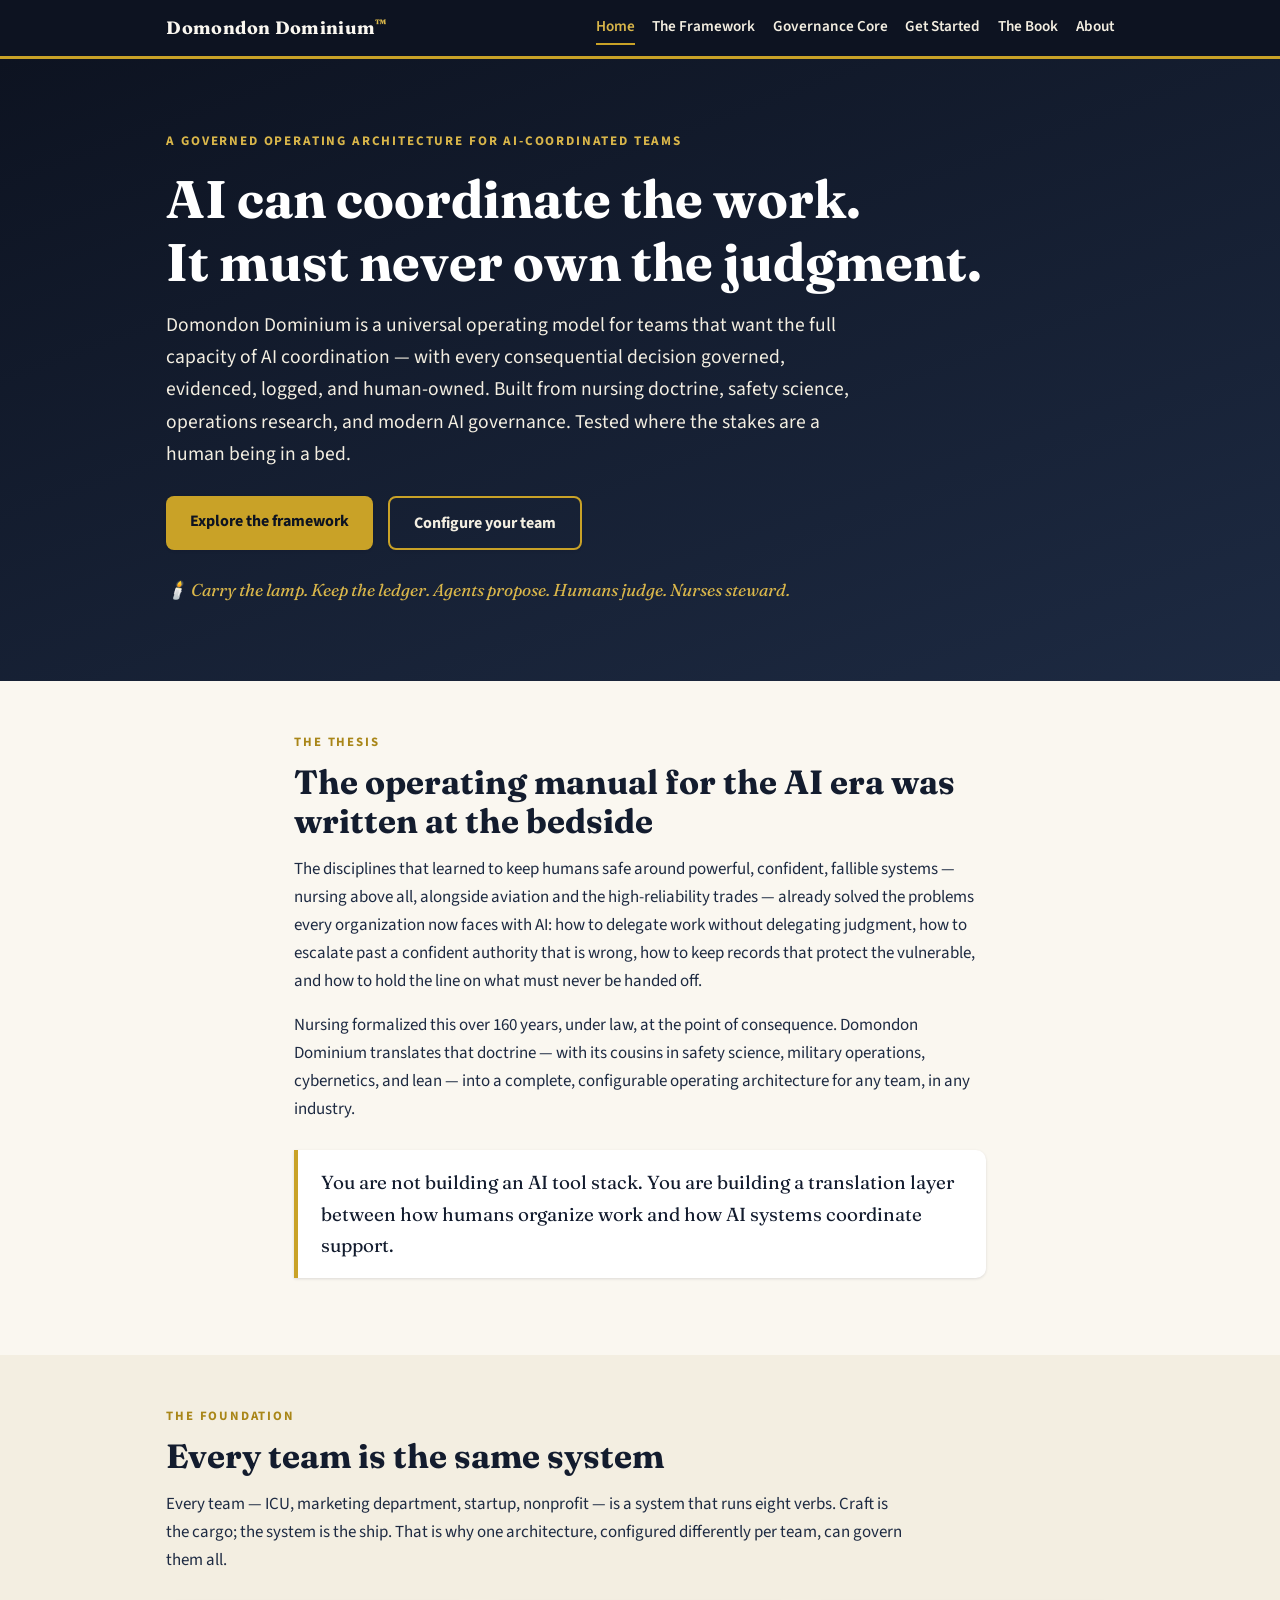
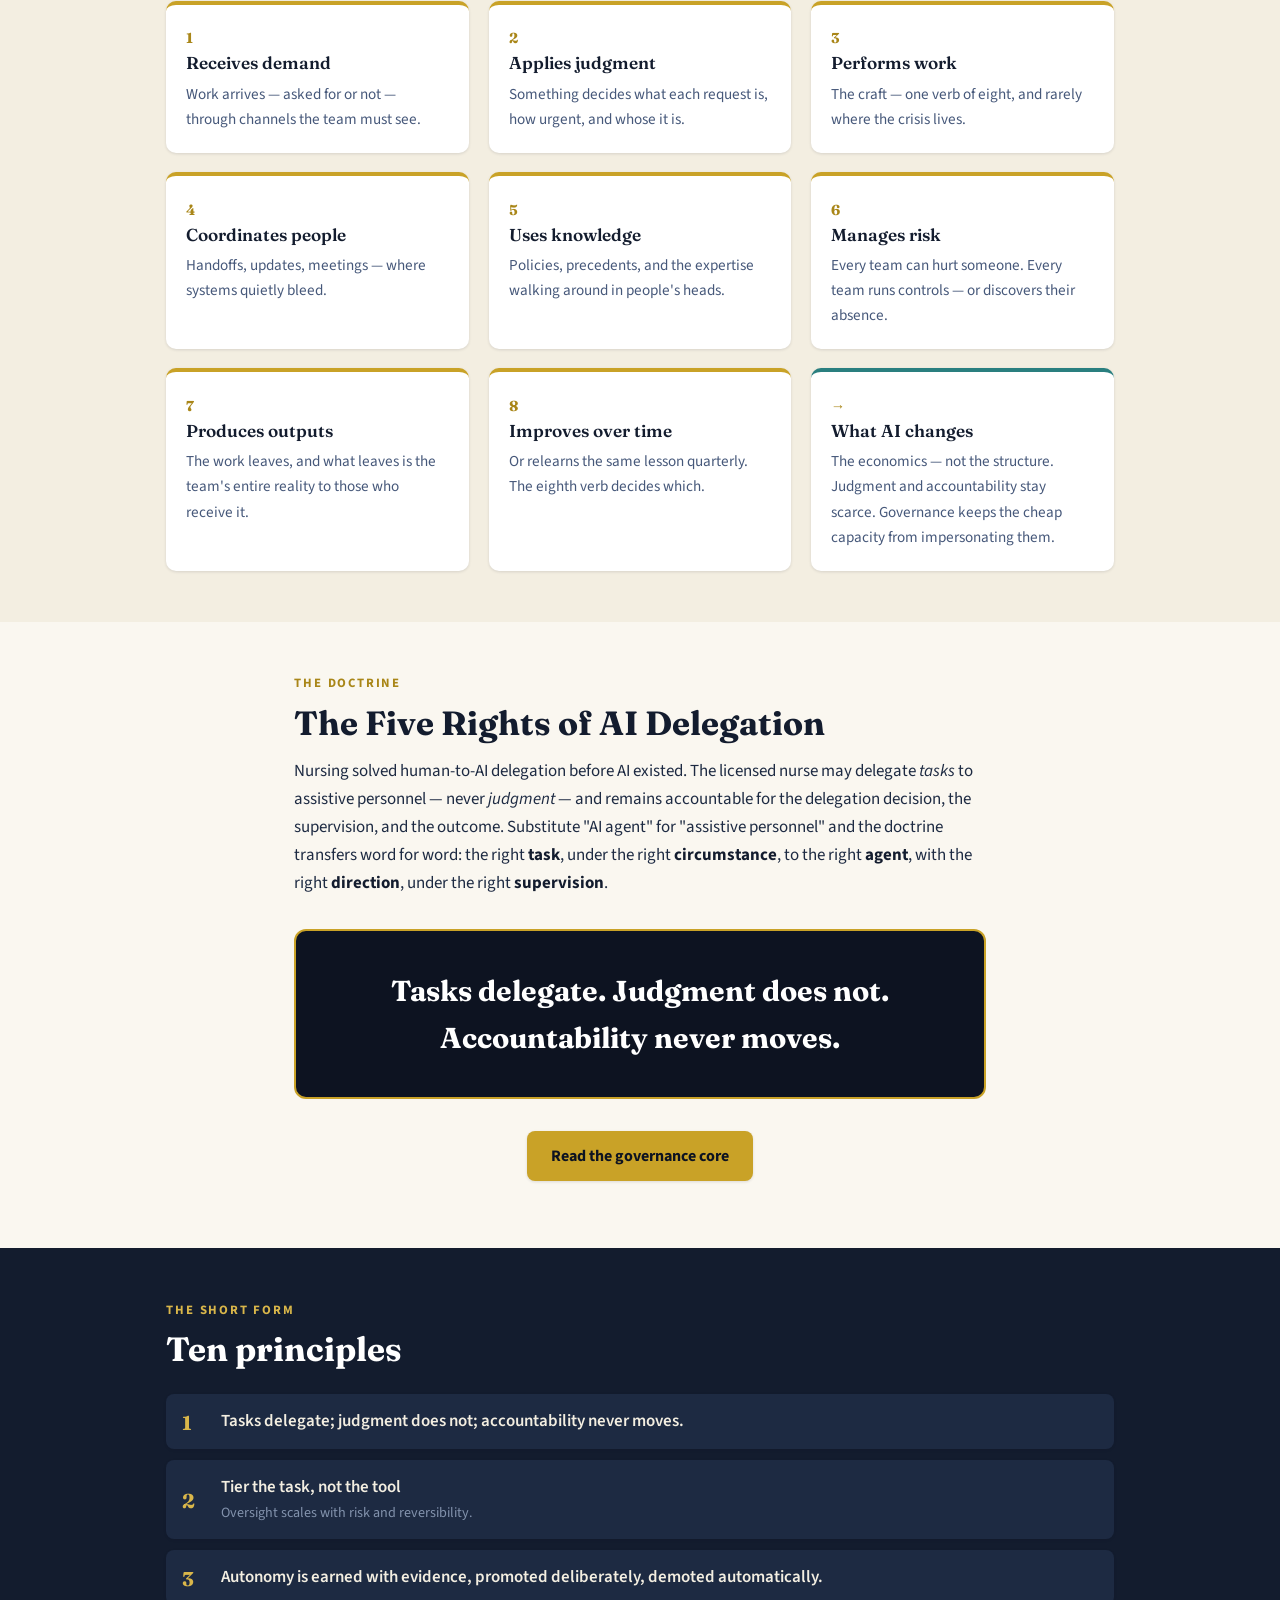
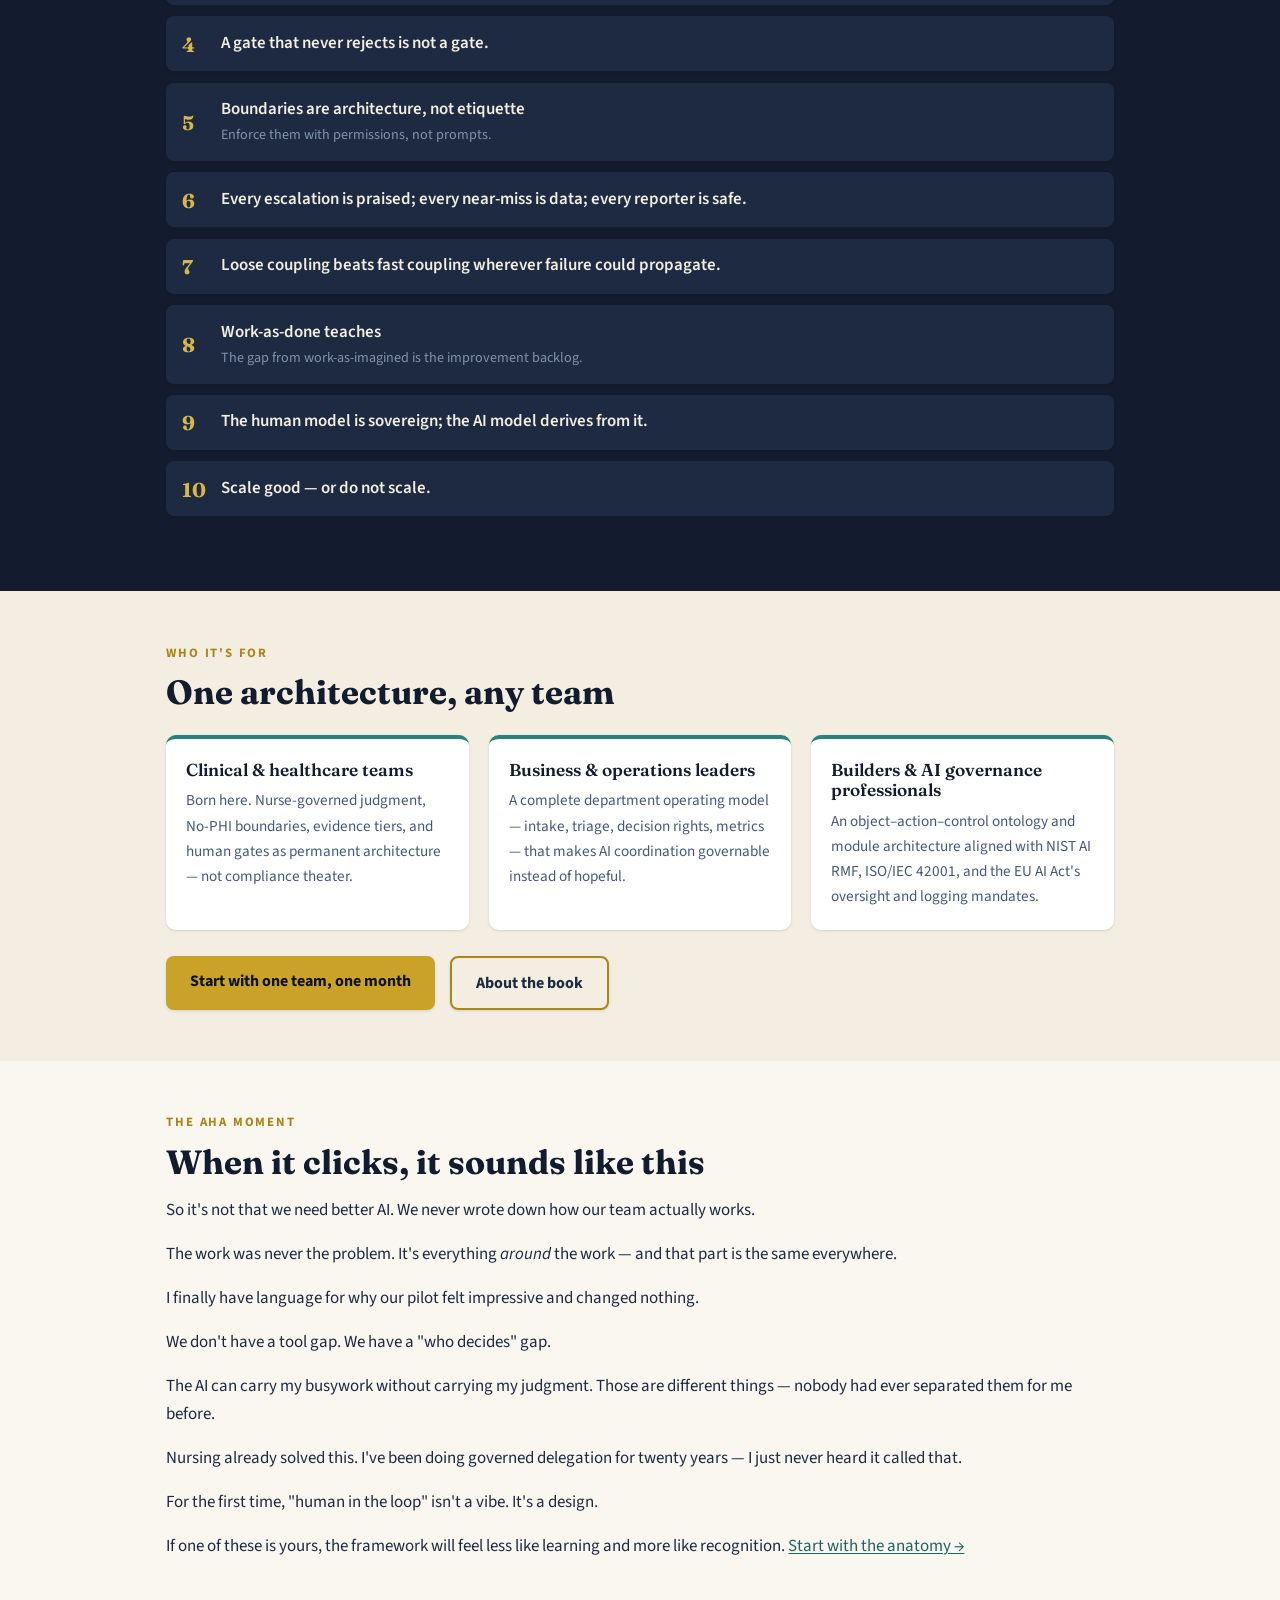
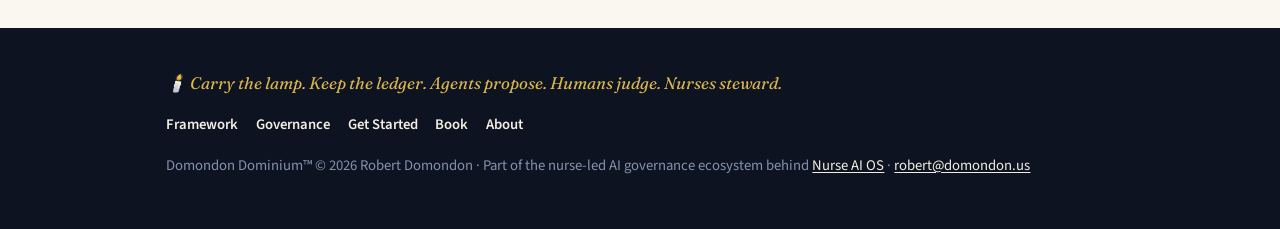
<file: index.html>
<!DOCTYPE html>
<html lang="en">
<head>
<meta charset="utf-8">
<meta name="viewport" content="width=device-width, initial-scale=1">
<title>Domondon Dominium™ — The Governed Operating Architecture for AI-Coordinated Teams</title>
<meta name="description" content="Domondon Dominium is a universal, governed operating architecture for AI-coordinated teams: tasks delegate, judgment does not, accountability never moves. By Robert Domondon, RN, CCRN.">
<link rel="canonical" href="https://domondon-dominium.org/">
<link rel="icon" type="image/svg+xml" href="assets/favicon.svg">
<meta property="og:type" content="website">
<meta property="og:site_name" content="Domondon Dominium">
<meta property="og:title" content="Domondon Dominium™ — The Governed Operating Architecture for AI-Coordinated Teams">
<meta property="og:description" content="Domondon Dominium is a universal, governed operating architecture for AI-coordinated teams: tasks delegate, judgment does not, accountability never moves. By Robert Domondon, RN, CCRN.">
<meta property="og:url" content="https://domondon-dominium.org/">
<meta property="og:image" content="https://domondon-dominium.org/assets/og-image.png">
<meta name="twitter:card" content="summary_large_image">
<link rel="preconnect" href="https://fonts.googleapis.com">
<link rel="preconnect" href="https://fonts.gstatic.com" crossorigin>
<link href="https://fonts.googleapis.com/css2?family=Fraunces:ital,wght@0,400;0,600;0,700;1,400;1,600&family=Source+Sans+3:ital,wght@0,400;0,600;0,700;1,400&display=swap" rel="stylesheet">
<link rel="stylesheet" href="assets/dominium.css">
</head>
<body>

<header class="site-head">
  <div class="wrap">
    <a class="brand" href="index.html">Domondon Dominium<span class="tm">™</span></a>
    <nav class="main" aria-label="Main">
      <a href="index.html" aria-current="page">Home</a>
      <a href="framework.html">The Framework</a>
      <a href="governance.html">Governance Core</a>
      <a href="start.html">Get Started</a>
      <a href="book.html">The Book</a>
      <a href="about.html">About</a>
    </nav>
  </div>
</header>

<main>

<div class="hero">
  <div class="wrap">
    <p class="kicker">A governed operating architecture for AI-coordinated teams</p>
    <h1>AI can coordinate the work.<br>It must never own the judgment.</h1>
    <p class="lede">Domondon Dominium is a universal operating model for teams that want the full capacity of AI coordination — with every consequential decision governed, evidenced, logged, and human-owned. Built from nursing doctrine, safety science, operations research, and modern AI governance. Tested where the stakes are a human being in a bed.</p>
    <div class="btn-row">
      <a class="btn" href="framework.html">Explore the framework</a>
      <a class="btn ghost" href="start.html">Configure your team</a>
    </div>
    <p class="credo">🕯️ Carry the lamp. Keep the ledger. Agents propose. Humans judge. Nurses steward.</p>
  </div>
</div>

<section>
  <div class="wrap narrow">
    <p class="kicker">The thesis</p>
    <h2>The operating manual for the AI era was written at the bedside</h2>
    <p>The disciplines that learned to keep humans safe around powerful, confident, fallible systems — nursing above all, alongside aviation and the high-reliability trades — already solved the problems every organization now faces with AI: how to delegate work without delegating judgment, how to escalate past a confident authority that is wrong, how to keep records that protect the vulnerable, and how to hold the line on what must never be handed off.</p>
    <p>Nursing formalized this over 160 years, under law, at the point of consequence. Domondon Dominium translates that doctrine — with its cousins in safety science, military operations, cybernetics, and lean — into a complete, configurable operating architecture for any team, in any industry.</p>
    <blockquote class="pull">You are not building an AI tool stack. You are building a translation layer between how humans organize work and how AI systems coordinate support.</blockquote>
  </div>
</section>

<section class="alt">
  <div class="wrap">
    <p class="kicker">The foundation</p>
    <h2>Every team is the same system</h2>
    <p class="narrow" style="max-width:46rem">Every team — ICU, marketing department, startup, nonprofit — is a system that runs eight verbs. Craft is the cargo; the system is the ship. That is why one architecture, configured differently per team, can govern them all.</p>
    <div class="grid cols-3" style="margin-top:1.6rem">
      <div class="card"><span class="num">1</span><h3>Receives demand</h3><p>Work arrives — asked for or not — through channels the team must see.</p></div>
      <div class="card"><span class="num">2</span><h3>Applies judgment</h3><p>Something decides what each request is, how urgent, and whose it is.</p></div>
      <div class="card"><span class="num">3</span><h3>Performs work</h3><p>The craft — one verb of eight, and rarely where the crisis lives.</p></div>
      <div class="card"><span class="num">4</span><h3>Coordinates people</h3><p>Handoffs, updates, meetings — where systems quietly bleed.</p></div>
      <div class="card"><span class="num">5</span><h3>Uses knowledge</h3><p>Policies, precedents, and the expertise walking around in people's heads.</p></div>
      <div class="card"><span class="num">6</span><h3>Manages risk</h3><p>Every team can hurt someone. Every team runs controls — or discovers their absence.</p></div>
      <div class="card"><span class="num">7</span><h3>Produces outputs</h3><p>The work leaves, and what leaves is the team's entire reality to those who receive it.</p></div>
      <div class="card"><span class="num">8</span><h3>Improves over time</h3><p>Or relearns the same lesson quarterly. The eighth verb decides which.</p></div>
      <div class="card teal"><span class="num">→</span><h3>What AI changes</h3><p>The economics — not the structure. Judgment and accountability stay scarce. Governance keeps the cheap capacity from impersonating them.</p></div>
    </div>
  </div>
</section>

<section>
  <div class="wrap narrow">
    <p class="kicker">The doctrine</p>
    <h2>The Five Rights of AI Delegation</h2>
    <p>Nursing solved human-to-AI delegation before AI existed. The licensed nurse may delegate <em>tasks</em> to assistive personnel — never <em>judgment</em> — and remains accountable for the delegation decision, the supervision, and the outcome. Substitute "AI agent" for "assistive personnel" and the doctrine transfers word for word: the right <strong>task</strong>, under the right <strong>circumstance</strong>, to the right <strong>agent</strong>, with the right <strong>direction</strong>, under the right <strong>supervision</strong>.</p>
    <div class="invariant">Tasks delegate. Judgment does not.<br>Accountability never moves.</div>
    <p style="text-align:center"><a class="btn" href="governance.html">Read the governance core</a></p>
  </div>
</section>

<section class="dark">
  <div class="wrap">
    <p class="kicker">The short form</p>
    <h2>Ten principles</h2>
    <ol class="principles">
      <li>Tasks delegate; judgment does not; accountability never moves.</li>
      <li>Tier the task, not the tool <small>Oversight scales with risk and reversibility.</small></li>
      <li>Autonomy is earned with evidence, promoted deliberately, demoted automatically.</li>
      <li>A gate that never rejects is not a gate.</li>
      <li>Boundaries are architecture, not etiquette <small>Enforce them with permissions, not prompts.</small></li>
      <li>Every escalation is praised; every near-miss is data; every reporter is safe.</li>
      <li>Loose coupling beats fast coupling wherever failure could propagate.</li>
      <li>Work-as-done teaches <small>The gap from work-as-imagined is the improvement backlog.</small></li>
      <li>The human model is sovereign; the AI model derives from it.</li>
      <li>Scale good — or do not scale.</li>
    </ol>
  </div>
</section>

<section class="alt">
  <div class="wrap">
    <p class="kicker">Who it's for</p>
    <h2>One architecture, any team</h2>
    <div class="grid cols-3" style="margin-top:1.4rem">
      <div class="card teal"><h3>Clinical &amp; healthcare teams</h3><p>Born here. Nurse-governed judgment, No-PHI boundaries, evidence tiers, and human gates as permanent architecture — not compliance theater.</p></div>
      <div class="card teal"><h3>Business &amp; operations leaders</h3><p>A complete department operating model — intake, triage, decision rights, metrics — that makes AI coordination governable instead of hopeful.</p></div>
      <div class="card teal"><h3>Builders &amp; AI governance professionals</h3><p>An object–action–control ontology and module architecture aligned with NIST AI RMF, ISO/IEC 42001, and the EU AI Act's oversight and logging mandates.</p></div>
    </div>
    <div class="btn-row">
      <a class="btn" href="start.html">Start with one team, one month</a>
      <a class="btn ghost" style="color:var(--ink-800);border-color:var(--gold-600)" href="book.html">About the book</a>
    </div>
  </div>
</section>

<section class="aha">
  <div class="wrap">
    <p class="kicker">The aha moment</p>
    <h2>When it clicks, it sounds like this</h2>
    <div class="aha-grid">
      <p class="say">So it's not that we need better AI. We never wrote down how our team actually works.</p>
      <p class="say">The work was never the problem. It's everything <em>around</em> the work — and that part is the same everywhere.</p>
      <p class="say">I finally have language for why our pilot felt impressive and changed nothing.</p>
      <p class="say">We don't have a tool gap. We have a "who decides" gap.</p>
      <p class="say">The AI can carry my busywork without carrying my judgment. Those are different things — nobody had ever separated them for me before.</p>
      <p class="say">Nursing already solved this. I've been doing governed delegation for twenty years — I just never heard it called that.</p>
      <p class="say">For the first time, "human in the loop" isn't a vibe. It's a design.</p>
    </div>
    <p class="after">If one of these is yours, the framework will feel less like learning and more like recognition. <a href="framework.html">Start with the anatomy →</a></p>
  </div>
</section>

</main>

<footer class="site-foot">
  <div class="wrap">
    <p class="credo">🕯️ Carry the lamp. Keep the ledger. Agents propose. Humans judge. Nurses steward.</p>
    <nav aria-label="Footer">
      <a href="framework.html">Framework</a>
      <a href="governance.html">Governance</a>
      <a href="start.html">Get Started</a>
      <a href="book.html">Book</a>
      <a href="about.html">About</a>
    </nav>
    <p>Domondon Dominium™ © 2026 Robert Domondon · Part of the nurse-led AI governance ecosystem behind <a href="https://nurse-ai-os.org" target="_blank" rel="noopener">Nurse AI OS</a> · <a href="mailto:robert@domondon.us">robert@domondon.us</a></p>
  </div>
</footer>

</body>
</html>
</file>
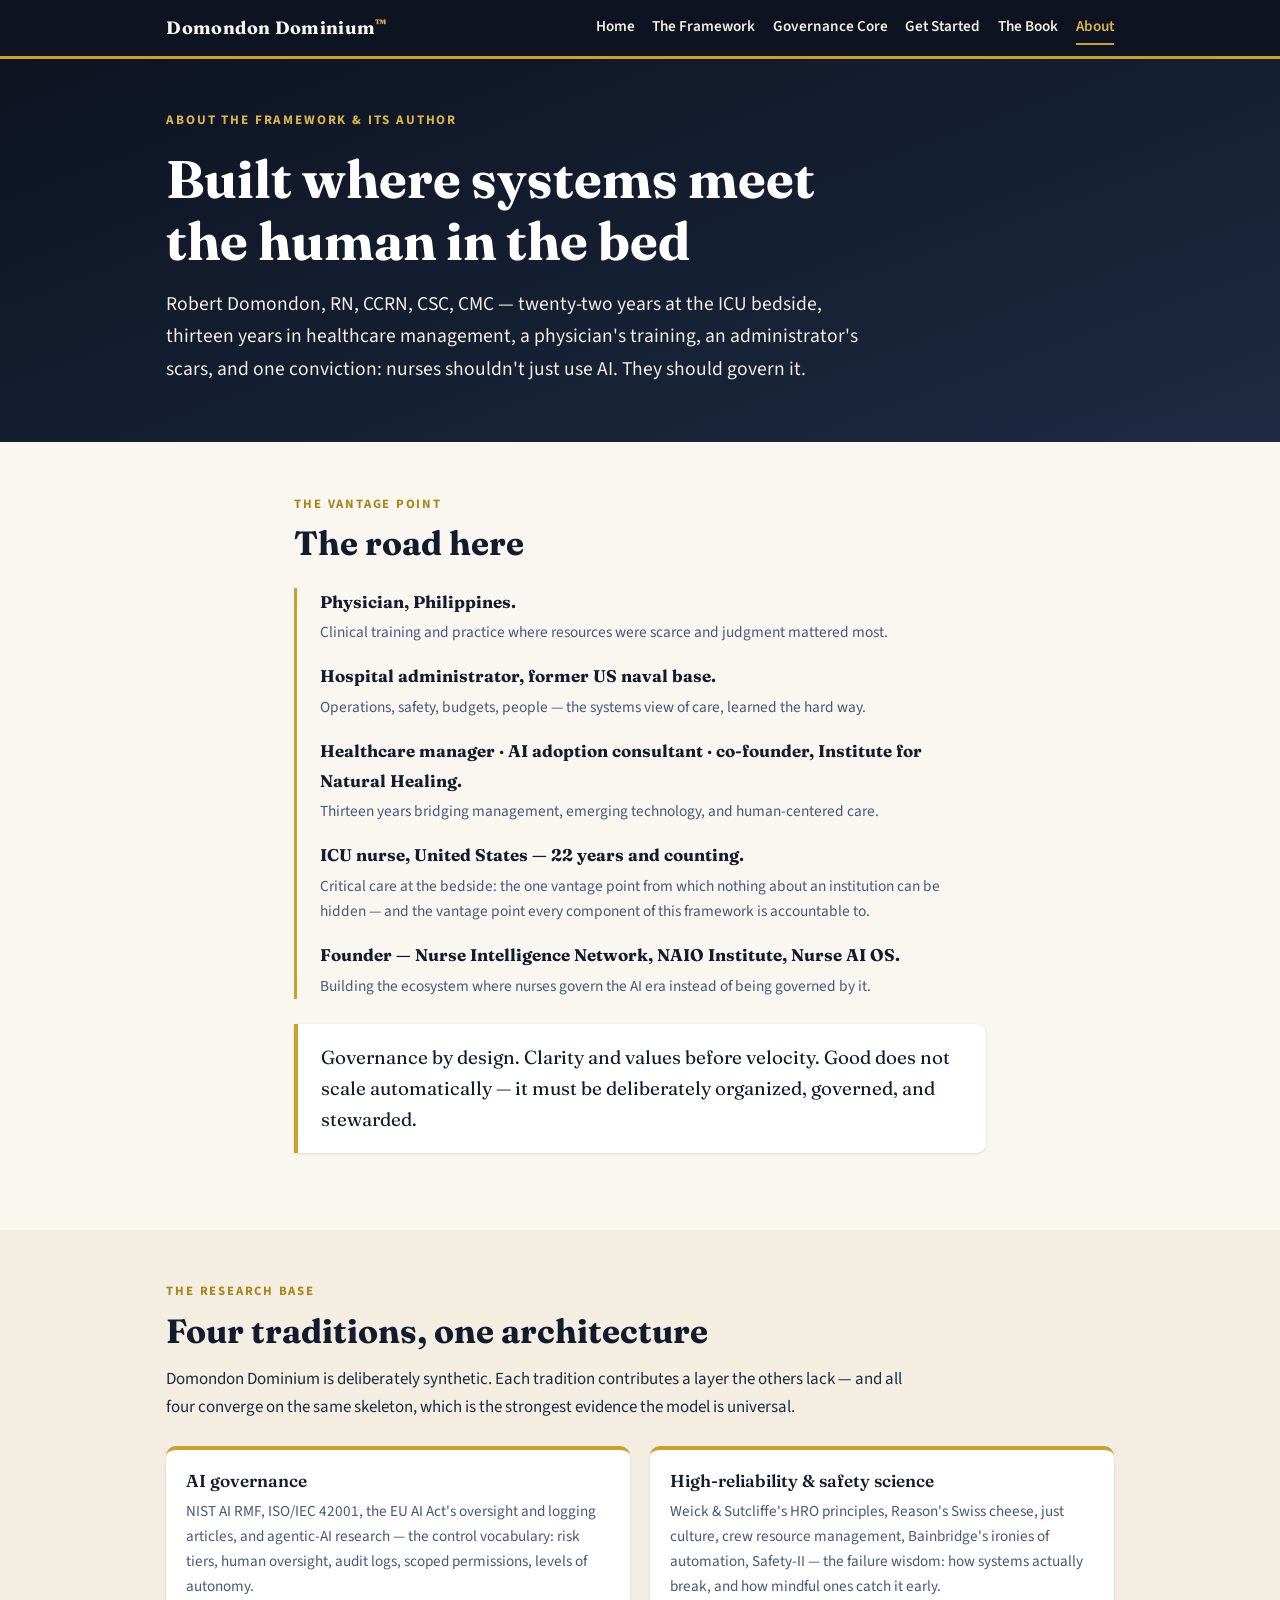
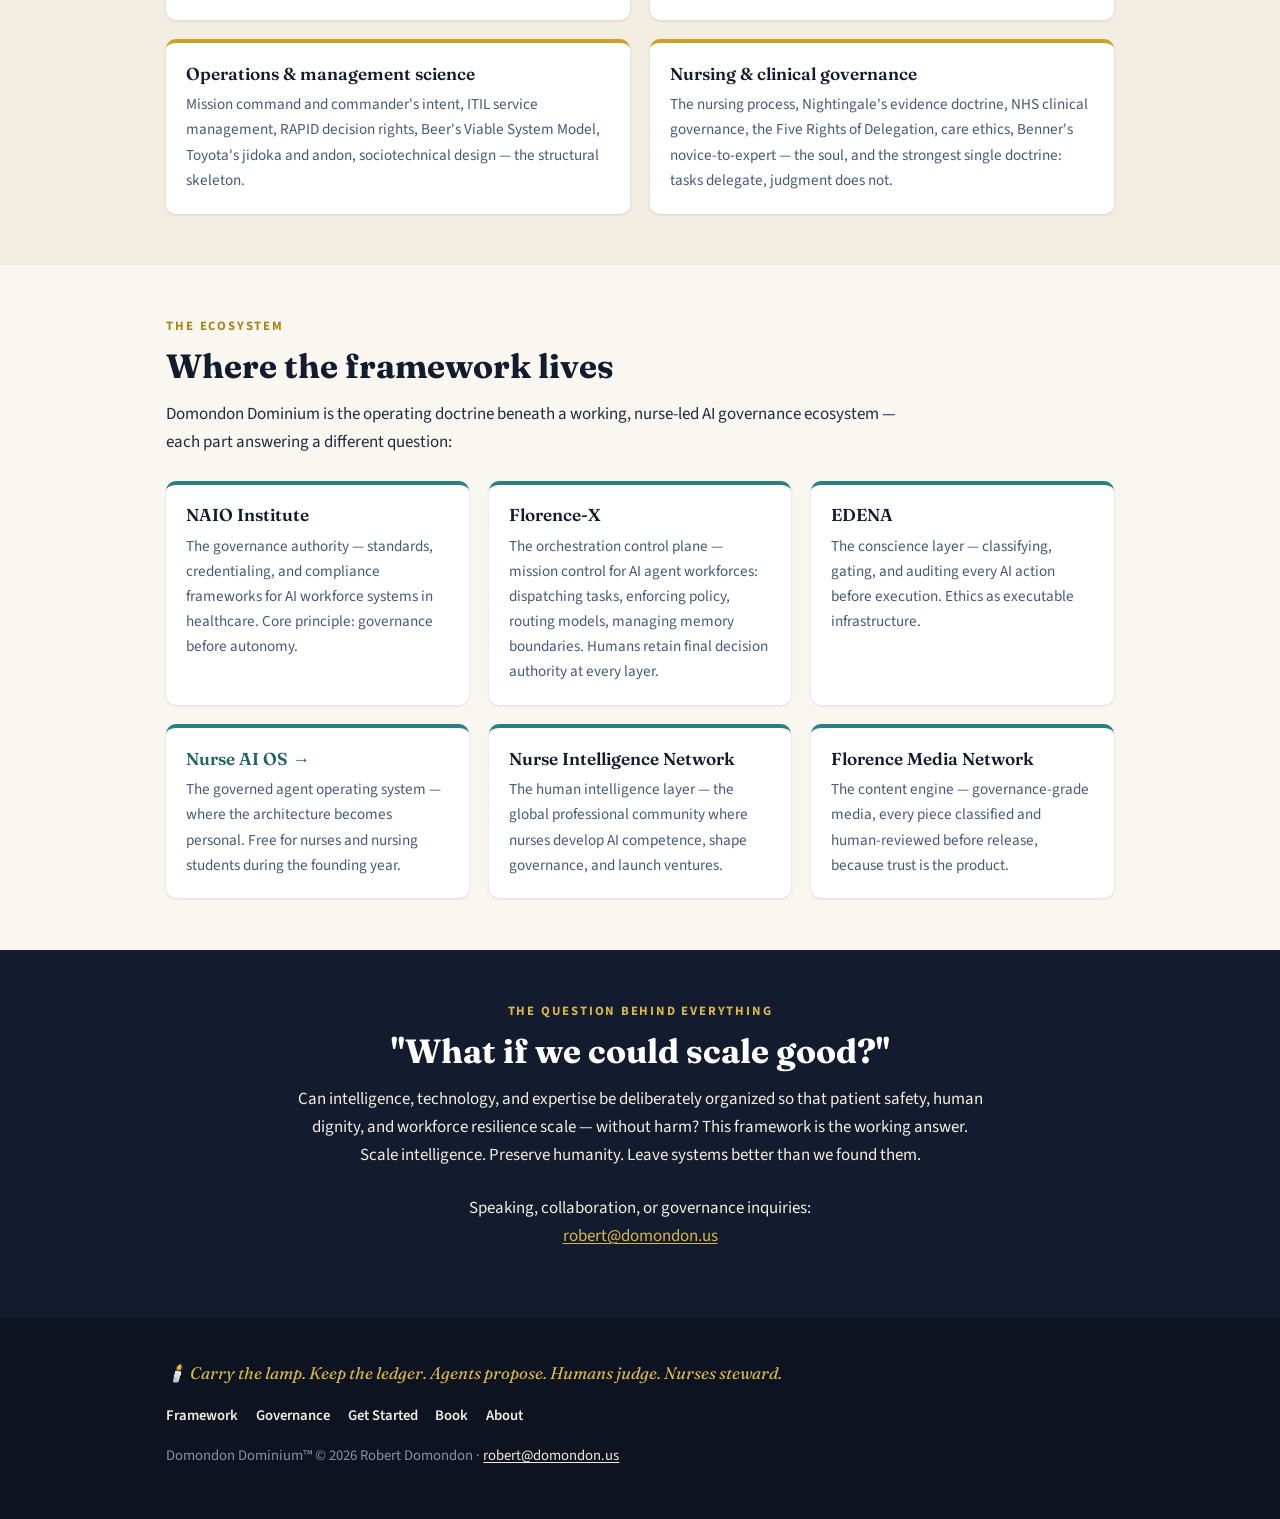
<file: about.html>
<!DOCTYPE html>
<html lang="en">
<head>
<meta charset="utf-8">
<meta name="viewport" content="width=device-width, initial-scale=1">
<title>About — Domondon Dominium™</title>
<meta name="description" content="Robert Domondon, RN, CCRN — the vantage point behind the framework, the four research traditions it stands on, and the nurse-led AI governance ecosystem it anchors.">
<link rel="canonical" href="https://domondon-dominium.org/about.html">
<link rel="icon" type="image/svg+xml" href="assets/favicon.svg">
<meta property="og:type" content="website">
<meta property="og:site_name" content="Domondon Dominium">
<meta property="og:title" content="About — Robert Domondon and the four traditions">
<meta property="og:description" content="Robert Domondon, RN, CCRN — the vantage point behind the framework, the four research traditions it stands on, and the nurse-led AI governance ecosystem it anchors.">
<meta property="og:url" content="https://domondon-dominium.org/about.html">
<meta property="og:image" content="https://domondon-dominium.org/assets/og-image.png">
<meta name="twitter:card" content="summary_large_image">
<link rel="preconnect" href="https://fonts.googleapis.com">
<link rel="preconnect" href="https://fonts.gstatic.com" crossorigin>
<link href="https://fonts.googleapis.com/css2?family=Fraunces:ital,wght@0,400;0,600;0,700;1,400;1,600&family=Source+Sans+3:ital,wght@0,400;0,600;0,700;1,400&display=swap" rel="stylesheet">
<link rel="stylesheet" href="assets/dominium.css">
</head>
<body>

<header class="site-head">
  <div class="wrap">
    <a class="brand" href="index.html">Domondon Dominium<span class="tm">™</span></a>
    <nav class="main" aria-label="Main">
      <a href="index.html">Home</a>
      <a href="framework.html">The Framework</a>
      <a href="governance.html">Governance Core</a>
      <a href="start.html">Get Started</a>
      <a href="book.html">The Book</a>
      <a href="about.html" aria-current="page">About</a>
    </nav>
  </div>
</header>

<main>

<div class="hero page-hero">
  <div class="wrap">
    <p class="kicker">About the framework &amp; its author</p>
    <h1>Built where systems meet<br>the human in the bed</h1>
    <p class="lede">Robert Domondon, RN, CCRN, CSC, CMC — twenty-two years at the ICU bedside, thirteen years in healthcare management, a physician's training, an administrator's scars, and one conviction: nurses shouldn't just use AI. They should govern it.</p>
  </div>
</div>

<section>
  <div class="wrap narrow">
    <p class="kicker">The vantage point</p>
    <h2>The road here</h2>
    <div class="steps">
      <div class="step"><strong>Physician, Philippines.</strong><p>Clinical training and practice where resources were scarce and judgment mattered most.</p></div>
      <div class="step"><strong>Hospital administrator, former US naval base.</strong><p>Operations, safety, budgets, people — the systems view of care, learned the hard way.</p></div>
      <div class="step"><strong>Healthcare manager · AI adoption consultant · co-founder, Institute for Natural Healing.</strong><p>Thirteen years bridging management, emerging technology, and human-centered care.</p></div>
      <div class="step"><strong>ICU nurse, United States — 22 years and counting.</strong><p>Critical care at the bedside: the one vantage point from which nothing about an institution can be hidden — and the vantage point every component of this framework is accountable to.</p></div>
      <div class="step"><strong>Founder — Nurse Intelligence Network, NAIO Institute, Nurse AI OS.</strong><p>Building the ecosystem where nurses govern the AI era instead of being governed by it.</p></div>
    </div>
    <blockquote class="pull">Governance by design. Clarity and values before velocity. Good does not scale automatically — it must be deliberately organized, governed, and stewarded.</blockquote>
  </div>
</section>

<section class="alt">
  <div class="wrap">
    <p class="kicker">The research base</p>
    <h2>Four traditions, one architecture</h2>
    <p class="narrow" style="max-width:46rem">Domondon Dominium is deliberately synthetic. Each tradition contributes a layer the others lack — and all four converge on the same skeleton, which is the strongest evidence the model is universal.</p>
    <div class="grid cols-2" style="margin-top:1.5rem">
      <div class="card"><h3>AI governance</h3><p>NIST AI RMF, ISO/IEC 42001, the EU AI Act's oversight and logging articles, and agentic-AI research — the control vocabulary: risk tiers, human oversight, audit logs, scoped permissions, levels of autonomy.</p></div>
      <div class="card"><h3>High-reliability &amp; safety science</h3><p>Weick &amp; Sutcliffe's HRO principles, Reason's Swiss cheese, just culture, crew resource management, Bainbridge's ironies of automation, Safety-II — the failure wisdom: how systems actually break, and how mindful ones catch it early.</p></div>
      <div class="card"><h3>Operations &amp; management science</h3><p>Mission command and commander's intent, ITIL service management, RAPID decision rights, Beer's Viable System Model, Toyota's jidoka and andon, sociotechnical design — the structural skeleton.</p></div>
      <div class="card"><h3>Nursing &amp; clinical governance</h3><p>The nursing process, Nightingale's evidence doctrine, NHS clinical governance, the Five Rights of Delegation, care ethics, Benner's novice-to-expert — the soul, and the strongest single doctrine: tasks delegate, judgment does not.</p></div>
    </div>
  </div>
</section>

<section>
  <div class="wrap">
    <p class="kicker">The ecosystem</p>
    <h2>Where the framework lives</h2>
    <p class="narrow" style="max-width:46rem">Domondon Dominium is the operating doctrine beneath a working, nurse-led AI governance ecosystem — each part answering a different question:</p>
    <div class="grid cols-3" style="margin-top:1.5rem">
      <div class="card teal"><h3>NAIO Institute</h3><p>The governance authority — standards, credentialing, and compliance frameworks for AI workforce systems in healthcare. Core principle: governance before autonomy.</p></div>
      <div class="card teal"><h3>Florence-X</h3><p>The orchestration control plane — mission control for AI agent workforces: dispatching tasks, enforcing policy, routing models, managing memory boundaries. Humans retain final decision authority at every layer.</p></div>
      <div class="card teal"><h3>EDENA</h3><p>The conscience layer — classifying, gating, and auditing every AI action before execution. Ethics as executable infrastructure.</p></div>
      <div class="card teal"><h3><a href="https://nurse-ai-os.org" target="_blank" rel="noopener" style="text-decoration:none">Nurse AI OS →</a></h3><p>The governed agent operating system — where the architecture becomes personal. Free for nurses and nursing students during the founding year.</p></div>
      <div class="card teal"><h3>Nurse Intelligence Network</h3><p>The human intelligence layer — the global professional community where nurses develop AI competence, shape governance, and launch ventures.</p></div>
      <div class="card teal"><h3>Florence Media Network</h3><p>The content engine — governance-grade media, every piece classified and human-reviewed before release, because trust is the product.</p></div>
    </div>
  </div>
</section>

<section class="dark">
  <div class="wrap narrow" style="text-align:center">
    <p class="kicker">The question behind everything</p>
    <h2>"What if we could scale good?"</h2>
    <p>Can intelligence, technology, and expertise be deliberately organized so that patient safety, human dignity, and workforce resilience scale — without harm? This framework is the working answer. Scale intelligence. Preserve humanity. Leave systems better than we found them.</p>
    <p style="margin-top:1.6rem">Speaking, collaboration, or governance inquiries:<br><a href="mailto:robert@domondon.us">robert@domondon.us</a></p>
  </div>
</section>

</main>

<footer class="site-foot">
  <div class="wrap">
    <p class="credo">🕯️ Carry the lamp. Keep the ledger. Agents propose. Humans judge. Nurses steward.</p>
    <nav aria-label="Footer">
      <a href="framework.html">Framework</a>
      <a href="governance.html">Governance</a>
      <a href="start.html">Get Started</a>
      <a href="book.html">Book</a>
      <a href="about.html">About</a>
    </nav>
    <p>Domondon Dominium™ © 2026 Robert Domondon · <a href="mailto:robert@domondon.us">robert@domondon.us</a></p>
  </div>
</footer>

</body>
</html>
</file>
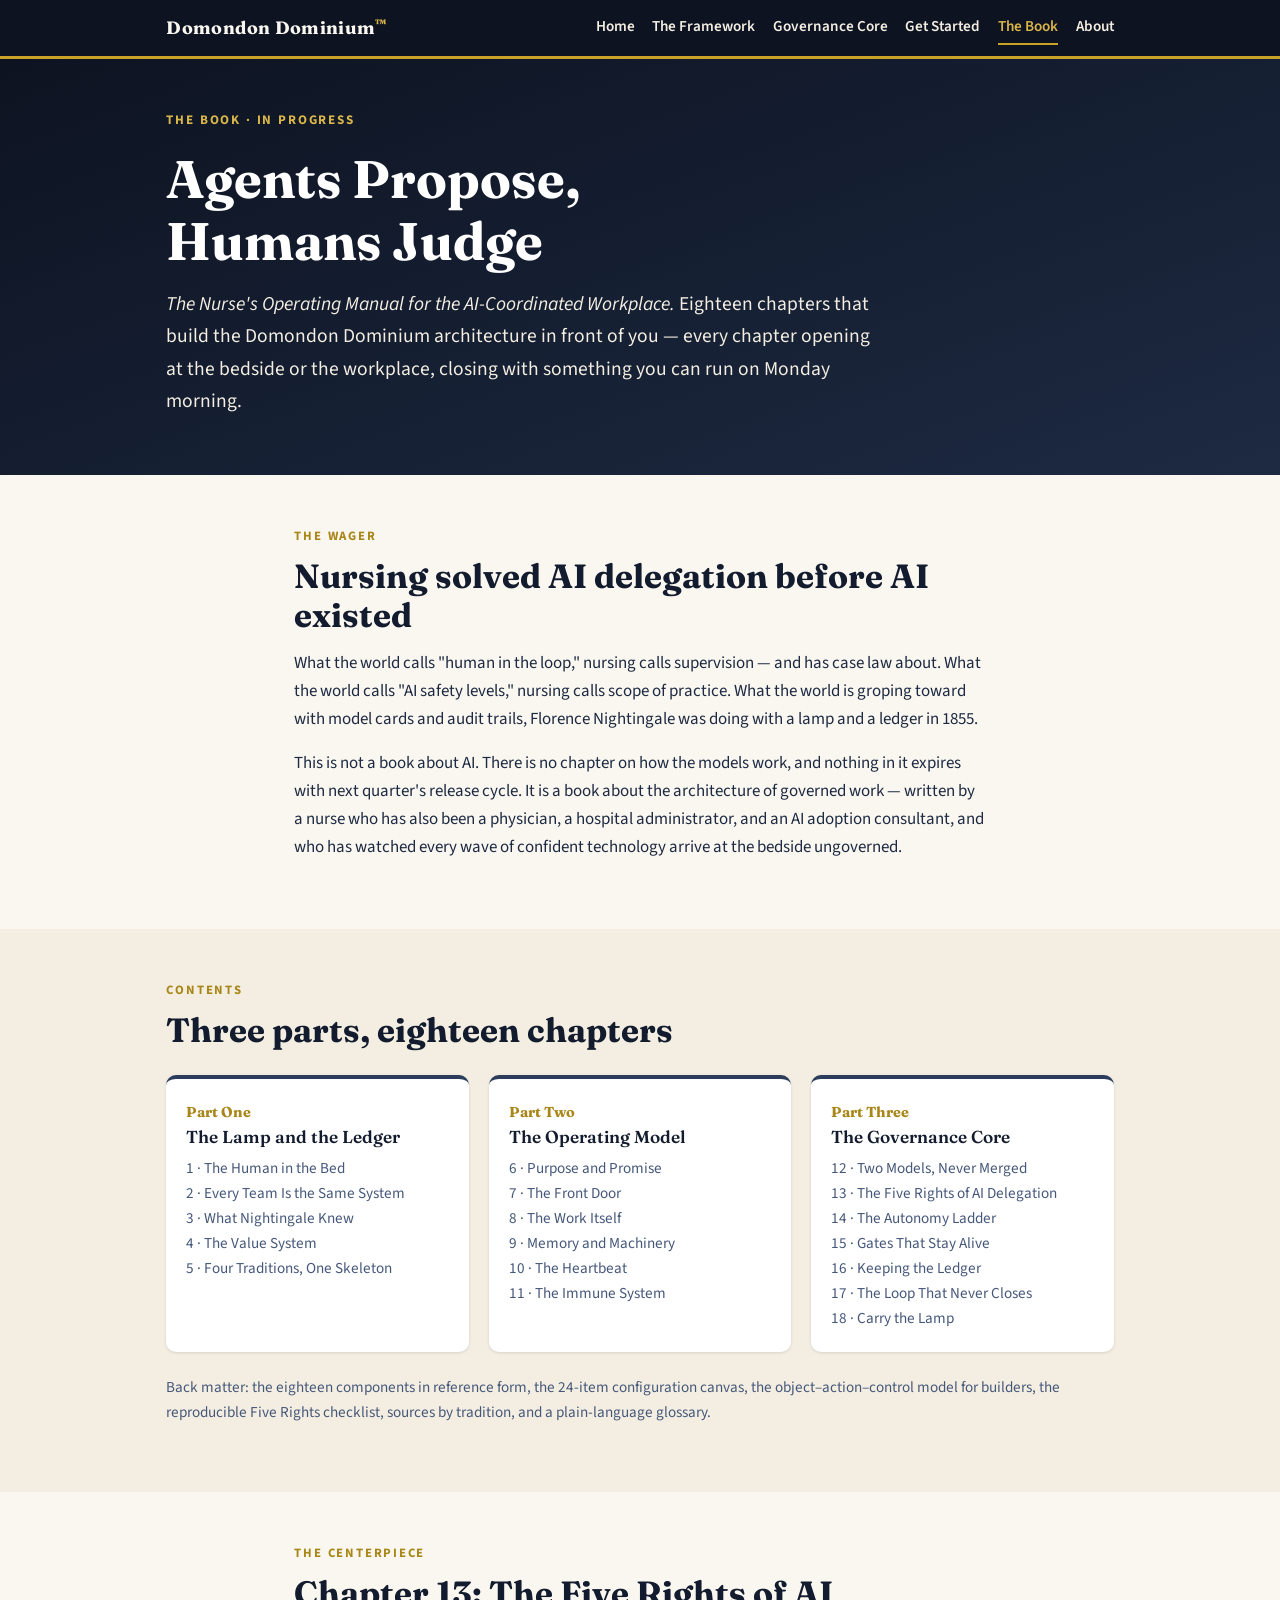
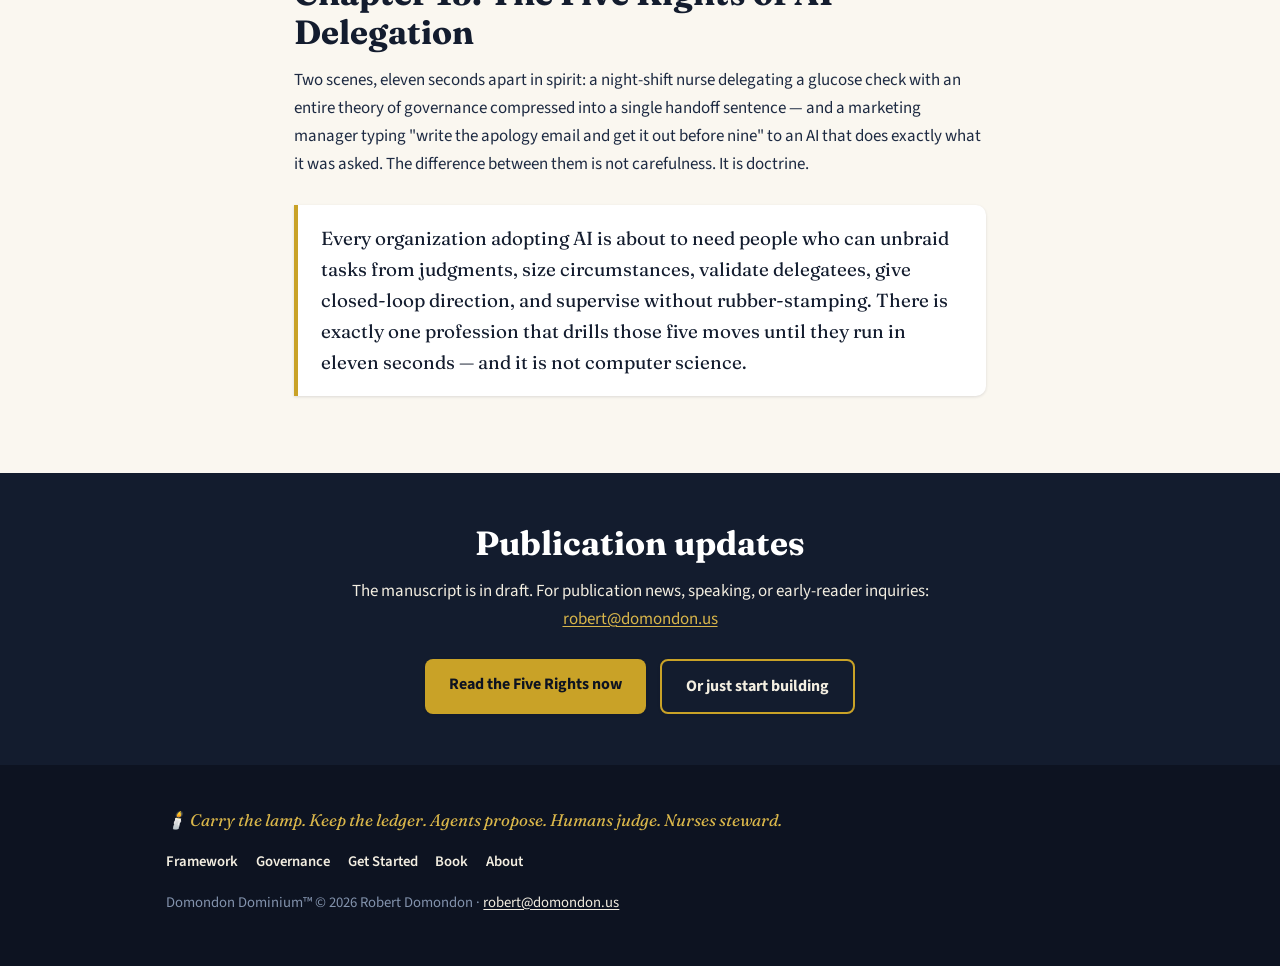
<file: book.html>
<!DOCTYPE html>
<html lang="en">
<head>
<meta charset="utf-8">
<meta name="viewport" content="width=device-width, initial-scale=1">
<title>The Book — Agents Propose, Humans Judge — Domondon Dominium™</title>
<meta name="description" content="Agents Propose, Humans Judge: The Nurse's Operating Manual for the AI-Coordinated Workplace — the book of the Domondon Dominium framework, by Robert Domondon.">
<link rel="canonical" href="https://domondon-dominium.org/book.html">
<link rel="icon" type="image/svg+xml" href="assets/favicon.svg">
<meta property="og:type" content="website">
<meta property="og:site_name" content="Domondon Dominium">
<meta property="og:title" content="Agents Propose, Humans Judge — the book">
<meta property="og:description" content="Agents Propose, Humans Judge: The Nurse's Operating Manual for the AI-Coordinated Workplace — the book of the Domondon Dominium framework, by Robert Domondon.">
<meta property="og:url" content="https://domondon-dominium.org/book.html">
<meta property="og:image" content="https://domondon-dominium.org/assets/og-image.png">
<meta name="twitter:card" content="summary_large_image">
<link rel="preconnect" href="https://fonts.googleapis.com">
<link rel="preconnect" href="https://fonts.gstatic.com" crossorigin>
<link href="https://fonts.googleapis.com/css2?family=Fraunces:ital,wght@0,400;0,600;0,700;1,400;1,600&family=Source+Sans+3:ital,wght@0,400;0,600;0,700;1,400&display=swap" rel="stylesheet">
<link rel="stylesheet" href="assets/dominium.css">
</head>
<body>

<header class="site-head">
  <div class="wrap">
    <a class="brand" href="index.html">Domondon Dominium<span class="tm">™</span></a>
    <nav class="main" aria-label="Main">
      <a href="index.html">Home</a>
      <a href="framework.html">The Framework</a>
      <a href="governance.html">Governance Core</a>
      <a href="start.html">Get Started</a>
      <a href="book.html" aria-current="page">The Book</a>
      <a href="about.html">About</a>
    </nav>
  </div>
</header>

<main>

<div class="hero page-hero">
  <div class="wrap">
    <p class="kicker">The book · in progress</p>
    <h1>Agents Propose,<br>Humans Judge</h1>
    <p class="lede"><em>The Nurse's Operating Manual for the AI-Coordinated Workplace.</em> Eighteen chapters that build the Domondon Dominium architecture in front of you — every chapter opening at the bedside or the workplace, closing with something you can run on Monday morning.</p>
  </div>
</div>

<section>
  <div class="wrap narrow">
    <p class="kicker">The wager</p>
    <h2>Nursing solved AI delegation before AI existed</h2>
    <p>What the world calls "human in the loop," nursing calls supervision — and has case law about. What the world calls "AI safety levels," nursing calls scope of practice. What the world is groping toward with model cards and audit trails, Florence Nightingale was doing with a lamp and a ledger in 1855.</p>
    <p>This is not a book about AI. There is no chapter on how the models work, and nothing in it expires with next quarter's release cycle. It is a book about the architecture of governed work — written by a nurse who has also been a physician, a hospital administrator, and an AI adoption consultant, and who has watched every wave of confident technology arrive at the bedside ungoverned.</p>
  </div>
</section>

<section class="alt">
  <div class="wrap">
    <p class="kicker">Contents</p>
    <h2>Three parts, eighteen chapters</h2>
    <div class="grid cols-3" style="margin-top:1.5rem">
      <div class="card ink">
        <span class="num">Part One</span>
        <h3>The Lamp and the Ledger</h3>
        <p>1 · The Human in the Bed<br>
           2 · Every Team Is the Same System<br>
           3 · What Nightingale Knew<br>
           4 · The Value System<br>
           5 · Four Traditions, One Skeleton</p>
      </div>
      <div class="card ink">
        <span class="num">Part Two</span>
        <h3>The Operating Model</h3>
        <p>6 · Purpose and Promise<br>
           7 · The Front Door<br>
           8 · The Work Itself<br>
           9 · Memory and Machinery<br>
           10 · The Heartbeat<br>
           11 · The Immune System</p>
      </div>
      <div class="card ink">
        <span class="num">Part Three</span>
        <h3>The Governance Core</h3>
        <p>12 · Two Models, Never Merged<br>
           13 · The Five Rights of AI Delegation<br>
           14 · The Autonomy Ladder<br>
           15 · Gates That Stay Alive<br>
           16 · Keeping the Ledger<br>
           17 · The Loop That Never Closes<br>
           18 · Carry the Lamp</p>
      </div>
    </div>
    <p style="margin-top:1.4rem;color:var(--ink-600);font-size:.95rem">Back matter: the eighteen components in reference form, the 24-item configuration canvas, the object–action–control model for builders, the reproducible Five Rights checklist, sources by tradition, and a plain-language glossary.</p>
  </div>
</section>

<section>
  <div class="wrap narrow">
    <p class="kicker">The centerpiece</p>
    <h2>Chapter 13: The Five Rights of AI Delegation</h2>
    <p>Two scenes, eleven seconds apart in spirit: a night-shift nurse delegating a glucose check with an entire theory of governance compressed into a single handoff sentence — and a marketing manager typing "write the apology email and get it out before nine" to an AI that does exactly what it was asked. The difference between them is not carefulness. It is doctrine.</p>
    <blockquote class="pull">Every organization adopting AI is about to need people who can unbraid tasks from judgments, size circumstances, validate delegatees, give closed-loop direction, and supervise without rubber-stamping. There is exactly one profession that drills those five moves until they run in eleven seconds — and it is not computer science.</blockquote>
  </div>
</section>

<section class="dark">
  <div class="wrap narrow" style="text-align:center">
    <h2>Publication updates</h2>
    <p>The manuscript is in draft. For publication news, speaking, or early-reader inquiries: <a href="mailto:robert@domondon.us">robert@domondon.us</a></p>
    <div class="btn-row" style="justify-content:center">
      <a class="btn" href="governance.html">Read the Five Rights now</a>
      <a class="btn ghost" href="start.html">Or just start building</a>
    </div>
  </div>
</section>

</main>

<footer class="site-foot">
  <div class="wrap">
    <p class="credo">🕯️ Carry the lamp. Keep the ledger. Agents propose. Humans judge. Nurses steward.</p>
    <nav aria-label="Footer">
      <a href="framework.html">Framework</a>
      <a href="governance.html">Governance</a>
      <a href="start.html">Get Started</a>
      <a href="book.html">Book</a>
      <a href="about.html">About</a>
    </nav>
    <p>Domondon Dominium™ © 2026 Robert Domondon · <a href="mailto:robert@domondon.us">robert@domondon.us</a></p>
  </div>
</footer>

</body>
</html>
</file>
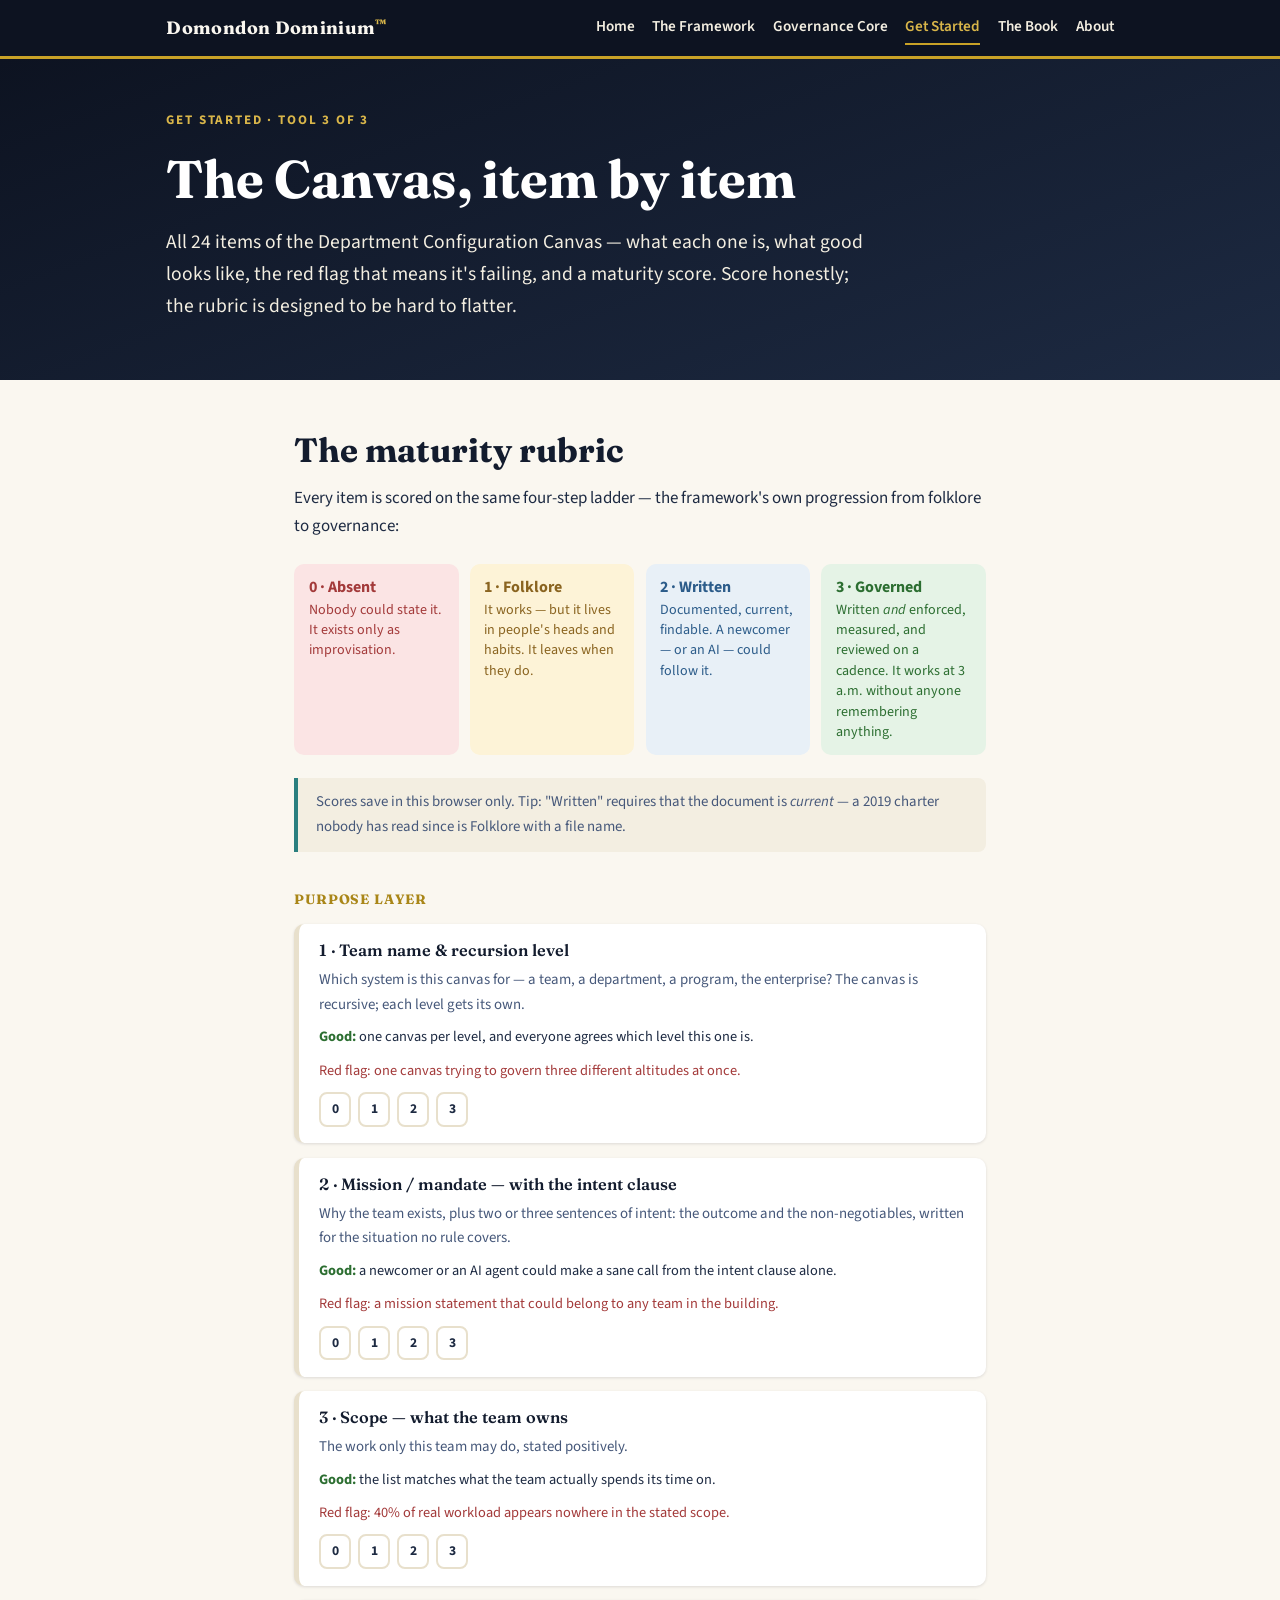
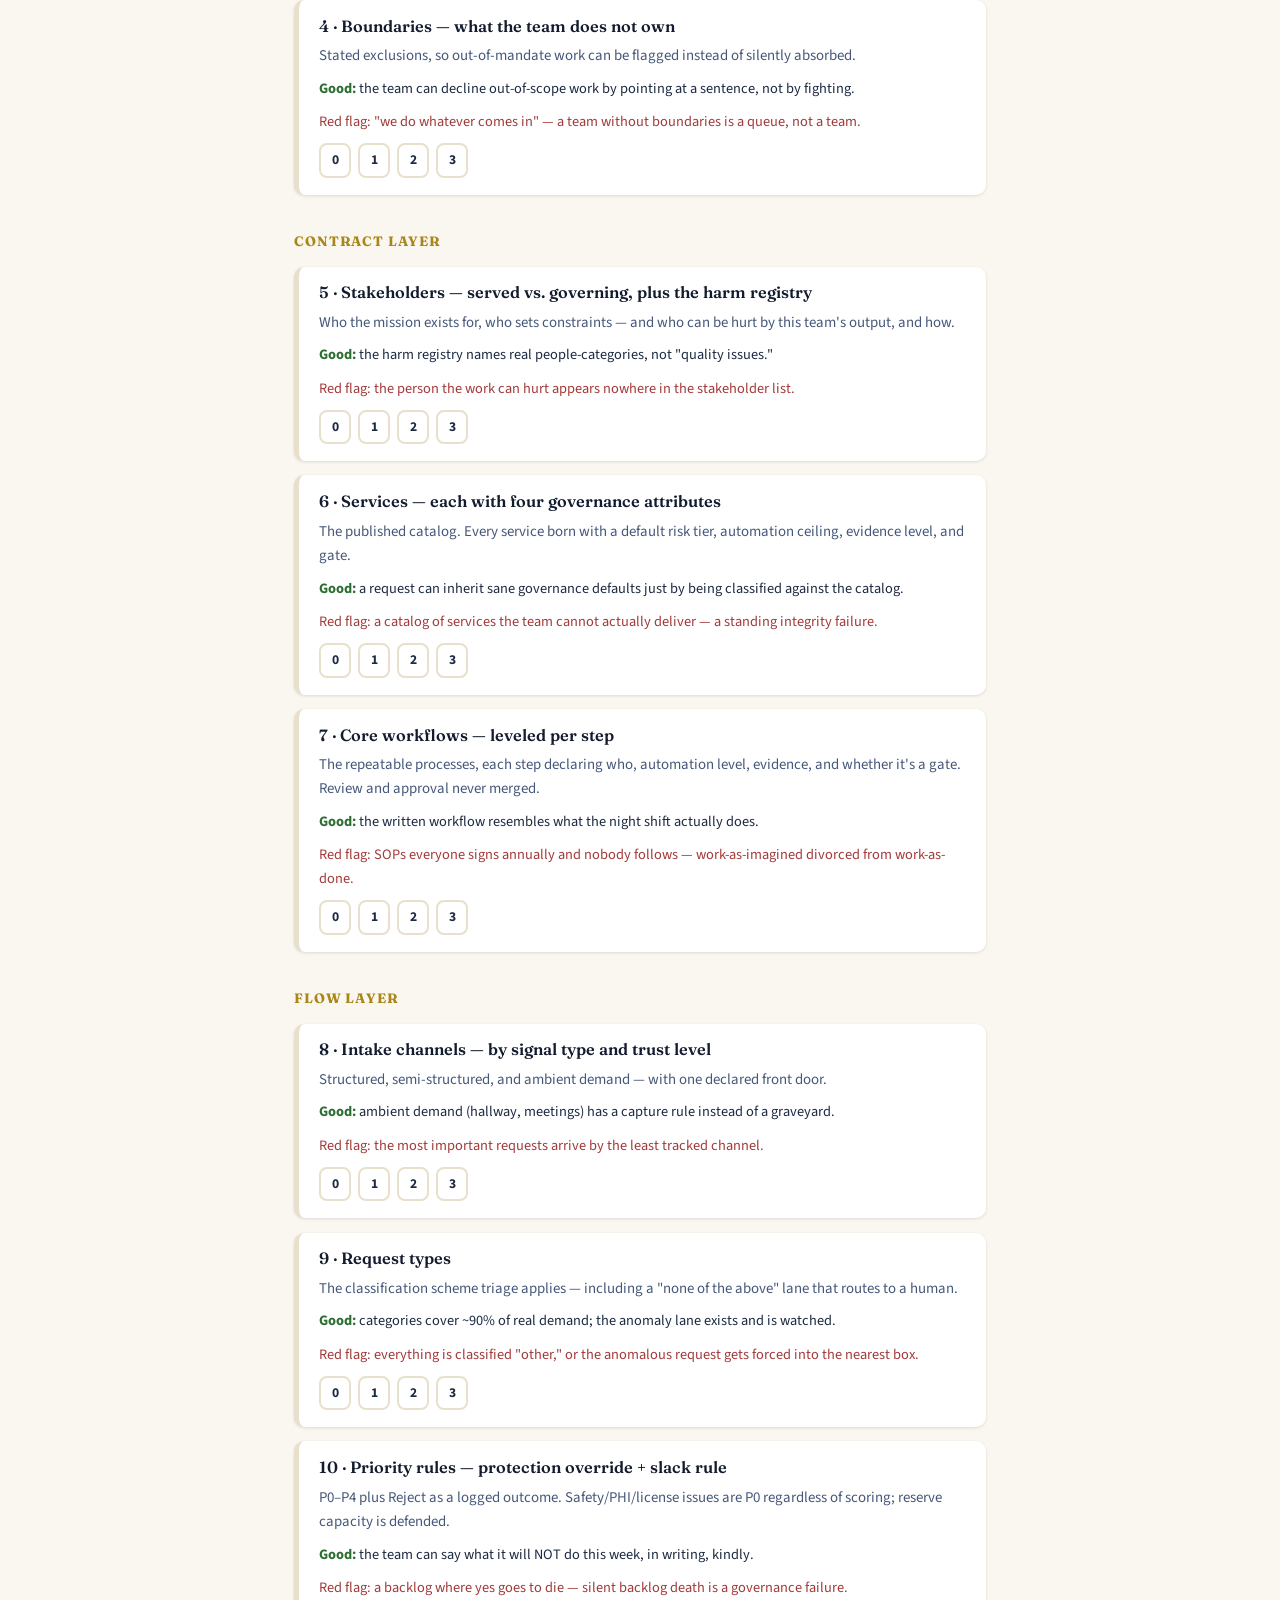
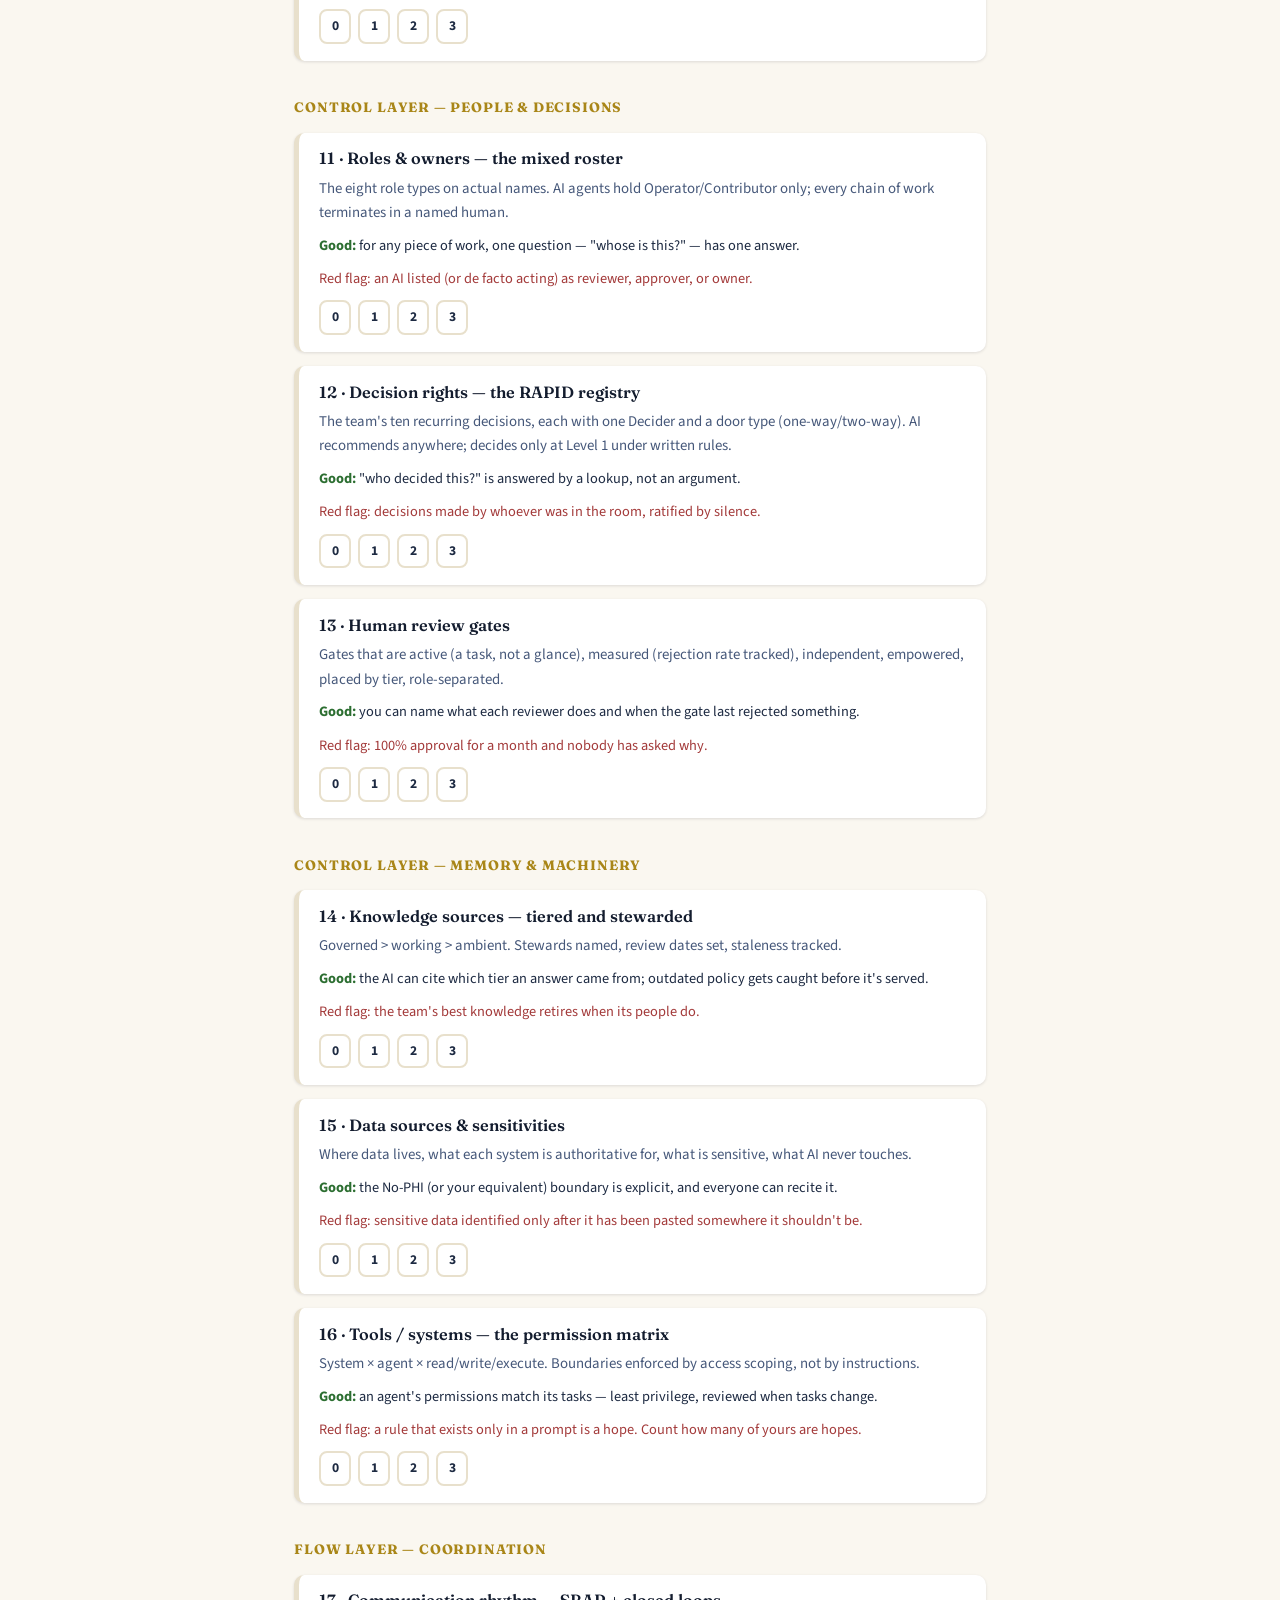
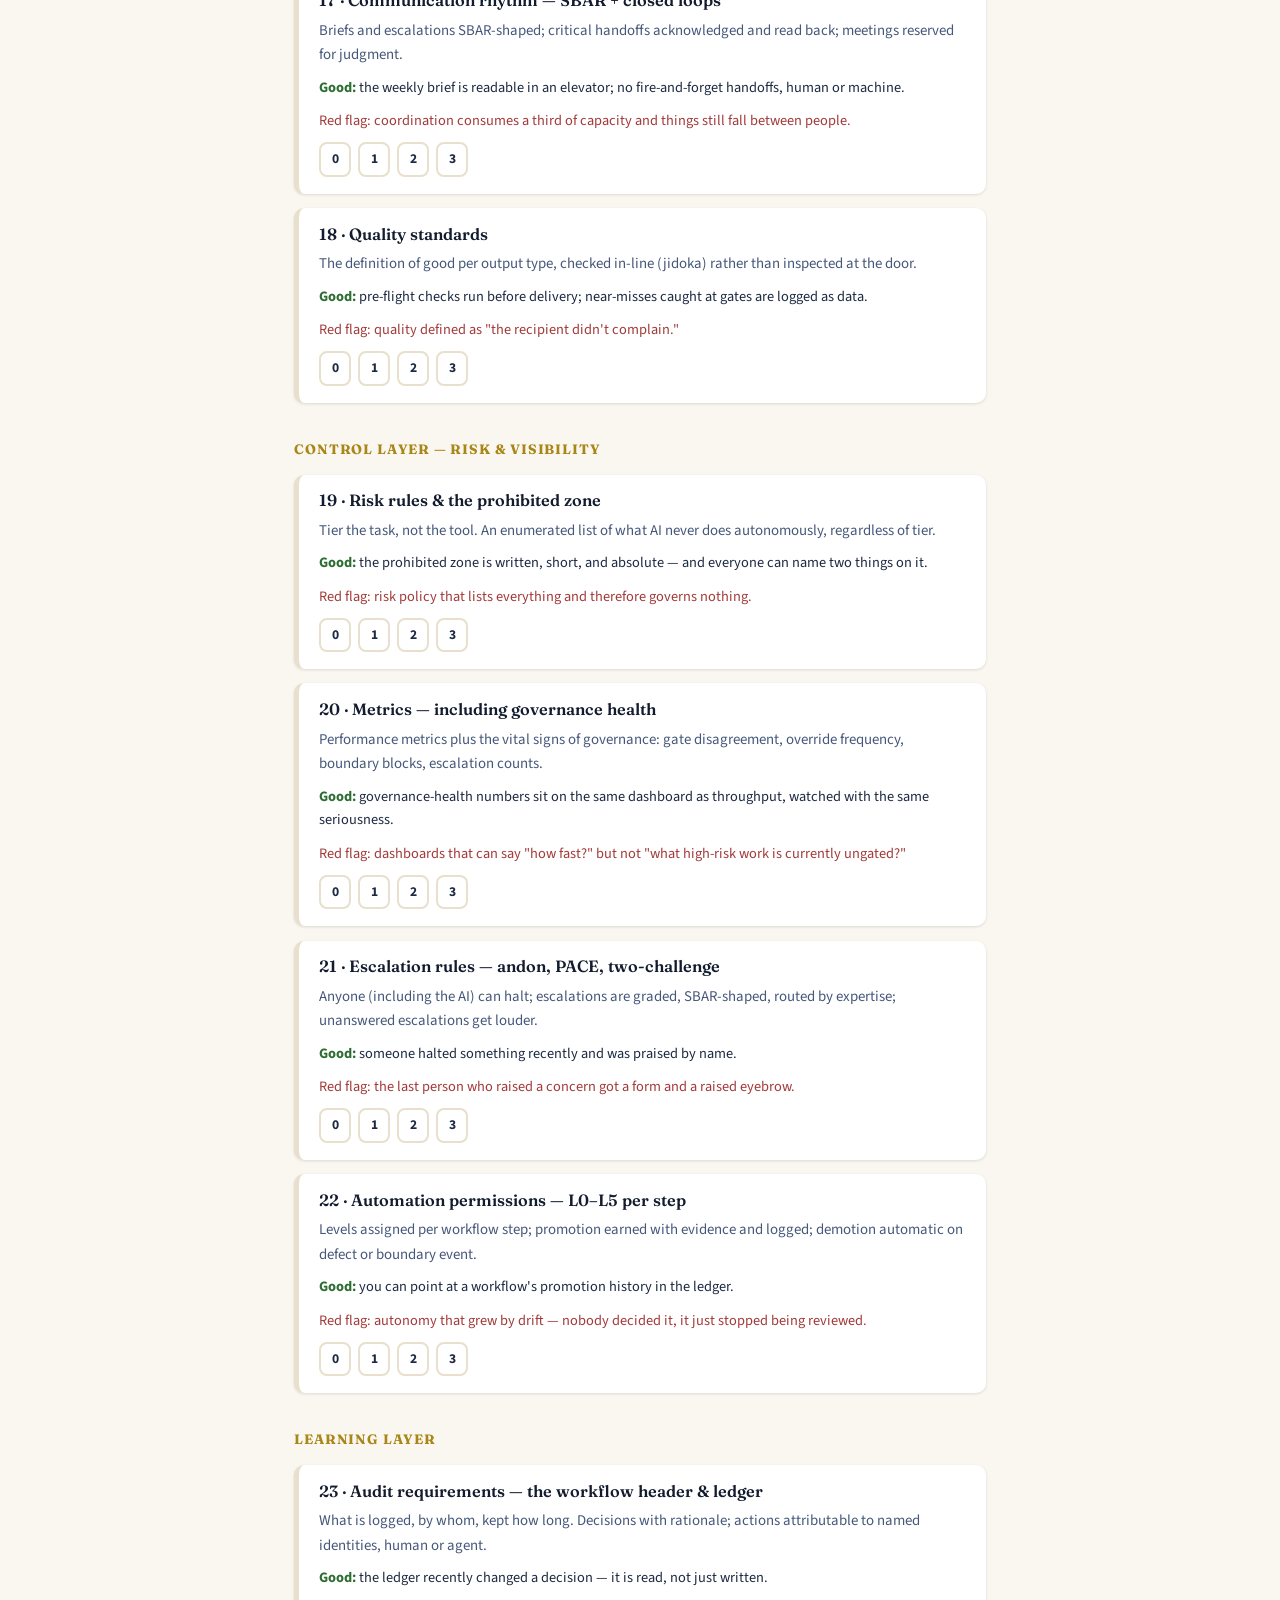
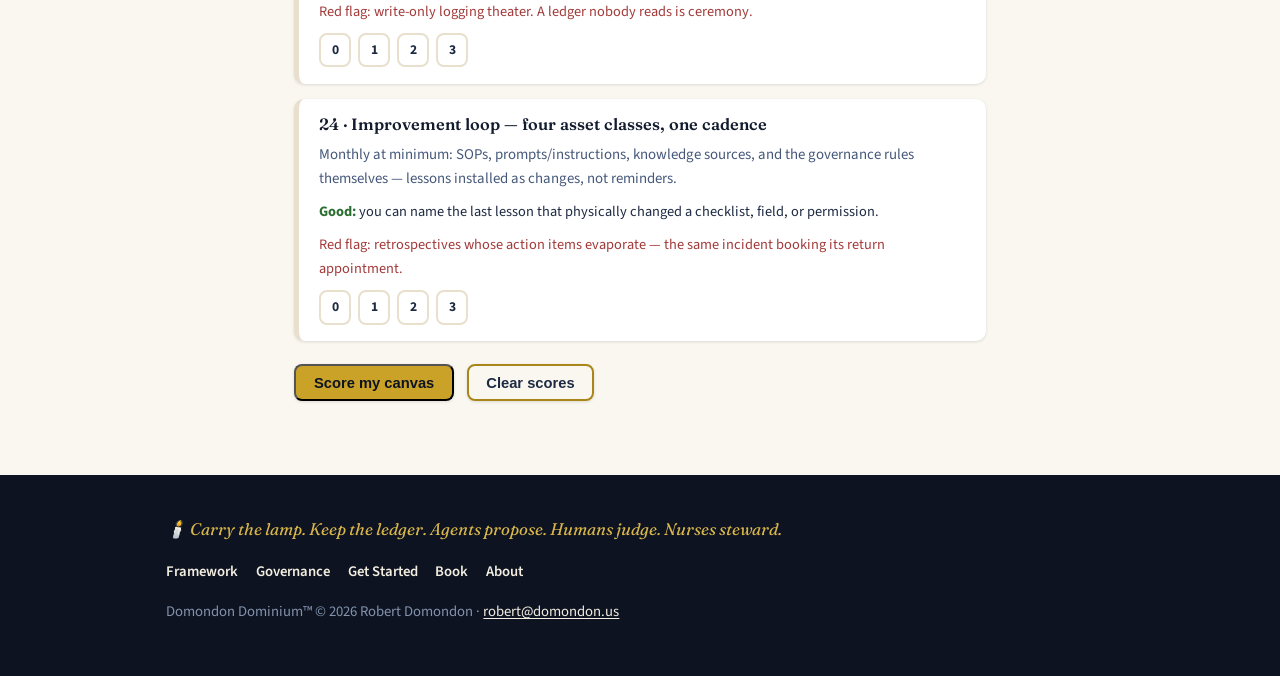
<file: canvas.html>
<!DOCTYPE html>
<html lang="en">
<head>
<meta charset="utf-8">
<meta name="viewport" content="width=device-width, initial-scale=1">
<title>Canvas Rubric — Domondon Dominium™</title>
<meta name="description" content="The complete 24-item Department Configuration Canvas, explained — with a maturity rubric (Absent → Folklore → Written → Governed) and a self-scoring scorecard.">
<link rel="canonical" href="https://domondon-dominium.org/canvas.html">
<link rel="icon" type="image/svg+xml" href="assets/favicon.svg">
<meta property="og:type" content="website">
<meta property="og:site_name" content="Domondon Dominium">
<meta property="og:title" content="The Canvas Rubric — 24 items, maturity scored">
<meta property="og:description" content="The complete 24-item Department Configuration Canvas, explained — with a maturity rubric (Absent → Folklore → Written → Governed) and a self-scoring scorecard.">
<meta property="og:url" content="https://domondon-dominium.org/canvas.html">
<meta property="og:image" content="https://domondon-dominium.org/assets/og-image.png">
<meta name="twitter:card" content="summary_large_image">
<link rel="preconnect" href="https://fonts.googleapis.com">
<link rel="preconnect" href="https://fonts.gstatic.com" crossorigin>
<link href="https://fonts.googleapis.com/css2?family=Fraunces:ital,wght@0,400;0,600;0,700;1,400;1,600&family=Source+Sans+3:ital,wght@0,400;0,600;0,700;1,400&display=swap" rel="stylesheet">
<link rel="stylesheet" href="assets/dominium.css">
<style>
.rubric-key { display: grid; grid-template-columns: repeat(4, 1fr); gap: .7rem; margin: 1.4rem 0; }
@media (max-width: 720px) { .rubric-key { grid-template-columns: repeat(2, 1fr); } }
.rk { border-radius: 10px; padding: .8rem .9rem; font-size: .88rem; line-height: 1.45; }
.rk b { display: block; font-size: 1rem; }
.rk.m0 { background: #fbe4e4; color: var(--red-700); }
.rk.m1 { background: #fdf3d7; color: #8a6420; }
.rk.m2 { background: #e8f0f7; color: #2c5c8a; }
.rk.m3 { background: #e5f3e6; color: #2c6e31; }
.item { background: var(--white); border-radius: 10px; box-shadow: var(--shadow-sm); border-left: 5px solid var(--parch-200); padding: 1.05rem 1.25rem; margin: .9rem 0; }
.item h3 { font-size: 1.02rem; display: flex; justify-content: space-between; gap: 1rem; align-items: baseline; flex-wrap: wrap; }
.item .what { color: var(--ink-600); font-size: .93rem; margin: .25rem 0 .5rem; }
.item .good { font-size: .9rem; margin: 0 0 .6rem; }
.item .good b { color: #2c6e31; }
.item .flag { font-size: .9rem; color: var(--red-700); margin: 0 0 .6rem; }
.score { display: flex; gap: .45rem; flex-wrap: wrap; }
.score label { border: 2px solid var(--parch-200); border-radius: 8px; padding: .25rem .65rem; cursor: pointer; font-weight: 700; font-size: .85rem; }
.score label:has(input:checked)[data-m="0"] { background:#fbe4e4; border-color:var(--red-700); color:var(--red-700); }
.score label:has(input:checked)[data-m="1"] { background:#fdf3d7; border-color:#8a6420; color:#8a6420; }
.score label:has(input:checked)[data-m="2"] { background:#e8f0f7; border-color:#2c5c8a; color:#2c5c8a; }
.score label:has(input:checked)[data-m="3"] { background:#e5f3e6; border-color:#2c6e31; color:#2c6e31; }
.score input { position: absolute; opacity: 0; }
.layerband { font-family: var(--font-display); font-weight: 700; color: var(--gold-600); letter-spacing: .06em; text-transform: uppercase; font-size: .85rem; margin: 2.2rem 0 .4rem; }
#scorecard { display:none; } #scorecard.show { display:block; }
.bandbar { display: grid; grid-template-columns: repeat(5, 1fr); gap: .5rem; margin: 1.2rem 0; }
.bb { border-radius: 8px; padding: .6rem .4rem; text-align: center; font-size: .82rem; font-weight: 700; background: var(--parch-200); color: var(--ink-600); }
.bb .n { display: block; font-family: var(--font-display); font-size: 1.3rem; }
.toolbar { display: flex; gap: .8rem; flex-wrap: wrap; margin: 1.4rem 0; }
.btn.small { padding: .55rem 1.1rem; font-size: .92rem; }
.note-js { background: var(--parch-100); border-left: 4px solid var(--teal-500); padding: .8rem 1.1rem; border-radius: 0 8px 8px 0; font-size: .93rem; color: var(--ink-600); }
</style>
</head>
<body>

<header class="site-head">
  <div class="wrap">
    <a class="brand" href="index.html">Domondon Dominium<span class="tm">™</span></a>
    <nav class="main" aria-label="Main">
      <a href="index.html">Home</a>
      <a href="framework.html">The Framework</a>
      <a href="governance.html">Governance Core</a>
      <a href="start.html" aria-current="page">Get Started</a>
      <a href="book.html">The Book</a>
      <a href="about.html">About</a>
    </nav>
  </div>
</header>

<main>

<div class="hero page-hero">
  <div class="wrap">
    <p class="kicker">Get started · Tool 3 of 3</p>
    <h1>The Canvas, item by item</h1>
    <p class="lede">All 24 items of the Department Configuration Canvas — what each one is, what good looks like, the red flag that means it's failing, and a maturity score. Score honestly; the rubric is designed to be hard to flatter.</p>
  </div>
</div>

<section>
  <div class="wrap narrow">
    <h2>The maturity rubric</h2>
    <p>Every item is scored on the same four-step ladder — the framework's own progression from folklore to governance:</p>
    <div class="rubric-key">
      <div class="rk m0"><b>0 · Absent</b>Nobody could state it. It exists only as improvisation.</div>
      <div class="rk m1"><b>1 · Folklore</b>It works — but it lives in people's heads and habits. It leaves when they do.</div>
      <div class="rk m2"><b>2 · Written</b>Documented, current, findable. A newcomer — or an AI — could follow it.</div>
      <div class="rk m3"><b>3 · Governed</b>Written <em>and</em> enforced, measured, and reviewed on a cadence. It works at 3 a.m. without anyone remembering anything.</div>
    </div>
    <p class="note-js">Scores save in this browser only. Tip: "Written" requires that the document is <em>current</em> — a 2019 charter nobody has read since is Folklore with a file name.</p>

    <form id="canvas">
      <p class="layerband">Purpose layer</p>

      <div class="item" data-n="1" data-name="Team name & recursion level">
        <h3><span>1 · Team name &amp; recursion level</span></h3>
        <p class="what">Which system is this canvas for — a team, a department, a program, the enterprise? The canvas is recursive; each level gets its own.</p>
        <p class="good"><b>Good:</b> one canvas per level, and everyone agrees which level this one is.</p>
        <p class="flag">Red flag: one canvas trying to govern three different altitudes at once.</p>
        <div class="score" role="radiogroup"><label data-m="0"><input type="radio" name="s1" value="0">0</label><label data-m="1"><input type="radio" name="s1" value="1">1</label><label data-m="2"><input type="radio" name="s1" value="2">2</label><label data-m="3"><input type="radio" name="s1" value="3">3</label></div>
      </div>

      <div class="item" data-n="2" data-name="Mission / mandate + intent clause">
        <h3><span>2 · Mission / mandate — with the intent clause</span></h3>
        <p class="what">Why the team exists, plus two or three sentences of intent: the outcome and the non-negotiables, written for the situation no rule covers.</p>
        <p class="good"><b>Good:</b> a newcomer or an AI agent could make a sane call from the intent clause alone.</p>
        <p class="flag">Red flag: a mission statement that could belong to any team in the building.</p>
        <div class="score" role="radiogroup"><label data-m="0"><input type="radio" name="s2" value="0">0</label><label data-m="1"><input type="radio" name="s2" value="1">1</label><label data-m="2"><input type="radio" name="s2" value="2">2</label><label data-m="3"><input type="radio" name="s2" value="3">3</label></div>
      </div>

      <div class="item" data-n="3" data-name="Scope">
        <h3><span>3 · Scope — what the team owns</span></h3>
        <p class="what">The work only this team may do, stated positively.</p>
        <p class="good"><b>Good:</b> the list matches what the team actually spends its time on.</p>
        <p class="flag">Red flag: 40% of real workload appears nowhere in the stated scope.</p>
        <div class="score" role="radiogroup"><label data-m="0"><input type="radio" name="s3" value="0">0</label><label data-m="1"><input type="radio" name="s3" value="1">1</label><label data-m="2"><input type="radio" name="s3" value="2">2</label><label data-m="3"><input type="radio" name="s3" value="3">3</label></div>
      </div>

      <div class="item" data-n="4" data-name="Boundaries">
        <h3><span>4 · Boundaries — what the team does not own</span></h3>
        <p class="what">Stated exclusions, so out-of-mandate work can be flagged instead of silently absorbed.</p>
        <p class="good"><b>Good:</b> the team can decline out-of-scope work by pointing at a sentence, not by fighting.</p>
        <p class="flag">Red flag: "we do whatever comes in" — a team without boundaries is a queue, not a team.</p>
        <div class="score" role="radiogroup"><label data-m="0"><input type="radio" name="s4" value="0">0</label><label data-m="1"><input type="radio" name="s4" value="1">1</label><label data-m="2"><input type="radio" name="s4" value="2">2</label><label data-m="3"><input type="radio" name="s4" value="3">3</label></div>
      </div>

      <p class="layerband">Contract layer</p>

      <div class="item" data-n="5" data-name="Stakeholders + harm registry">
        <h3><span>5 · Stakeholders — served vs. governing, plus the harm registry</span></h3>
        <p class="what">Who the mission exists for, who sets constraints — and who can be hurt by this team's output, and how.</p>
        <p class="good"><b>Good:</b> the harm registry names real people-categories, not "quality issues."</p>
        <p class="flag">Red flag: the person the work can hurt appears nowhere in the stakeholder list.</p>
        <div class="score" role="radiogroup"><label data-m="0"><input type="radio" name="s5" value="0">0</label><label data-m="1"><input type="radio" name="s5" value="1">1</label><label data-m="2"><input type="radio" name="s5" value="2">2</label><label data-m="3"><input type="radio" name="s5" value="3">3</label></div>
      </div>

      <div class="item" data-n="6" data-name="Services with governance attributes">
        <h3><span>6 · Services — each with four governance attributes</span></h3>
        <p class="what">The published catalog. Every service born with a default risk tier, automation ceiling, evidence level, and gate.</p>
        <p class="good"><b>Good:</b> a request can inherit sane governance defaults just by being classified against the catalog.</p>
        <p class="flag">Red flag: a catalog of services the team cannot actually deliver — a standing integrity failure.</p>
        <div class="score" role="radiogroup"><label data-m="0"><input type="radio" name="s6" value="0">0</label><label data-m="1"><input type="radio" name="s6" value="1">1</label><label data-m="2"><input type="radio" name="s6" value="2">2</label><label data-m="3"><input type="radio" name="s6" value="3">3</label></div>
      </div>

      <div class="item" data-n="7" data-name="Core workflows">
        <h3><span>7 · Core workflows — leveled per step</span></h3>
        <p class="what">The repeatable processes, each step declaring who, automation level, evidence, and whether it's a gate. Review and approval never merged.</p>
        <p class="good"><b>Good:</b> the written workflow resembles what the night shift actually does.</p>
        <p class="flag">Red flag: SOPs everyone signs annually and nobody follows — work-as-imagined divorced from work-as-done.</p>
        <div class="score" role="radiogroup"><label data-m="0"><input type="radio" name="s7" value="0">0</label><label data-m="1"><input type="radio" name="s7" value="1">1</label><label data-m="2"><input type="radio" name="s7" value="2">2</label><label data-m="3"><input type="radio" name="s7" value="3">3</label></div>
      </div>

      <p class="layerband">Flow layer</p>

      <div class="item" data-n="8" data-name="Intake channels">
        <h3><span>8 · Intake channels — by signal type and trust level</span></h3>
        <p class="what">Structured, semi-structured, and ambient demand — with one declared front door.</p>
        <p class="good"><b>Good:</b> ambient demand (hallway, meetings) has a capture rule instead of a graveyard.</p>
        <p class="flag">Red flag: the most important requests arrive by the least tracked channel.</p>
        <div class="score" role="radiogroup"><label data-m="0"><input type="radio" name="s8" value="0">0</label><label data-m="1"><input type="radio" name="s8" value="1">1</label><label data-m="2"><input type="radio" name="s8" value="2">2</label><label data-m="3"><input type="radio" name="s8" value="3">3</label></div>
      </div>

      <div class="item" data-n="9" data-name="Request types">
        <h3><span>9 · Request types</span></h3>
        <p class="what">The classification scheme triage applies — including a "none of the above" lane that routes to a human.</p>
        <p class="good"><b>Good:</b> categories cover ~90% of real demand; the anomaly lane exists and is watched.</p>
        <p class="flag">Red flag: everything is classified "other," or the anomalous request gets forced into the nearest box.</p>
        <div class="score" role="radiogroup"><label data-m="0"><input type="radio" name="s9" value="0">0</label><label data-m="1"><input type="radio" name="s9" value="1">1</label><label data-m="2"><input type="radio" name="s9" value="2">2</label><label data-m="3"><input type="radio" name="s9" value="3">3</label></div>
      </div>

      <div class="item" data-n="10" data-name="Priority rules">
        <h3><span>10 · Priority rules — protection override + slack rule</span></h3>
        <p class="what">P0–P4 plus Reject as a logged outcome. Safety/PHI/license issues are P0 regardless of scoring; reserve capacity is defended.</p>
        <p class="good"><b>Good:</b> the team can say what it will NOT do this week, in writing, kindly.</p>
        <p class="flag">Red flag: a backlog where yes goes to die — silent backlog death is a governance failure.</p>
        <div class="score" role="radiogroup"><label data-m="0"><input type="radio" name="s10" value="0">0</label><label data-m="1"><input type="radio" name="s10" value="1">1</label><label data-m="2"><input type="radio" name="s10" value="2">2</label><label data-m="3"><input type="radio" name="s10" value="3">3</label></div>
      </div>

      <p class="layerband">Control layer — people &amp; decisions</p>

      <div class="item" data-n="11" data-name="Roles & owners">
        <h3><span>11 · Roles &amp; owners — the mixed roster</span></h3>
        <p class="what">The eight role types on actual names. AI agents hold Operator/Contributor only; every chain of work terminates in a named human.</p>
        <p class="good"><b>Good:</b> for any piece of work, one question — "whose is this?" — has one answer.</p>
        <p class="flag">Red flag: an AI listed (or de facto acting) as reviewer, approver, or owner.</p>
        <div class="score" role="radiogroup"><label data-m="0"><input type="radio" name="s11" value="0">0</label><label data-m="1"><input type="radio" name="s11" value="1">1</label><label data-m="2"><input type="radio" name="s11" value="2">2</label><label data-m="3"><input type="radio" name="s11" value="3">3</label></div>
      </div>

      <div class="item" data-n="12" data-name="Decision rights (RAPID registry)">
        <h3><span>12 · Decision rights — the RAPID registry</span></h3>
        <p class="what">The team's ten recurring decisions, each with one Decider and a door type (one-way/two-way). AI recommends anywhere; decides only at Level 1 under written rules.</p>
        <p class="good"><b>Good:</b> "who decided this?" is answered by a lookup, not an argument.</p>
        <p class="flag">Red flag: decisions made by whoever was in the room, ratified by silence.</p>
        <div class="score" role="radiogroup"><label data-m="0"><input type="radio" name="s12" value="0">0</label><label data-m="1"><input type="radio" name="s12" value="1">1</label><label data-m="2"><input type="radio" name="s12" value="2">2</label><label data-m="3"><input type="radio" name="s12" value="3">3</label></div>
      </div>

      <div class="item" data-n="13" data-name="Human review gates">
        <h3><span>13 · Human review gates</span></h3>
        <p class="what">Gates that are active (a task, not a glance), measured (rejection rate tracked), independent, empowered, placed by tier, role-separated.</p>
        <p class="good"><b>Good:</b> you can name what each reviewer does and when the gate last rejected something.</p>
        <p class="flag">Red flag: 100% approval for a month and nobody has asked why.</p>
        <div class="score" role="radiogroup"><label data-m="0"><input type="radio" name="s13" value="0">0</label><label data-m="1"><input type="radio" name="s13" value="1">1</label><label data-m="2"><input type="radio" name="s13" value="2">2</label><label data-m="3"><input type="radio" name="s13" value="3">3</label></div>
      </div>

      <p class="layerband">Control layer — memory &amp; machinery</p>

      <div class="item" data-n="14" data-name="Knowledge sources">
        <h3><span>14 · Knowledge sources — tiered and stewarded</span></h3>
        <p class="what">Governed &gt; working &gt; ambient. Stewards named, review dates set, staleness tracked.</p>
        <p class="good"><b>Good:</b> the AI can cite which tier an answer came from; outdated policy gets caught before it's served.</p>
        <p class="flag">Red flag: the team's best knowledge retires when its people do.</p>
        <div class="score" role="radiogroup"><label data-m="0"><input type="radio" name="s14" value="0">0</label><label data-m="1"><input type="radio" name="s14" value="1">1</label><label data-m="2"><input type="radio" name="s14" value="2">2</label><label data-m="3"><input type="radio" name="s14" value="3">3</label></div>
      </div>

      <div class="item" data-n="15" data-name="Data sources & sensitivities">
        <h3><span>15 · Data sources &amp; sensitivities</span></h3>
        <p class="what">Where data lives, what each system is authoritative for, what is sensitive, what AI never touches.</p>
        <p class="good"><b>Good:</b> the No-PHI (or your equivalent) boundary is explicit, and everyone can recite it.</p>
        <p class="flag">Red flag: sensitive data identified only after it has been pasted somewhere it shouldn't be.</p>
        <div class="score" role="radiogroup"><label data-m="0"><input type="radio" name="s15" value="0">0</label><label data-m="1"><input type="radio" name="s15" value="1">1</label><label data-m="2"><input type="radio" name="s15" value="2">2</label><label data-m="3"><input type="radio" name="s15" value="3">3</label></div>
      </div>

      <div class="item" data-n="16" data-name="Permission matrix">
        <h3><span>16 · Tools / systems — the permission matrix</span></h3>
        <p class="what">System × agent × read/write/execute. Boundaries enforced by access scoping, not by instructions.</p>
        <p class="good"><b>Good:</b> an agent's permissions match its tasks — least privilege, reviewed when tasks change.</p>
        <p class="flag">Red flag: a rule that exists only in a prompt is a hope. Count how many of yours are hopes.</p>
        <div class="score" role="radiogroup"><label data-m="0"><input type="radio" name="s16" value="0">0</label><label data-m="1"><input type="radio" name="s16" value="1">1</label><label data-m="2"><input type="radio" name="s16" value="2">2</label><label data-m="3"><input type="radio" name="s16" value="3">3</label></div>
      </div>

      <p class="layerband">Flow layer — coordination</p>

      <div class="item" data-n="17" data-name="Communication rhythm">
        <h3><span>17 · Communication rhythm — SBAR + closed loops</span></h3>
        <p class="what">Briefs and escalations SBAR-shaped; critical handoffs acknowledged and read back; meetings reserved for judgment.</p>
        <p class="good"><b>Good:</b> the weekly brief is readable in an elevator; no fire-and-forget handoffs, human or machine.</p>
        <p class="flag">Red flag: coordination consumes a third of capacity and things still fall between people.</p>
        <div class="score" role="radiogroup"><label data-m="0"><input type="radio" name="s17" value="0">0</label><label data-m="1"><input type="radio" name="s17" value="1">1</label><label data-m="2"><input type="radio" name="s17" value="2">2</label><label data-m="3"><input type="radio" name="s17" value="3">3</label></div>
      </div>

      <div class="item" data-n="18" data-name="Quality standards">
        <h3><span>18 · Quality standards</span></h3>
        <p class="what">The definition of good per output type, checked in-line (jidoka) rather than inspected at the door.</p>
        <p class="good"><b>Good:</b> pre-flight checks run before delivery; near-misses caught at gates are logged as data.</p>
        <p class="flag">Red flag: quality defined as "the recipient didn't complain."</p>
        <div class="score" role="radiogroup"><label data-m="0"><input type="radio" name="s18" value="0">0</label><label data-m="1"><input type="radio" name="s18" value="1">1</label><label data-m="2"><input type="radio" name="s18" value="2">2</label><label data-m="3"><input type="radio" name="s18" value="3">3</label></div>
      </div>

      <p class="layerband">Control layer — risk &amp; visibility</p>

      <div class="item" data-n="19" data-name="Risk rules & prohibited zone">
        <h3><span>19 · Risk rules &amp; the prohibited zone</span></h3>
        <p class="what">Tier the task, not the tool. An enumerated list of what AI never does autonomously, regardless of tier.</p>
        <p class="good"><b>Good:</b> the prohibited zone is written, short, and absolute — and everyone can name two things on it.</p>
        <p class="flag">Red flag: risk policy that lists everything and therefore governs nothing.</p>
        <div class="score" role="radiogroup"><label data-m="0"><input type="radio" name="s19" value="0">0</label><label data-m="1"><input type="radio" name="s19" value="1">1</label><label data-m="2"><input type="radio" name="s19" value="2">2</label><label data-m="3"><input type="radio" name="s19" value="3">3</label></div>
      </div>

      <div class="item" data-n="20" data-name="Metrics incl. governance health">
        <h3><span>20 · Metrics — including governance health</span></h3>
        <p class="what">Performance metrics plus the vital signs of governance: gate disagreement, override frequency, boundary blocks, escalation counts.</p>
        <p class="good"><b>Good:</b> governance-health numbers sit on the same dashboard as throughput, watched with the same seriousness.</p>
        <p class="flag">Red flag: dashboards that can say "how fast?" but not "what high-risk work is currently ungated?"</p>
        <div class="score" role="radiogroup"><label data-m="0"><input type="radio" name="s20" value="0">0</label><label data-m="1"><input type="radio" name="s20" value="1">1</label><label data-m="2"><input type="radio" name="s20" value="2">2</label><label data-m="3"><input type="radio" name="s20" value="3">3</label></div>
      </div>

      <div class="item" data-n="21" data-name="Escalation rules">
        <h3><span>21 · Escalation rules — andon, PACE, two-challenge</span></h3>
        <p class="what">Anyone (including the AI) can halt; escalations are graded, SBAR-shaped, routed by expertise; unanswered escalations get louder.</p>
        <p class="good"><b>Good:</b> someone halted something recently and was praised by name.</p>
        <p class="flag">Red flag: the last person who raised a concern got a form and a raised eyebrow.</p>
        <div class="score" role="radiogroup"><label data-m="0"><input type="radio" name="s21" value="0">0</label><label data-m="1"><input type="radio" name="s21" value="1">1</label><label data-m="2"><input type="radio" name="s21" value="2">2</label><label data-m="3"><input type="radio" name="s21" value="3">3</label></div>
      </div>

      <div class="item" data-n="22" data-name="Automation permissions">
        <h3><span>22 · Automation permissions — L0–L5 per step</span></h3>
        <p class="what">Levels assigned per workflow step; promotion earned with evidence and logged; demotion automatic on defect or boundary event.</p>
        <p class="good"><b>Good:</b> you can point at a workflow's promotion history in the ledger.</p>
        <p class="flag">Red flag: autonomy that grew by drift — nobody decided it, it just stopped being reviewed.</p>
        <div class="score" role="radiogroup"><label data-m="0"><input type="radio" name="s22" value="0">0</label><label data-m="1"><input type="radio" name="s22" value="1">1</label><label data-m="2"><input type="radio" name="s22" value="2">2</label><label data-m="3"><input type="radio" name="s22" value="3">3</label></div>
      </div>

      <p class="layerband">Learning layer</p>

      <div class="item" data-n="23" data-name="Audit requirements">
        <h3><span>23 · Audit requirements — the workflow header &amp; ledger</span></h3>
        <p class="what">What is logged, by whom, kept how long. Decisions with rationale; actions attributable to named identities, human or agent.</p>
        <p class="good"><b>Good:</b> the ledger recently changed a decision — it is read, not just written.</p>
        <p class="flag">Red flag: write-only logging theater. A ledger nobody reads is ceremony.</p>
        <div class="score" role="radiogroup"><label data-m="0"><input type="radio" name="s23" value="0">0</label><label data-m="1"><input type="radio" name="s23" value="1">1</label><label data-m="2"><input type="radio" name="s23" value="2">2</label><label data-m="3"><input type="radio" name="s23" value="3">3</label></div>
      </div>

      <div class="item" data-n="24" data-name="Improvement loop">
        <h3><span>24 · Improvement loop — four asset classes, one cadence</span></h3>
        <p class="what">Monthly at minimum: SOPs, prompts/instructions, knowledge sources, and the governance rules themselves — lessons installed as changes, not reminders.</p>
        <p class="good"><b>Good:</b> you can name the last lesson that physically changed a checklist, field, or permission.</p>
        <p class="flag">Red flag: retrospectives whose action items evaporate — the same incident booking its return appointment.</p>
        <div class="score" role="radiogroup"><label data-m="0"><input type="radio" name="s24" value="0">0</label><label data-m="1"><input type="radio" name="s24" value="1">1</label><label data-m="2"><input type="radio" name="s24" value="2">2</label><label data-m="3"><input type="radio" name="s24" value="3">3</label></div>
      </div>
    </form>

    <div class="toolbar">
      <button class="btn small" id="gen" type="button">Score my canvas</button>
      <button class="btn small ghost" style="color:var(--ink-800);border-color:var(--gold-600)" id="clear" type="button">Clear scores</button>
    </div>

    <div id="scorecard" aria-live="polite">
      <h2>Your scorecard</h2>
      <div class="bandbar" id="bands"></div>
      <div id="verdict"></div>
      <div class="toolbar">
        <button class="btn small" id="dl" type="button">Download scorecard</button>
        <button class="btn small" id="copyai" type="button">Copy as a prompt for your AI</button>
      </div>
    </div>
  </div>
</section>

<script>
(function () {
  var KEY = "dd-canvas-v1";
  var form = document.getElementById("canvas");
  var items = Array.prototype.slice.call(form.querySelectorAll(".item"));
  var LAYERS = { "Purpose": [1,2,3,4], "Contract": [5,6,7], "Flow": [8,9,10,17,18], "Control": [11,12,13,14,15,16,19,20,21,22], "Learning": [23,24] };

  function scores() {
    var s = {};
    items.forEach(function (it) {
      var n = it.dataset.n, r = form.querySelector('input[name="s'+n+'"]:checked');
      s[n] = r ? parseInt(r.value, 10) : null;
    });
    return s;
  }
  function save() { try { localStorage.setItem(KEY, JSON.stringify(scores())); } catch (e) {} }
  function load() {
    var raw; try { raw = localStorage.getItem(KEY); } catch (e) { return; }
    if (!raw) return;
    try {
      var s = JSON.parse(raw);
      Object.keys(s).forEach(function (n) {
        if (s[n] === null) return;
        var r = form.querySelector('input[name="s'+n+'"][value="'+s[n]+'"]');
        if (r) r.checked = true;
      });
    } catch (e) {}
  }
  form.addEventListener("change", save);

  function band(avg) {
    if (avg === null) return { label: "—", cls: "" };
    if (avg < 0.75) return { label: "Absent", cls: "m0" };
    if (avg < 1.5)  return { label: "Folklore", cls: "m1" };
    if (avg < 2.5)  return { label: "Written", cls: "m2" };
    return { label: "Governed", cls: "m3" };
  }

  function report() {
    var s = scores(), rated = 0, total = 0;
    items.forEach(function (it) { if (s[it.dataset.n] !== null) { rated++; total += s[it.dataset.n]; } });
    var bandsEl = document.getElementById("bands"); bandsEl.innerHTML = "";
    var weakest = null, weakestAvg = 99;
    Object.keys(LAYERS).forEach(function (name) {
      var ids = LAYERS[name], sum = 0, k = 0;
      ids.forEach(function (i) { if (s[i] !== null) { sum += s[i]; k++; } });
      var avg = k ? sum / k : null;
      if (avg !== null && avg < weakestAvg) { weakestAvg = avg; weakest = name; }
      var b = band(avg), d = document.createElement("div");
      d.className = "bb " + (b.cls ? "rk " + b.cls : "");
      d.innerHTML = "<span class='n'>" + (avg === null ? "—" : avg.toFixed(1)) + "</span>" + name + "<br>" + b.label;
      bandsEl.appendChild(d);
    });
    var v = document.getElementById("verdict"), html = "";
    if (rated < 24) html += "<p><strong>" + (24 - rated) + " items unscored.</strong> Unscored usually means unowned — treat blanks as zeros until someone can answer.</p>";
    if (rated) {
      var avgAll = total / rated, overall = band(avgAll);
      html += "<p>Overall: <strong>" + total + " / " + (rated * 3) + "</strong> across " + rated + " scored items — sitting in the <strong>" + overall.label + "</strong> band.</p>";
      if (weakest) html += "<p>Weakest layer: <strong>" + weakest + "</strong>. ";
      html += { "Purpose": "Start with the charter and intent clause (MVV week 1).",
                "Contract": "Start with the three-service catalog (MVV week 1).",
                "Flow": "Start with the front door and triage (MVV weeks 1–2).",
                "Control": "Start with the role map and one real gate (MVV weeks 2–3).",
                "Learning": "Start the ledger and schedule the first loop (MVV weeks 3–4)." }[weakest] + "</p>";
      html += "<p>The honest goal is not 72/72. It is: nothing at 0, the Control and Learning layers at Written or better, and the prohibited zone (item 19) at Governed. Folklore that works tonight is still folklore at shift change.</p>";
    }
    v.innerHTML = html;
    document.getElementById("scorecard").classList.add("show");
    document.getElementById("scorecard").scrollIntoView({ behavior: "smooth" });
  }

  function md() {
    var s = scores(), lines = ["# Canvas Scorecard — " + new Date().toISOString().slice(0,10), "", "| # | Item | Score (0–3) |", "|---|------|------|"];
    items.forEach(function (it) { lines.push("| " + it.dataset.n + " | " + it.dataset.name + " | " + (s[it.dataset.n] === null ? "—" : s[it.dataset.n]) + " |"); });
    lines.push(""); lines.push("Rubric: 0 Absent · 1 Folklore · 2 Written · 3 Governed. Domondon Dominium canvas rubric.");
    return lines.join("\n");
  }

  document.getElementById("gen").addEventListener("click", function () { save(); report(); });
  document.getElementById("clear").addEventListener("click", function () {
    if (!confirm("Clear all scores from this browser?")) return;
    try { localStorage.removeItem(KEY); } catch (e) {}
    form.reset(); document.getElementById("scorecard").classList.remove("show");
  });
  document.getElementById("dl").addEventListener("click", function () {
    var blob = new Blob([md()], { type: "text/markdown" });
    var a = document.createElement("a"); a.href = URL.createObjectURL(blob); a.download = "canvas-scorecard.md"; a.click();
    URL.revokeObjectURL(a.href);
  });
  document.getElementById("copyai").addEventListener("click", function (e) {
    var p = "You are my governed AI assistant (drafts only; you recommend, I decide; no patient or confidential data). " +
      "Below is my team's 24-item canvas scorecard (rubric: 0 Absent, 1 Folklore, 2 Written, 3 Governed) from the Domondon Dominium framework.\n\n" +
      "Task: (1) confirm the weakest layer and the three lowest-scoring items; (2) for each of the three, tell me what 'one level up' concretely requires; " +
      "(3) draft the single document that would move the lowest item up one level, for my review. Ask at most three clarifying questions first.\n\n---\n\n" + md();
    (navigator.clipboard ? navigator.clipboard.writeText(p) : Promise.reject()).then(function () {
      e.target.textContent = "Copied ✓"; setTimeout(function () { e.target.textContent = "Copy as a prompt for your AI"; }, 2000);
    }).catch(function () { window.prompt("Copy this prompt:", p); });
  });

  load();
})();
</script>

</main>

<footer class="site-foot">
  <div class="wrap">
    <p class="credo">🕯️ Carry the lamp. Keep the ledger. Agents propose. Humans judge. Nurses steward.</p>
    <nav aria-label="Footer">
      <a href="framework.html">Framework</a>
      <a href="governance.html">Governance</a>
      <a href="start.html">Get Started</a>
      <a href="book.html">Book</a>
      <a href="about.html">About</a>
    </nav>
    <p>Domondon Dominium™ © 2026 Robert Domondon · <a href="mailto:robert@domondon.us">robert@domondon.us</a></p>
  </div>
</footer>

</body>
</html>
</file>
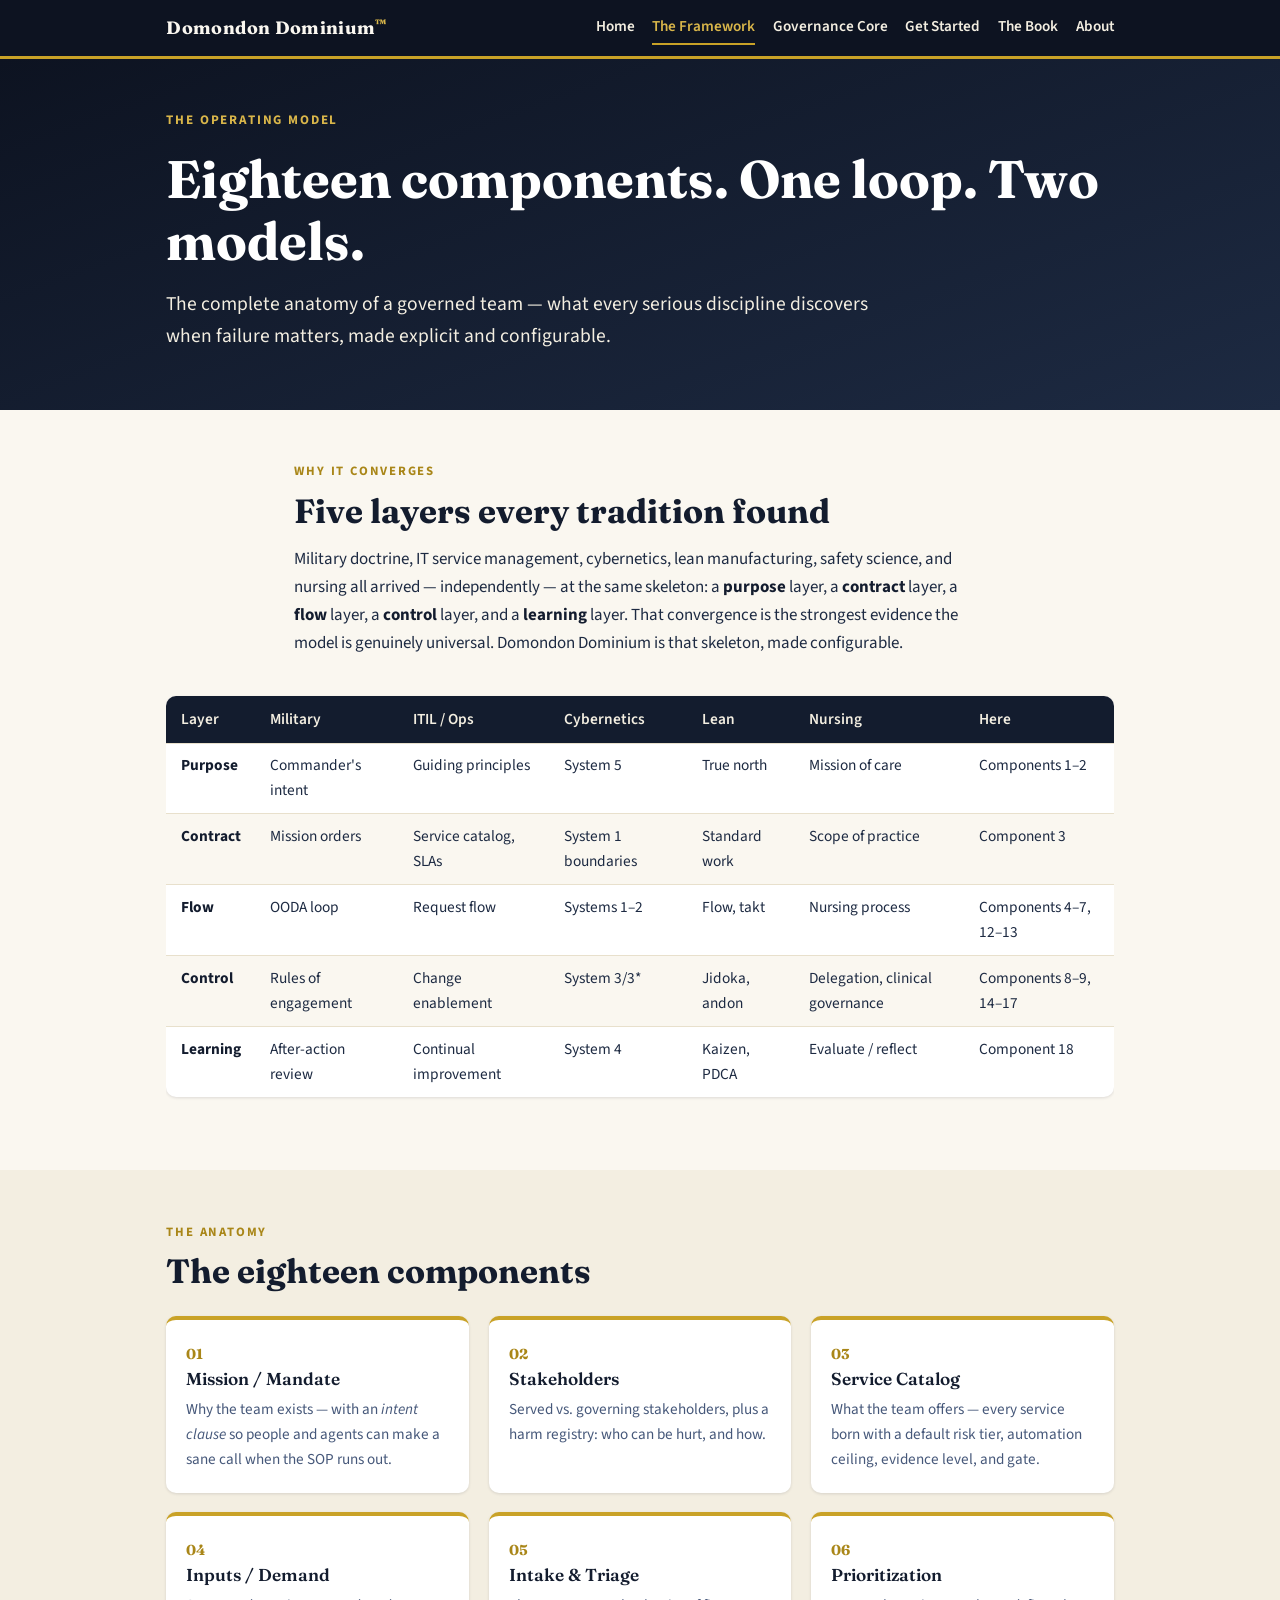
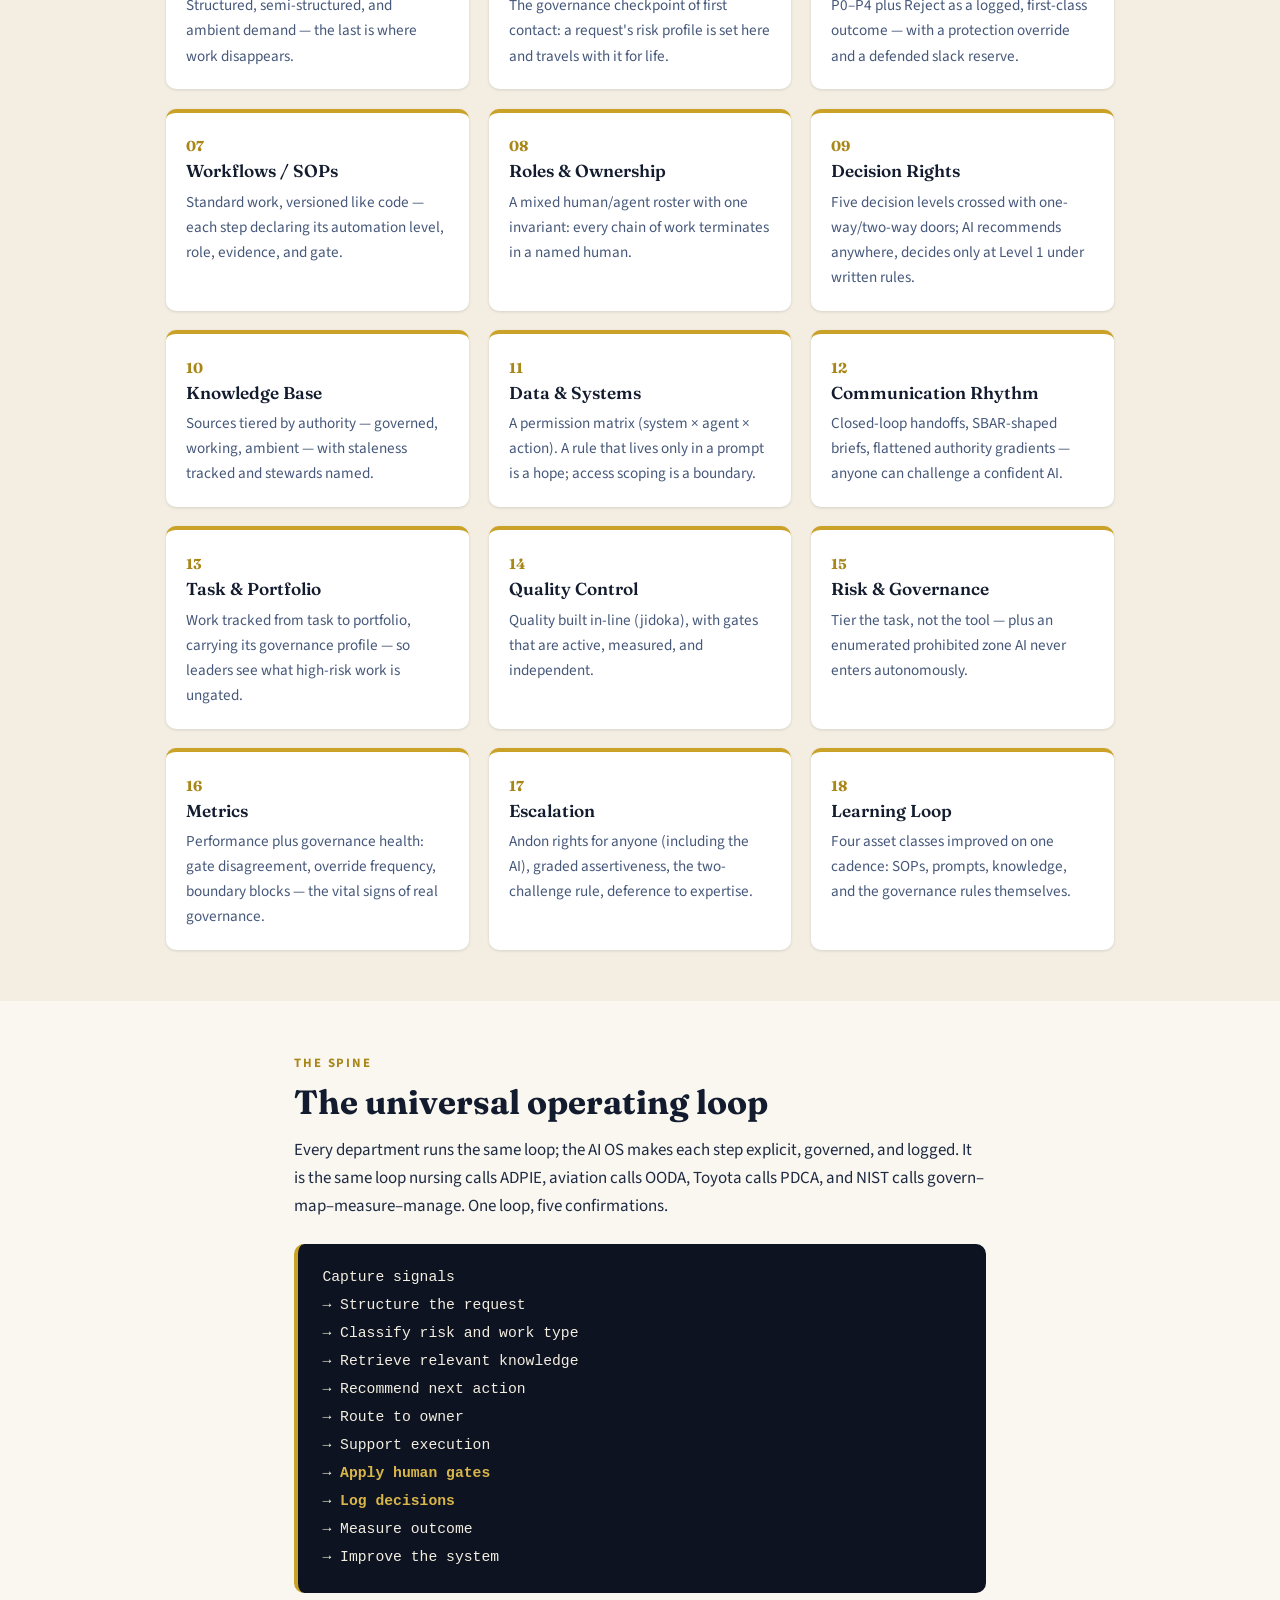
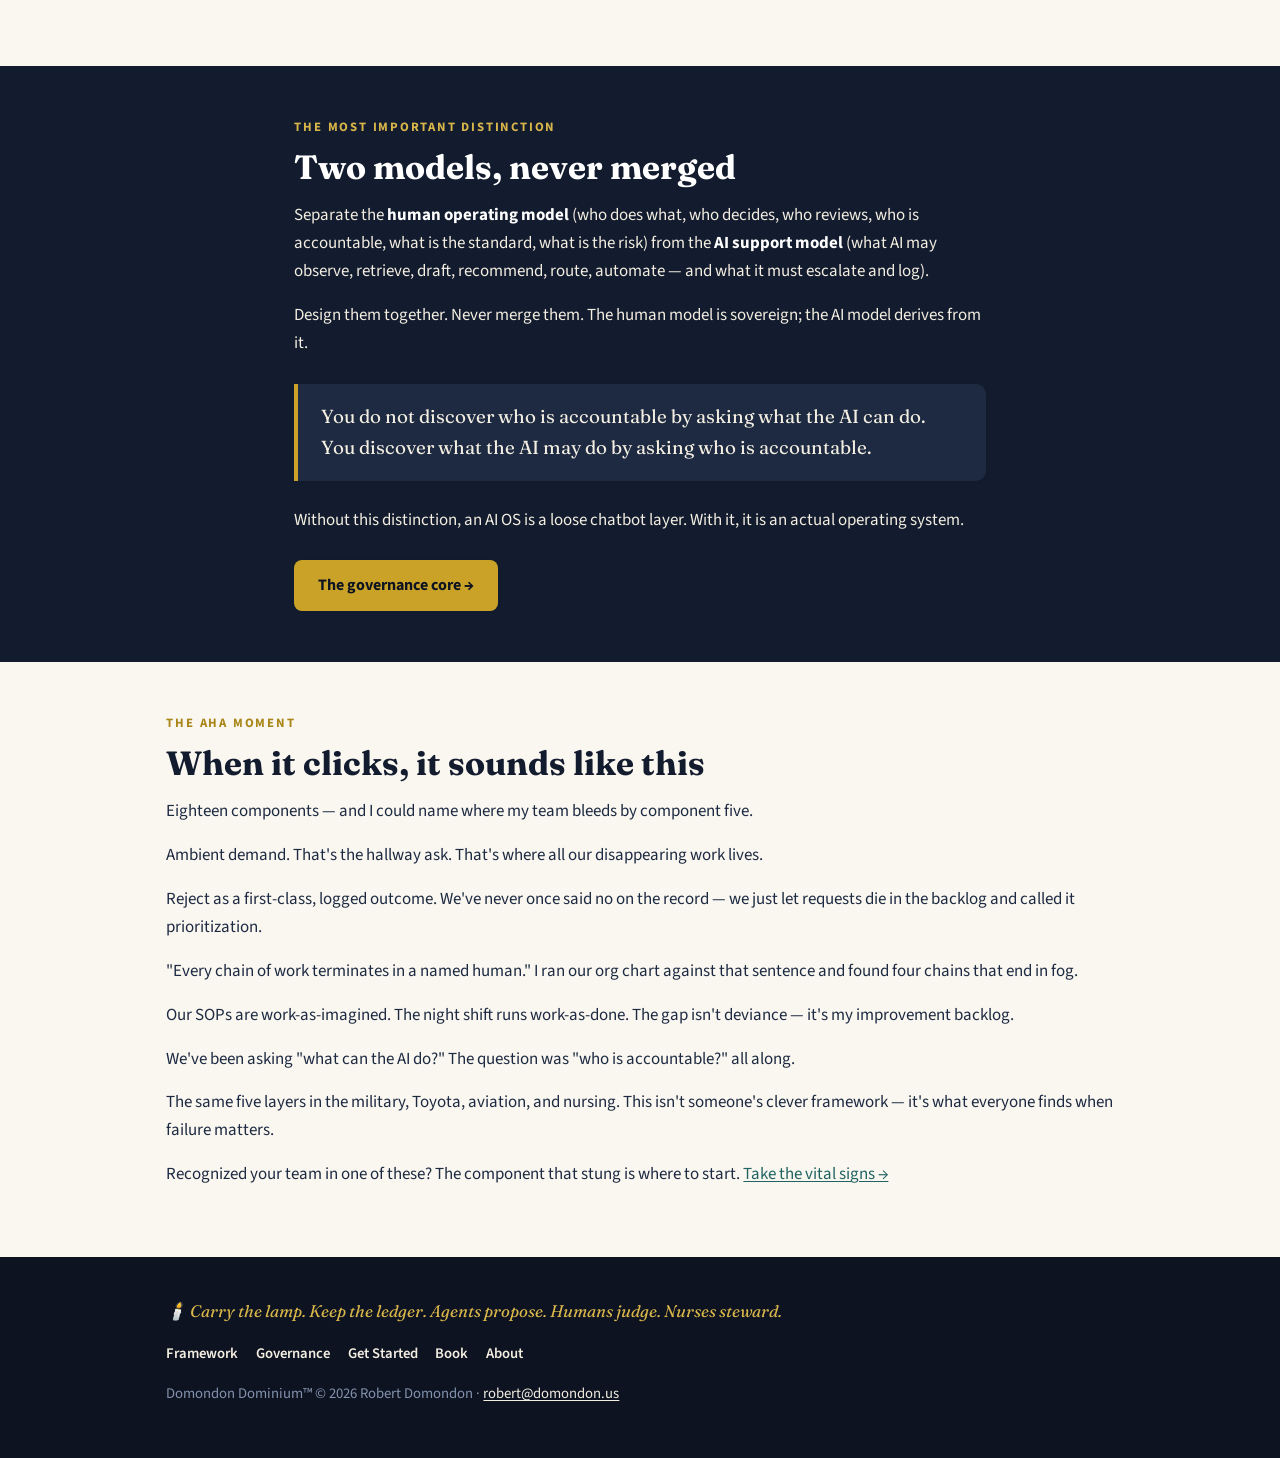
<file: framework.html>
<!DOCTYPE html>
<html lang="en">
<head>
<meta charset="utf-8">
<meta name="viewport" content="width=device-width, initial-scale=1">
<title>The Framework — Domondon Dominium™</title>
<meta name="description" content="The eighteen components of the Domondon Dominium operating model, the universal operating loop, and the two-models distinction that makes AI coordination governable.">
<link rel="canonical" href="https://domondon-dominium.org/framework.html">
<link rel="icon" type="image/svg+xml" href="assets/favicon.svg">
<meta property="og:type" content="website">
<meta property="og:site_name" content="Domondon Dominium">
<meta property="og:title" content="The Framework — 18 components, one loop, two models">
<meta property="og:description" content="The eighteen components of the Domondon Dominium operating model, the universal operating loop, and the two-models distinction that makes AI coordination governable.">
<meta property="og:url" content="https://domondon-dominium.org/framework.html">
<meta property="og:image" content="https://domondon-dominium.org/assets/og-image.png">
<meta name="twitter:card" content="summary_large_image">
<link rel="preconnect" href="https://fonts.googleapis.com">
<link rel="preconnect" href="https://fonts.gstatic.com" crossorigin>
<link href="https://fonts.googleapis.com/css2?family=Fraunces:ital,wght@0,400;0,600;0,700;1,400;1,600&family=Source+Sans+3:ital,wght@0,400;0,600;0,700;1,400&display=swap" rel="stylesheet">
<link rel="stylesheet" href="assets/dominium.css">
</head>
<body>

<header class="site-head">
  <div class="wrap">
    <a class="brand" href="index.html">Domondon Dominium<span class="tm">™</span></a>
    <nav class="main" aria-label="Main">
      <a href="index.html">Home</a>
      <a href="framework.html" aria-current="page">The Framework</a>
      <a href="governance.html">Governance Core</a>
      <a href="start.html">Get Started</a>
      <a href="book.html">The Book</a>
      <a href="about.html">About</a>
    </nav>
  </div>
</header>

<main>

<div class="hero page-hero">
  <div class="wrap">
    <p class="kicker">The operating model</p>
    <h1>Eighteen components. One loop. Two models.</h1>
    <p class="lede">The complete anatomy of a governed team — what every serious discipline discovers when failure matters, made explicit and configurable.</p>
  </div>
</div>

<section>
  <div class="wrap narrow">
    <p class="kicker">Why it converges</p>
    <h2>Five layers every tradition found</h2>
    <p>Military doctrine, IT service management, cybernetics, lean manufacturing, safety science, and nursing all arrived — independently — at the same skeleton: a <strong>purpose</strong> layer, a <strong>contract</strong> layer, a <strong>flow</strong> layer, a <strong>control</strong> layer, and a <strong>learning</strong> layer. That convergence is the strongest evidence the model is genuinely universal. Domondon Dominium is that skeleton, made configurable.</p>
  </div>
  <div class="wrap">
    <div class="table-scroll">
      <table>
        <thead><tr><th>Layer</th><th>Military</th><th>ITIL / Ops</th><th>Cybernetics</th><th>Lean</th><th>Nursing</th><th>Here</th></tr></thead>
        <tbody>
          <tr><td><strong>Purpose</strong></td><td>Commander's intent</td><td>Guiding principles</td><td>System 5</td><td>True north</td><td>Mission of care</td><td>Components 1–2</td></tr>
          <tr><td><strong>Contract</strong></td><td>Mission orders</td><td>Service catalog, SLAs</td><td>System 1 boundaries</td><td>Standard work</td><td>Scope of practice</td><td>Component 3</td></tr>
          <tr><td><strong>Flow</strong></td><td>OODA loop</td><td>Request flow</td><td>Systems 1–2</td><td>Flow, takt</td><td>Nursing process</td><td>Components 4–7, 12–13</td></tr>
          <tr><td><strong>Control</strong></td><td>Rules of engagement</td><td>Change enablement</td><td>System 3/3*</td><td>Jidoka, andon</td><td>Delegation, clinical governance</td><td>Components 8–9, 14–17</td></tr>
          <tr><td><strong>Learning</strong></td><td>After-action review</td><td>Continual improvement</td><td>System 4</td><td>Kaizen, PDCA</td><td>Evaluate / reflect</td><td>Component 18</td></tr>
        </tbody>
      </table>
    </div>
  </div>
</section>

<section class="alt">
  <div class="wrap">
    <p class="kicker">The anatomy</p>
    <h2>The eighteen components</h2>
    <div class="grid cols-3" style="margin-top:1.5rem">
      <div class="card"><span class="num">01</span><h3>Mission / Mandate</h3><p>Why the team exists — with an <em>intent clause</em> so people and agents can make a sane call when the SOP runs out.</p></div>
      <div class="card"><span class="num">02</span><h3>Stakeholders</h3><p>Served vs. governing stakeholders, plus a harm registry: who can be hurt, and how.</p></div>
      <div class="card"><span class="num">03</span><h3>Service Catalog</h3><p>What the team offers — every service born with a default risk tier, automation ceiling, evidence level, and gate.</p></div>
      <div class="card"><span class="num">04</span><h3>Inputs / Demand</h3><p>Structured, semi-structured, and ambient demand — the last is where work disappears.</p></div>
      <div class="card"><span class="num">05</span><h3>Intake &amp; Triage</h3><p>The governance checkpoint of first contact: a request's risk profile is set here and travels with it for life.</p></div>
      <div class="card"><span class="num">06</span><h3>Prioritization</h3><p>P0–P4 plus Reject as a logged, first-class outcome — with a protection override and a defended slack reserve.</p></div>
      <div class="card"><span class="num">07</span><h3>Workflows / SOPs</h3><p>Standard work, versioned like code — each step declaring its automation level, role, evidence, and gate.</p></div>
      <div class="card"><span class="num">08</span><h3>Roles &amp; Ownership</h3><p>A mixed human/agent roster with one invariant: every chain of work terminates in a named human.</p></div>
      <div class="card"><span class="num">09</span><h3>Decision Rights</h3><p>Five decision levels crossed with one-way/two-way doors; AI recommends anywhere, decides only at Level 1 under written rules.</p></div>
      <div class="card"><span class="num">10</span><h3>Knowledge Base</h3><p>Sources tiered by authority — governed, working, ambient — with staleness tracked and stewards named.</p></div>
      <div class="card"><span class="num">11</span><h3>Data &amp; Systems</h3><p>A permission matrix (system × agent × action). A rule that lives only in a prompt is a hope; access scoping is a boundary.</p></div>
      <div class="card"><span class="num">12</span><h3>Communication Rhythm</h3><p>Closed-loop handoffs, SBAR-shaped briefs, flattened authority gradients — anyone can challenge a confident AI.</p></div>
      <div class="card"><span class="num">13</span><h3>Task &amp; Portfolio</h3><p>Work tracked from task to portfolio, carrying its governance profile — so leaders see what high-risk work is ungated.</p></div>
      <div class="card"><span class="num">14</span><h3>Quality Control</h3><p>Quality built in-line (jidoka), with gates that are active, measured, and independent.</p></div>
      <div class="card"><span class="num">15</span><h3>Risk &amp; Governance</h3><p>Tier the task, not the tool — plus an enumerated prohibited zone AI never enters autonomously.</p></div>
      <div class="card"><span class="num">16</span><h3>Metrics</h3><p>Performance plus governance health: gate disagreement, override frequency, boundary blocks — the vital signs of real governance.</p></div>
      <div class="card"><span class="num">17</span><h3>Escalation</h3><p>Andon rights for anyone (including the AI), graded assertiveness, the two-challenge rule, deference to expertise.</p></div>
      <div class="card"><span class="num">18</span><h3>Learning Loop</h3><p>Four asset classes improved on one cadence: SOPs, prompts, knowledge, and the governance rules themselves.</p></div>
    </div>
  </div>
</section>

<section>
  <div class="wrap narrow">
    <p class="kicker">The spine</p>
    <h2>The universal operating loop</h2>
    <p>Every department runs the same loop; the AI OS makes each step explicit, governed, and logged. It is the same loop nursing calls ADPIE, aviation calls OODA, Toyota calls PDCA, and NIST calls govern–map–measure–manage. One loop, five confirmations.</p>
    <div class="loop">
Capture signals<br>
→ Structure the request<br>
→ Classify risk and work type<br>
→ Retrieve relevant knowledge<br>
→ Recommend next action<br>
→ Route to owner<br>
→ Support execution<br>
→ <b>Apply human gates</b><br>
→ <b>Log decisions</b><br>
→ Measure outcome<br>
→ Improve the system
    </div>
  </div>
</section>

<section class="dark">
  <div class="wrap narrow">
    <p class="kicker">The most important distinction</p>
    <h2>Two models, never merged</h2>
    <p>Separate the <strong>human operating model</strong> (who does what, who decides, who reviews, who is accountable, what is the standard, what is the risk) from the <strong>AI support model</strong> (what AI may observe, retrieve, draft, recommend, route, automate — and what it must escalate and log).</p>
    <p>Design them together. Never merge them. The human model is sovereign; the AI model derives from it.</p>
    <blockquote class="pull" style="background:var(--ink-800);color:var(--parch-100)">You do not discover who is accountable by asking what the AI can do. You discover what the AI may do by asking who is accountable.</blockquote>
    <p>Without this distinction, an AI OS is a loose chatbot layer. With it, it is an actual operating system.</p>
    <div class="btn-row">
      <a class="btn" href="governance.html">The governance core →</a>
    </div>
  </div>
</section>

<section class="aha">
  <div class="wrap">
    <p class="kicker">The aha moment</p>
    <h2>When it clicks, it sounds like this</h2>
    <div class="aha-grid">
      <p class="say">Eighteen components — and I could name where my team bleeds by component five.</p>
      <p class="say">Ambient demand. That's the hallway ask. That's where all our disappearing work lives.</p>
      <p class="say">Reject as a first-class, logged outcome. We've never once said no on the record — we just let requests die in the backlog and called it prioritization.</p>
      <p class="say">"Every chain of work terminates in a named human." I ran our org chart against that sentence and found four chains that end in fog.</p>
      <p class="say">Our SOPs are work-as-imagined. The night shift runs work-as-done. The gap isn't deviance — it's my improvement backlog.</p>
      <p class="say">We've been asking "what can the AI do?" The question was "who is accountable?" all along.</p>
      <p class="say">The same five layers in the military, Toyota, aviation, and nursing. This isn't someone's clever framework — it's what everyone finds when failure matters.</p>
    </div>
    <p class="after">Recognized your team in one of these? The component that stung is where to start. <a href="start.html">Take the vital signs →</a></p>
  </div>
</section>

</main>

<footer class="site-foot">
  <div class="wrap">
    <p class="credo">🕯️ Carry the lamp. Keep the ledger. Agents propose. Humans judge. Nurses steward.</p>
    <nav aria-label="Footer">
      <a href="framework.html">Framework</a>
      <a href="governance.html">Governance</a>
      <a href="start.html">Get Started</a>
      <a href="book.html">Book</a>
      <a href="about.html">About</a>
    </nav>
    <p>Domondon Dominium™ © 2026 Robert Domondon · <a href="mailto:robert@domondon.us">robert@domondon.us</a></p>
  </div>
</footer>

</body>
</html>
</file>
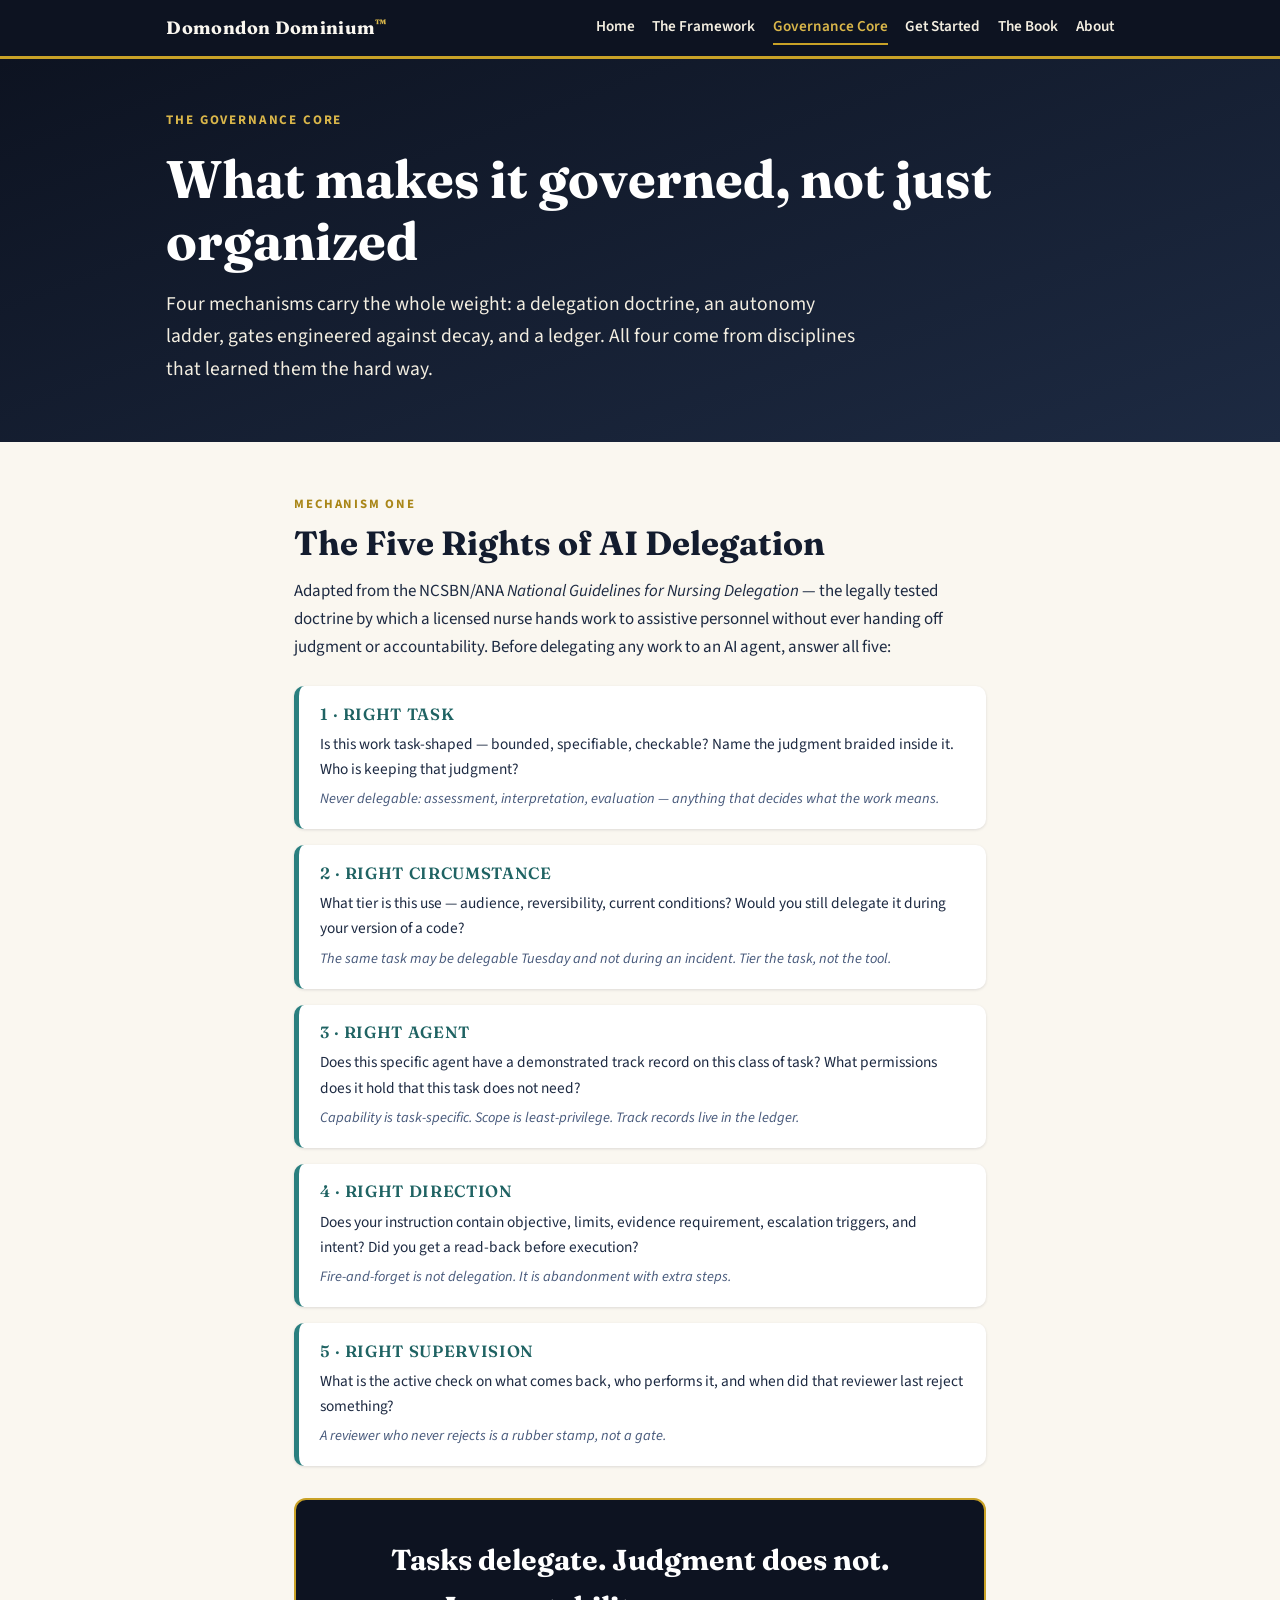
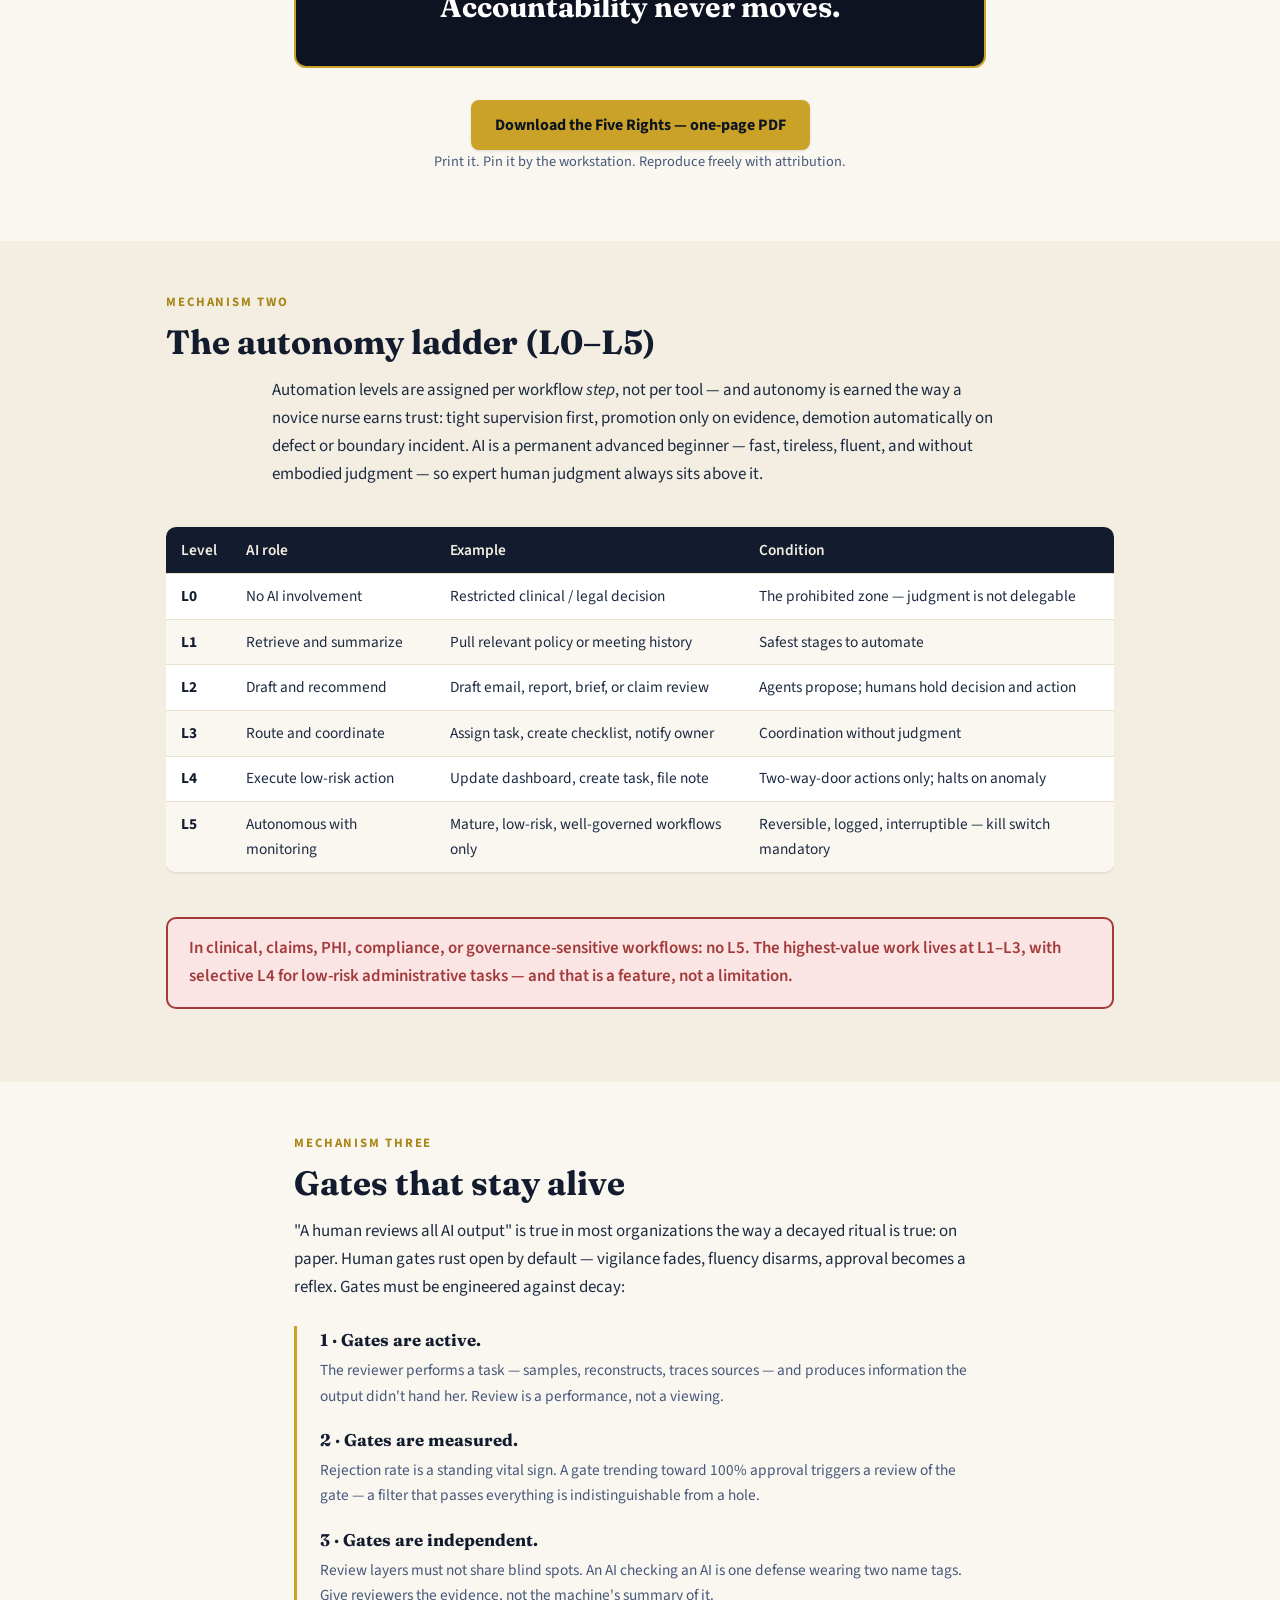
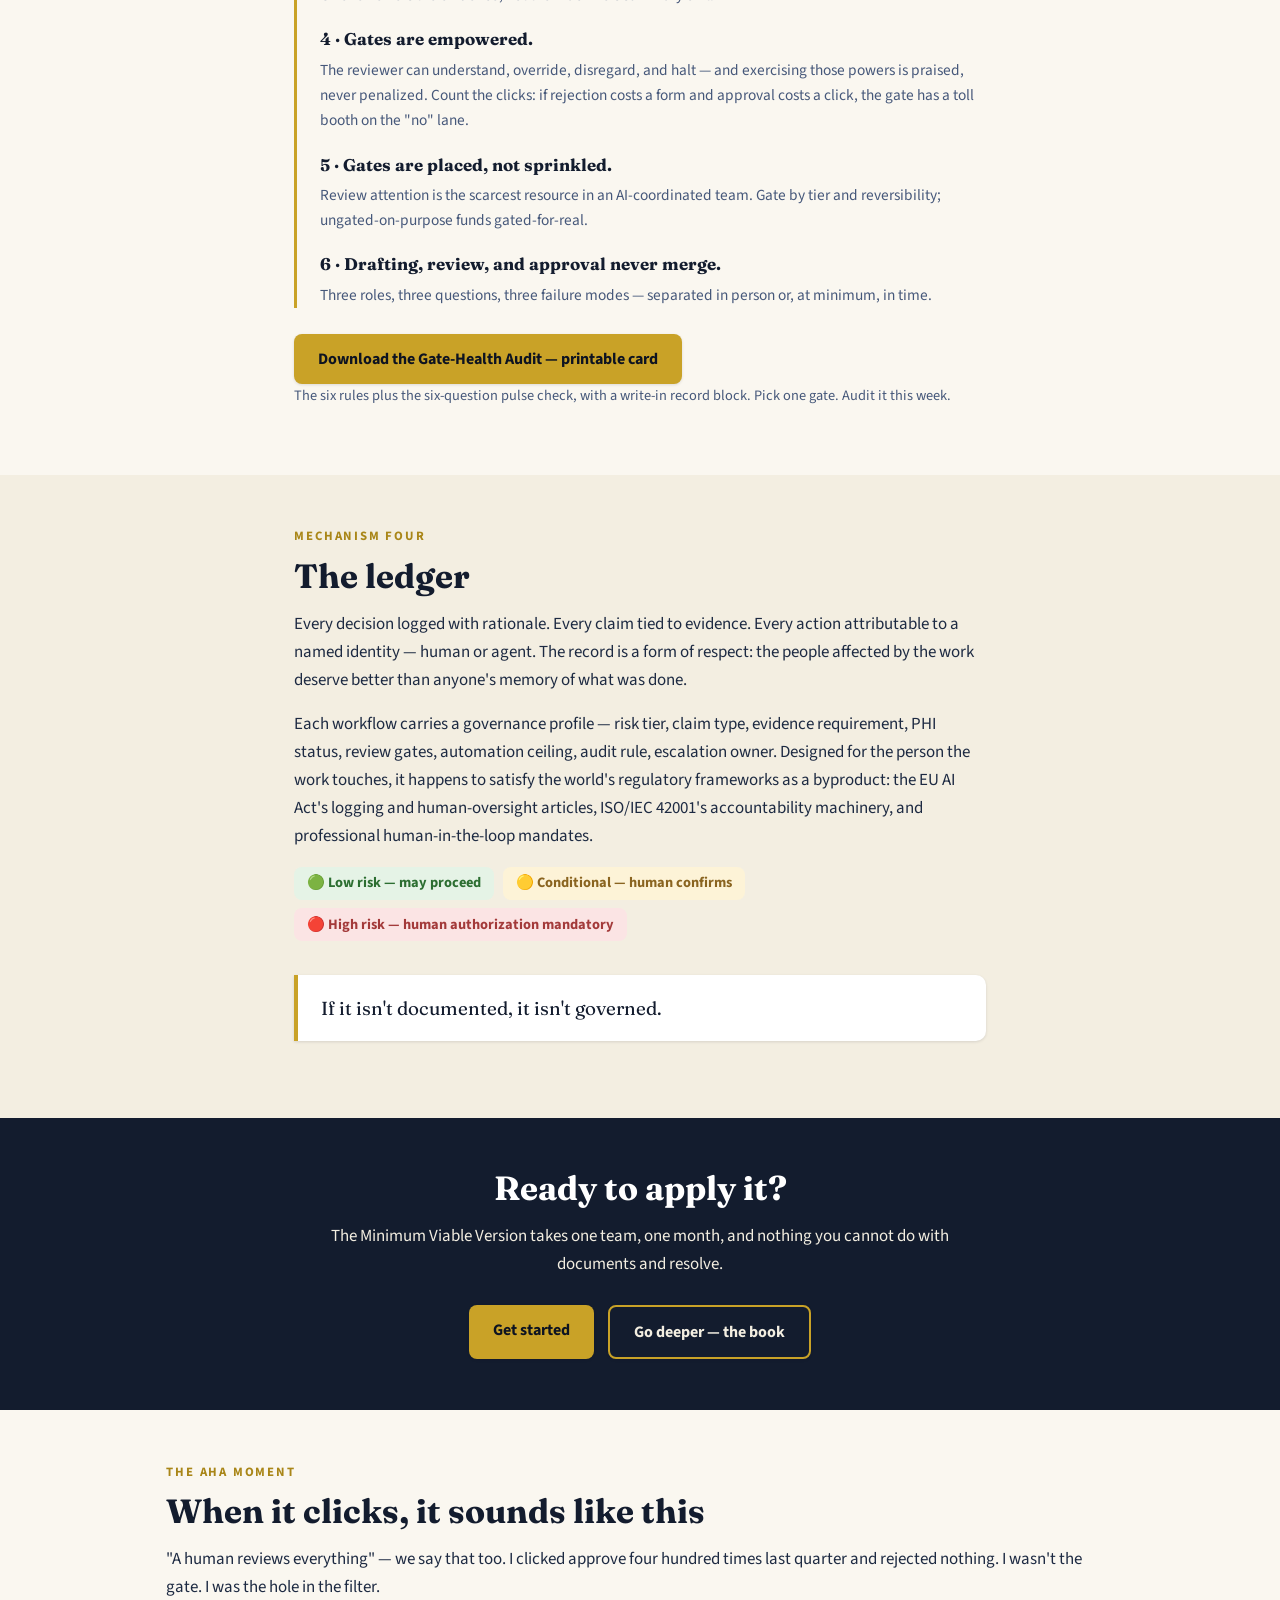
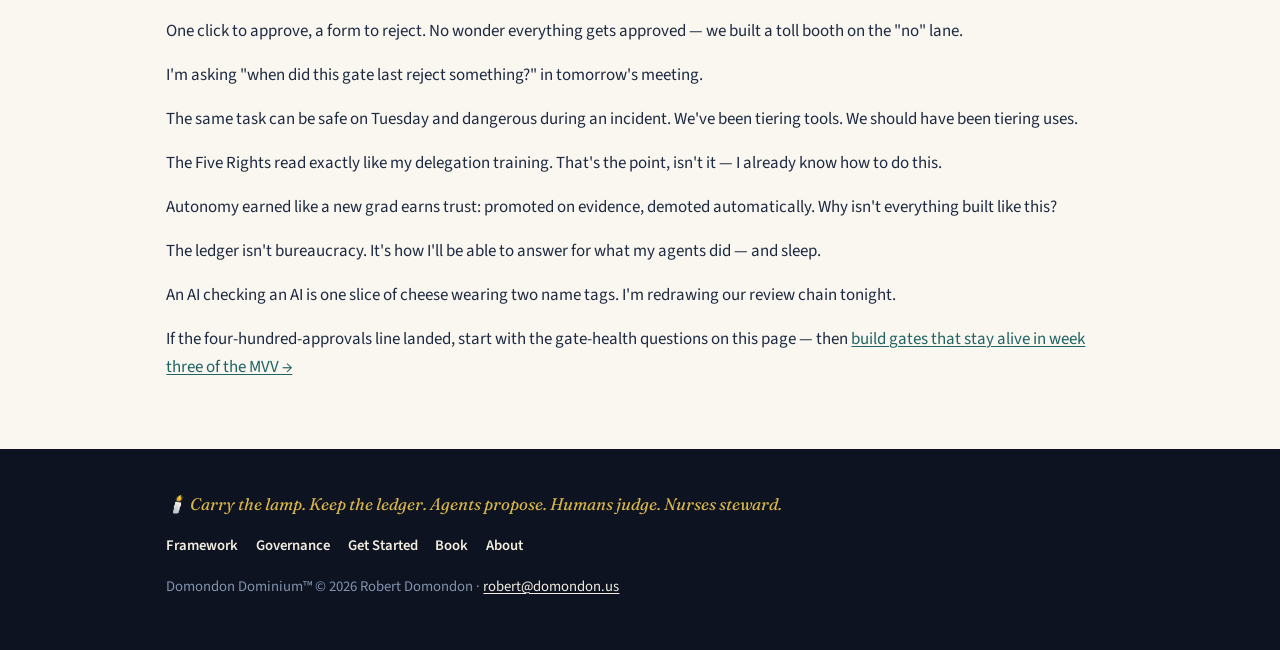
<file: governance.html>
<!DOCTYPE html>
<html lang="en">
<head>
<meta charset="utf-8">
<meta name="viewport" content="width=device-width, initial-scale=1">
<title>The Governance Core — Domondon Dominium™</title>
<meta name="description" content="The Five Rights of AI Delegation, the L0–L5 autonomy ladder, the six rules for human gates that stay alive, and the ledger. What makes the architecture governed rather than merely organized.">
<link rel="canonical" href="https://domondon-dominium.org/governance.html">
<link rel="icon" type="image/svg+xml" href="assets/favicon.svg">
<meta property="og:type" content="website">
<meta property="og:site_name" content="Domondon Dominium">
<meta property="og:title" content="The Governance Core — Five Rights, autonomy ladder, gates, ledger">
<meta property="og:description" content="The Five Rights of AI Delegation, the L0–L5 autonomy ladder, the six rules for human gates that stay alive, and the ledger. What makes the architecture governed rather than merely organized.">
<meta property="og:url" content="https://domondon-dominium.org/governance.html">
<meta property="og:image" content="https://domondon-dominium.org/assets/og-image.png">
<meta name="twitter:card" content="summary_large_image">
<link rel="preconnect" href="https://fonts.googleapis.com">
<link rel="preconnect" href="https://fonts.gstatic.com" crossorigin>
<link href="https://fonts.googleapis.com/css2?family=Fraunces:ital,wght@0,400;0,600;0,700;1,400;1,600&family=Source+Sans+3:ital,wght@0,400;0,600;0,700;1,400&display=swap" rel="stylesheet">
<link rel="stylesheet" href="assets/dominium.css">
</head>
<body>

<header class="site-head">
  <div class="wrap">
    <a class="brand" href="index.html">Domondon Dominium<span class="tm">™</span></a>
    <nav class="main" aria-label="Main">
      <a href="index.html">Home</a>
      <a href="framework.html">The Framework</a>
      <a href="governance.html" aria-current="page">Governance Core</a>
      <a href="start.html">Get Started</a>
      <a href="book.html">The Book</a>
      <a href="about.html">About</a>
    </nav>
  </div>
</header>

<main>

<div class="hero page-hero">
  <div class="wrap">
    <p class="kicker">The governance core</p>
    <h1>What makes it governed, not just organized</h1>
    <p class="lede">Four mechanisms carry the whole weight: a delegation doctrine, an autonomy ladder, gates engineered against decay, and a ledger. All four come from disciplines that learned them the hard way.</p>
  </div>
</div>

<section>
  <div class="wrap narrow">
    <p class="kicker">Mechanism one</p>
    <h2>The Five Rights of AI Delegation</h2>
    <p>Adapted from the NCSBN/ANA <em>National Guidelines for Nursing Delegation</em> — the legally tested doctrine by which a licensed nurse hands work to assistive personnel without ever handing off judgment or accountability. Before delegating any work to an AI agent, answer all five:</p>
    <div class="rights">
      <div class="right-card"><h3>1 · RIGHT TASK</h3><p>Is this work task-shaped — bounded, specifiable, checkable? Name the judgment braided inside it. Who is keeping that judgment?</p><p class="rule">Never delegable: assessment, interpretation, evaluation — anything that decides what the work means.</p></div>
      <div class="right-card"><h3>2 · RIGHT CIRCUMSTANCE</h3><p>What tier is this use — audience, reversibility, current conditions? Would you still delegate it during your version of a code?</p><p class="rule">The same task may be delegable Tuesday and not during an incident. Tier the task, not the tool.</p></div>
      <div class="right-card"><h3>3 · RIGHT AGENT</h3><p>Does this specific agent have a demonstrated track record on this class of task? What permissions does it hold that this task does not need?</p><p class="rule">Capability is task-specific. Scope is least-privilege. Track records live in the ledger.</p></div>
      <div class="right-card"><h3>4 · RIGHT DIRECTION</h3><p>Does your instruction contain objective, limits, evidence requirement, escalation triggers, and intent? Did you get a read-back before execution?</p><p class="rule">Fire-and-forget is not delegation. It is abandonment with extra steps.</p></div>
      <div class="right-card"><h3>5 · RIGHT SUPERVISION</h3><p>What is the active check on what comes back, who performs it, and when did that reviewer last reject something?</p><p class="rule">A reviewer who never rejects is a rubber stamp, not a gate.</p></div>
    </div>
    <div class="invariant">Tasks delegate. Judgment does not.<br>Accountability never moves.</div>
    <div class="btn-row" style="justify-content:center">
      <a class="btn" href="assets/five-rights.pdf" download>Download the Five Rights — one-page PDF</a>
    </div>
    <p style="text-align:center;font-size:.9rem;color:var(--ink-600)">Print it. Pin it by the workstation. Reproduce freely with attribution.</p>
  </div>
</section>

<section class="alt">
  <div class="wrap">
    <p class="kicker">Mechanism two</p>
    <h2>The autonomy ladder (L0–L5)</h2>
    <div class="wrap narrow" style="padding:0">
      <p>Automation levels are assigned per workflow <em>step</em>, not per tool — and autonomy is earned the way a novice nurse earns trust: tight supervision first, promotion only on evidence, demotion automatically on defect or boundary incident. AI is a permanent advanced beginner — fast, tireless, fluent, and without embodied judgment — so expert human judgment always sits above it.</p>
    </div>
    <div class="table-scroll">
      <table>
        <thead><tr><th>Level</th><th>AI role</th><th>Example</th><th>Condition</th></tr></thead>
        <tbody>
          <tr><td><strong>L0</strong></td><td>No AI involvement</td><td>Restricted clinical / legal decision</td><td>The prohibited zone — judgment is not delegable</td></tr>
          <tr><td><strong>L1</strong></td><td>Retrieve and summarize</td><td>Pull relevant policy or meeting history</td><td>Safest stages to automate</td></tr>
          <tr><td><strong>L2</strong></td><td>Draft and recommend</td><td>Draft email, report, brief, or claim review</td><td>Agents propose; humans hold decision and action</td></tr>
          <tr><td><strong>L3</strong></td><td>Route and coordinate</td><td>Assign task, create checklist, notify owner</td><td>Coordination without judgment</td></tr>
          <tr><td><strong>L4</strong></td><td>Execute low-risk action</td><td>Update dashboard, create task, file note</td><td>Two-way-door actions only; halts on anomaly</td></tr>
          <tr><td><strong>L5</strong></td><td>Autonomous with monitoring</td><td>Mature, low-risk, well-governed workflows only</td><td>Reversible, logged, interruptible — kill switch mandatory</td></tr>
        </tbody>
      </table>
    </div>
    <div class="boundary">In clinical, claims, PHI, compliance, or governance-sensitive workflows: no L5. The highest-value work lives at L1–L3, with selective L4 for low-risk administrative tasks — and that is a feature, not a limitation.</div>
  </div>
</section>

<section>
  <div class="wrap narrow">
    <p class="kicker">Mechanism three</p>
    <h2>Gates that stay alive</h2>
    <p>"A human reviews all AI output" is true in most organizations the way a decayed ritual is true: on paper. Human gates rust open by default — vigilance fades, fluency disarms, approval becomes a reflex. Gates must be engineered against decay:</p>
    <div class="steps">
      <div class="step"><strong>1 · Gates are active.</strong><p>The reviewer performs a task — samples, reconstructs, traces sources — and produces information the output didn't hand her. Review is a performance, not a viewing.</p></div>
      <div class="step"><strong>2 · Gates are measured.</strong><p>Rejection rate is a standing vital sign. A gate trending toward 100% approval triggers a review of the gate — a filter that passes everything is indistinguishable from a hole.</p></div>
      <div class="step"><strong>3 · Gates are independent.</strong><p>Review layers must not share blind spots. An AI checking an AI is one defense wearing two name tags. Give reviewers the evidence, not the machine's summary of it.</p></div>
      <div class="step"><strong>4 · Gates are empowered.</strong><p>The reviewer can understand, override, disregard, and halt — and exercising those powers is praised, never penalized. Count the clicks: if rejection costs a form and approval costs a click, the gate has a toll booth on the "no" lane.</p></div>
      <div class="step"><strong>5 · Gates are placed, not sprinkled.</strong><p>Review attention is the scarcest resource in an AI-coordinated team. Gate by tier and reversibility; ungated-on-purpose funds gated-for-real.</p></div>
      <div class="step"><strong>6 · Drafting, review, and approval never merge.</strong><p>Three roles, three questions, three failure modes — separated in person or, at minimum, in time.</p></div>
    </div>
    <div class="btn-row">
      <a class="btn" href="assets/gate-health-audit.pdf" download>Download the Gate-Health Audit — printable card</a>
    </div>
    <p style="font-size:.9rem;color:var(--ink-600)">The six rules plus the six-question pulse check, with a write-in record block. Pick one gate. Audit it this week.</p>
  </div>
</section>

<section class="alt">
  <div class="wrap narrow">
    <p class="kicker">Mechanism four</p>
    <h2>The ledger</h2>
    <p>Every decision logged with rationale. Every claim tied to evidence. Every action attributable to a named identity — human or agent. The record is a form of respect: the people affected by the work deserve better than anyone's memory of what was done.</p>
    <p>Each workflow carries a governance profile — risk tier, claim type, evidence requirement, PHI status, review gates, automation ceiling, audit rule, escalation owner. Designed for the person the work touches, it happens to satisfy the world's regulatory frameworks as a byproduct: the EU AI Act's logging and human-oversight articles, ISO/IEC 42001's accountability machinery, and professional human-in-the-loop mandates.</p>
    <p class="tiers" aria-label="Risk classification"><span class="tier-green">🟢 Low risk — may proceed</span> <span class="tier-yellow">🟡 Conditional — human confirms</span> <span class="tier-red">🔴 High risk — human authorization mandatory</span></p>
    <blockquote class="pull">If it isn't documented, it isn't governed.</blockquote>
  </div>
</section>

<section class="dark">
  <div class="wrap narrow" style="text-align:center">
    <h2>Ready to apply it?</h2>
    <p>The Minimum Viable Version takes one team, one month, and nothing you cannot do with documents and resolve.</p>
    <div class="btn-row" style="justify-content:center">
      <a class="btn" href="start.html">Get started</a>
      <a class="btn ghost" href="book.html">Go deeper — the book</a>
    </div>
  </div>
</section>

<section class="aha">
  <div class="wrap">
    <p class="kicker">The aha moment</p>
    <h2>When it clicks, it sounds like this</h2>
    <div class="aha-grid">
      <p class="say">"A human reviews everything" — we say that too. I clicked approve four hundred times last quarter and rejected nothing. I wasn't the gate. I was the hole in the filter.</p>
      <p class="say">One click to approve, a form to reject. No wonder everything gets approved — we built a toll booth on the "no" lane.</p>
      <p class="say">I'm asking "when did this gate last reject something?" in tomorrow's meeting.</p>
      <p class="say">The same task can be safe on Tuesday and dangerous during an incident. We've been tiering tools. We should have been tiering uses.</p>
      <p class="say">The Five Rights read exactly like my delegation training. That's the point, isn't it — I already know how to do this.</p>
      <p class="say">Autonomy earned like a new grad earns trust: promoted on evidence, demoted automatically. Why isn't everything built like this?</p>
      <p class="say">The ledger isn't bureaucracy. It's how I'll be able to answer for what my agents did — and sleep.</p>
      <p class="say">An AI checking an AI is one slice of cheese wearing two name tags. I'm redrawing our review chain tonight.</p>
    </div>
    <p class="after">If the four-hundred-approvals line landed, start with the gate-health questions on this page — then <a href="mvv.html">build gates that stay alive in week three of the MVV →</a></p>
  </div>
</section>

</main>

<footer class="site-foot">
  <div class="wrap">
    <p class="credo">🕯️ Carry the lamp. Keep the ledger. Agents propose. Humans judge. Nurses steward.</p>
    <nav aria-label="Footer">
      <a href="framework.html">Framework</a>
      <a href="governance.html">Governance</a>
      <a href="start.html">Get Started</a>
      <a href="book.html">Book</a>
      <a href="about.html">About</a>
    </nav>
    <p>Domondon Dominium™ © 2026 Robert Domondon · <a href="mailto:robert@domondon.us">robert@domondon.us</a></p>
  </div>
</footer>

</body>
</html>
</file>
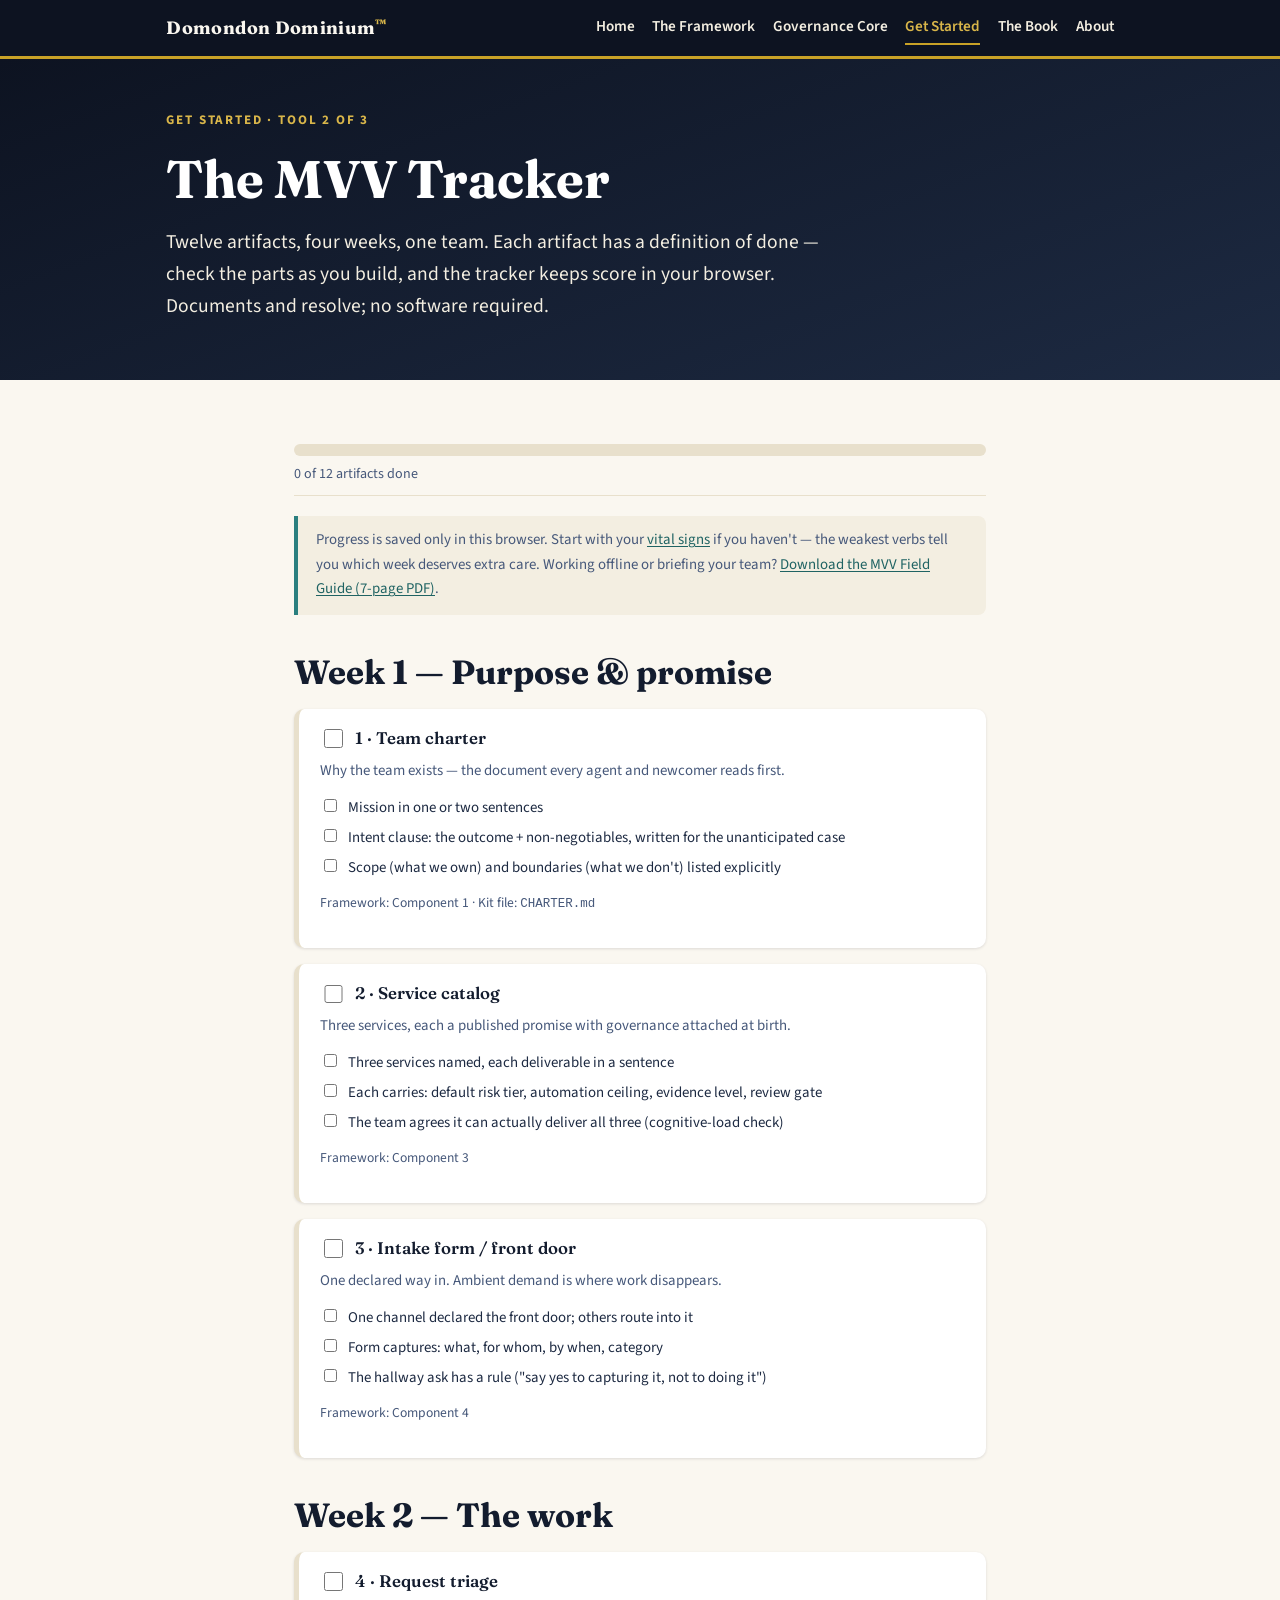
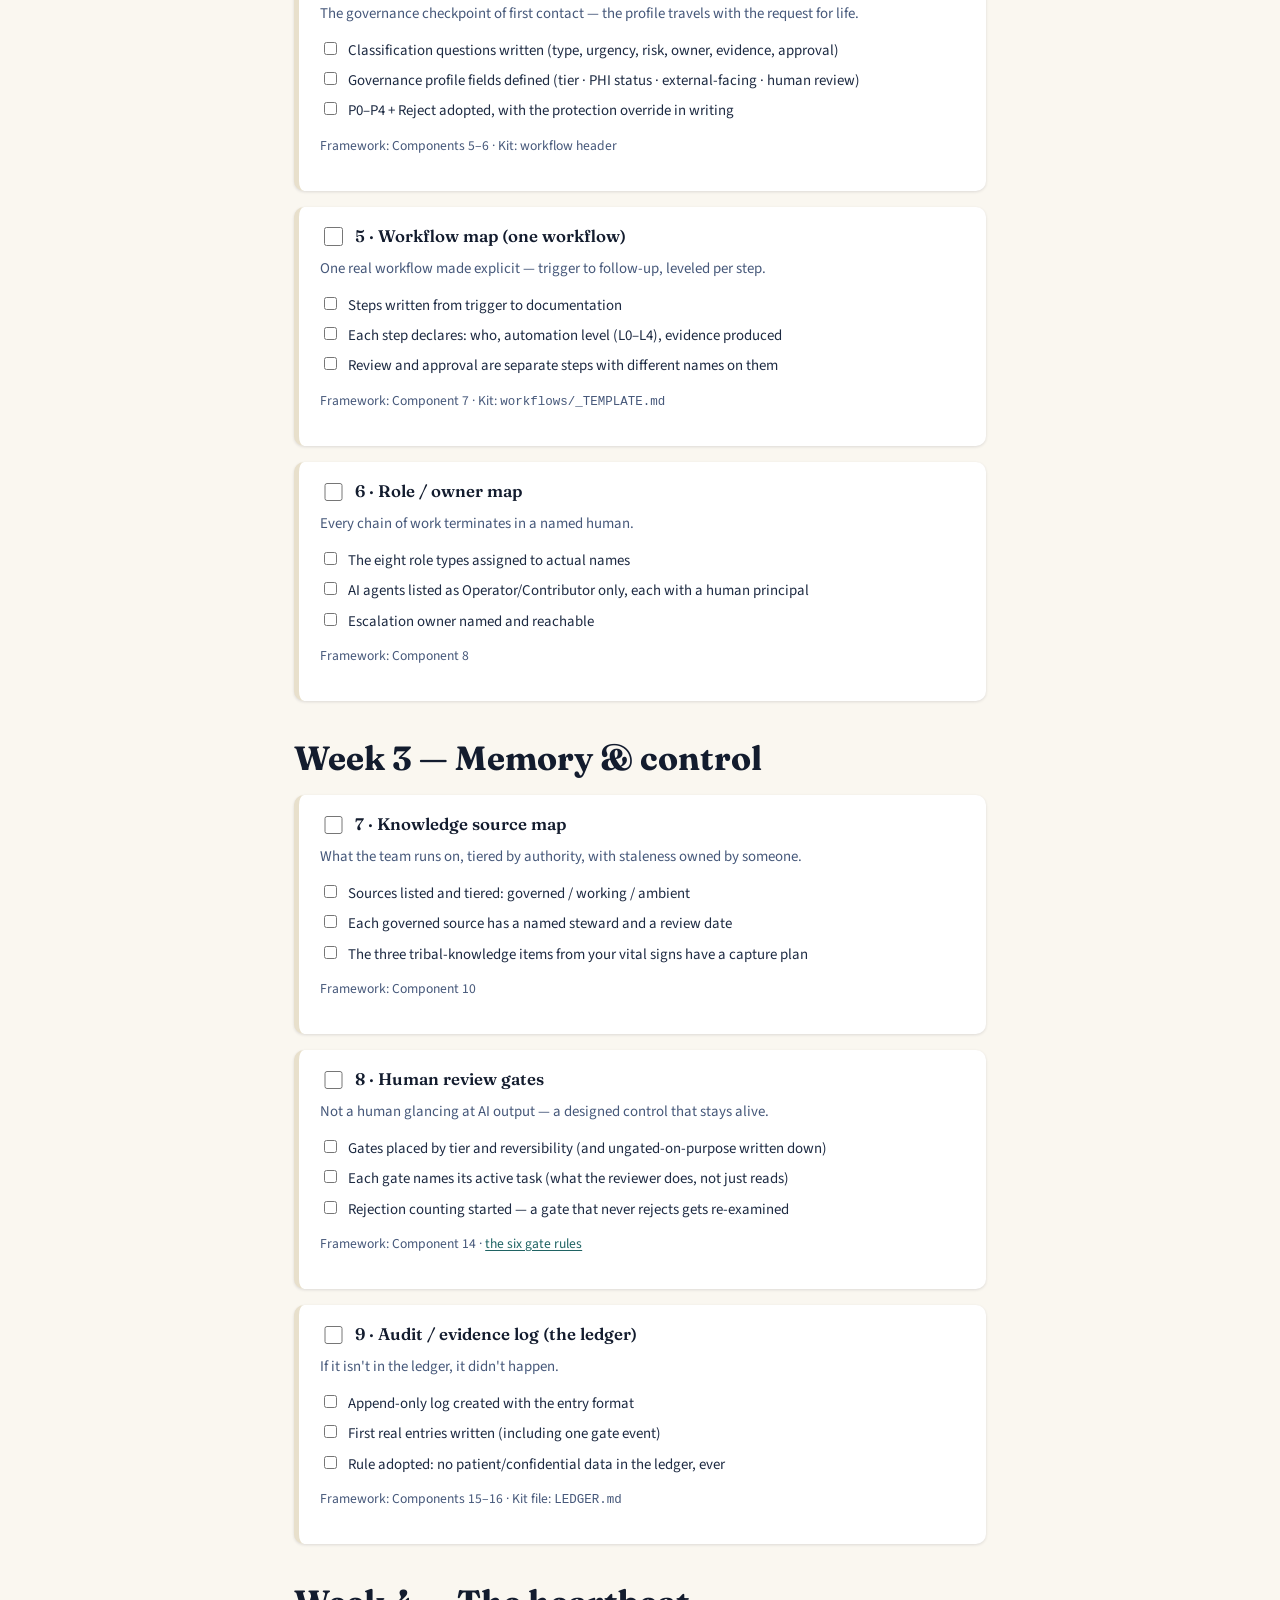
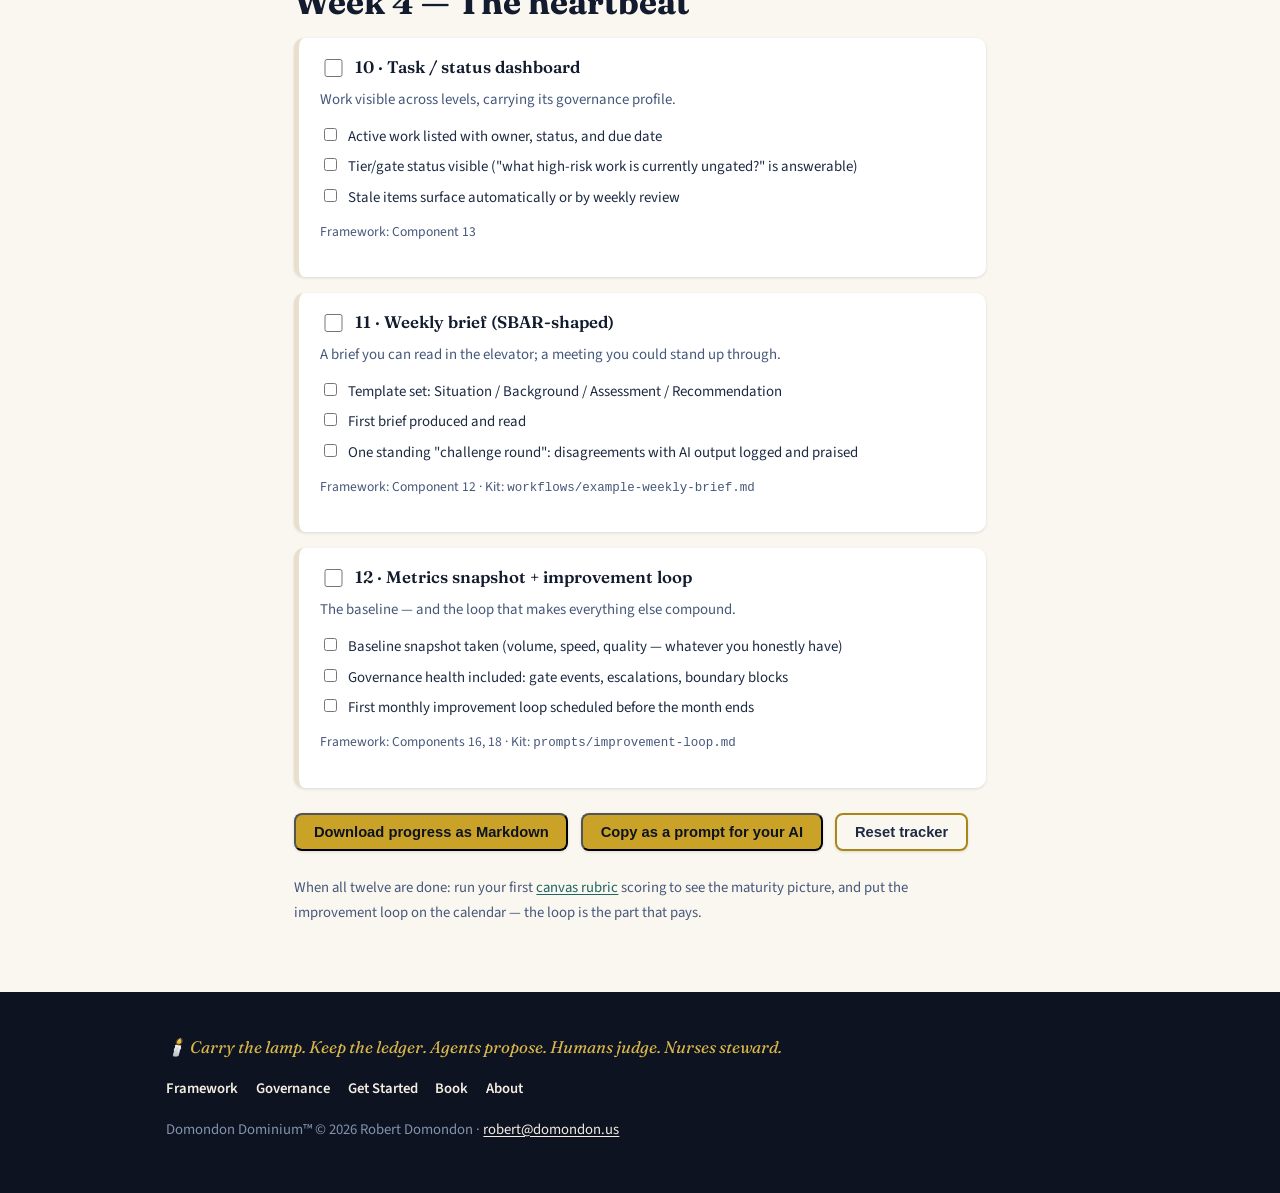
<file: mvv.html>
<!DOCTYPE html>
<html lang="en">
<head>
<meta charset="utf-8">
<meta name="viewport" content="width=device-width, initial-scale=1">
<title>MVV Tracker — Domondon Dominium™</title>
<meta name="description" content="Track the Minimum Viable Version build: twelve artifacts, four weeks, one team. Definitions of done for each artifact, progress saved in your browser.">
<link rel="canonical" href="https://domondon-dominium.org/mvv.html">
<link rel="icon" type="image/svg+xml" href="assets/favicon.svg">
<meta property="og:type" content="website">
<meta property="og:site_name" content="Domondon Dominium">
<meta property="og:title" content="The MVV Tracker — twelve artifacts, four weeks">
<meta property="og:description" content="Track the Minimum Viable Version build: twelve artifacts, four weeks, one team. Definitions of done for each artifact, progress saved in your browser.">
<meta property="og:url" content="https://domondon-dominium.org/mvv.html">
<meta property="og:image" content="https://domondon-dominium.org/assets/og-image.png">
<meta name="twitter:card" content="summary_large_image">
<link rel="preconnect" href="https://fonts.googleapis.com">
<link rel="preconnect" href="https://fonts.gstatic.com" crossorigin>
<link href="https://fonts.googleapis.com/css2?family=Fraunces:ital,wght@0,400;0,600;0,700;1,400;1,600&family=Source+Sans+3:ital,wght@0,400;0,600;0,700;1,400&display=swap" rel="stylesheet">
<link rel="stylesheet" href="assets/dominium.css">
<style>
.progress { position: sticky; top: 3.4rem; z-index: 40; background: var(--parch-50); padding: .8rem 0 .6rem; border-bottom: 1px solid var(--parch-200); }
.bar { height: 12px; background: var(--parch-200); border-radius: 6px; overflow: hidden; }
.bar > div { height: 100%; width: 0%; background: linear-gradient(90deg, var(--teal-500), var(--gold-500)); transition: width .3s; }
.progress p { margin: .4rem 0 0; font-size: .88rem; color: var(--ink-600); }
.week h2 { margin-top: 2.4rem; }
.artifact { background: var(--white); border-radius: 10px; box-shadow: var(--shadow-sm); border-left: 5px solid var(--parch-200); padding: 1.1rem 1.3rem; margin: 1rem 0; }
.artifact.done { border-left-color: #2c6e31; }
.artifact h3 { display: flex; align-items: center; gap: .6rem; font-size: 1.05rem; }
.artifact h3 input { width: 1.15rem; height: 1.15rem; accent-color: #2c6e31; }
.artifact .why { color: var(--ink-600); font-size: .93rem; margin: .3rem 0 .6rem; }
.dod { list-style: none; padding: 0; margin: 0; font-size: .93rem; }
.dod li { display: flex; gap: .5rem; align-items: baseline; padding: .18rem 0; color: var(--ink-800); }
.dod input { accent-color: var(--teal-600); }
.artifact .ref { font-size: .85rem; color: var(--ink-600); margin-top: .5rem; }
.toolbar { display: flex; gap: .8rem; flex-wrap: wrap; margin: 1.6rem 0; }
.btn.small { padding: .55rem 1.1rem; font-size: .92rem; }
.note-js { background: var(--parch-100); border-left: 4px solid var(--teal-500); padding: .8rem 1.1rem; border-radius: 0 8px 8px 0; font-size: .93rem; color: var(--ink-600); }
</style>
</head>
<body>

<header class="site-head">
  <div class="wrap">
    <a class="brand" href="index.html">Domondon Dominium<span class="tm">™</span></a>
    <nav class="main" aria-label="Main">
      <a href="index.html">Home</a>
      <a href="framework.html">The Framework</a>
      <a href="governance.html">Governance Core</a>
      <a href="start.html" aria-current="page">Get Started</a>
      <a href="book.html">The Book</a>
      <a href="about.html">About</a>
    </nav>
  </div>
</header>

<main>

<div class="hero page-hero">
  <div class="wrap">
    <p class="kicker">Get started · Tool 2 of 3</p>
    <h1>The MVV Tracker</h1>
    <p class="lede">Twelve artifacts, four weeks, one team. Each artifact has a definition of done — check the parts as you build, and the tracker keeps score in your browser. Documents and resolve; no software required.</p>
  </div>
</div>

<section>
  <div class="wrap narrow">
    <div class="progress"><div class="bar"><div id="fill"></div></div><p id="ptext">0 of 12 artifacts done</p></div>
    <p class="note-js" style="margin-top:1.2rem">Progress is saved only in this browser. Start with your <a href="vitals.html">vital signs</a> if you haven't — the weakest verbs tell you which week deserves extra care. Working offline or briefing your team? <a href="assets/mvv-field-guide.pdf" download>Download the MVV Field Guide (7-page PDF)</a>.</p>

    <div id="tracker">
    <div class="week"><h2>Week 1 — Purpose &amp; promise</h2>

      <div class="artifact" data-a="a1">
        <h3><input type="checkbox" class="master" id="a1"><label for="a1">1 · Team charter</label></h3>
        <p class="why">Why the team exists — the document every agent and newcomer reads first.</p>
        <ul class="dod">
          <li><input type="checkbox"> Mission in one or two sentences</li>
          <li><input type="checkbox"> Intent clause: the outcome + non-negotiables, written for the unanticipated case</li>
          <li><input type="checkbox"> Scope (what we own) and boundaries (what we don't) listed explicitly</li>
        </ul>
        <p class="ref">Framework: Component 1 · Kit file: <code>CHARTER.md</code></p>
      </div>

      <div class="artifact" data-a="a2">
        <h3><input type="checkbox" class="master" id="a2"><label for="a2">2 · Service catalog</label></h3>
        <p class="why">Three services, each a published promise with governance attached at birth.</p>
        <ul class="dod">
          <li><input type="checkbox"> Three services named, each deliverable in a sentence</li>
          <li><input type="checkbox"> Each carries: default risk tier, automation ceiling, evidence level, review gate</li>
          <li><input type="checkbox"> The team agrees it can actually deliver all three (cognitive-load check)</li>
        </ul>
        <p class="ref">Framework: Component 3</p>
      </div>

      <div class="artifact" data-a="a3">
        <h3><input type="checkbox" class="master" id="a3"><label for="a3">3 · Intake form / front door</label></h3>
        <p class="why">One declared way in. Ambient demand is where work disappears.</p>
        <ul class="dod">
          <li><input type="checkbox"> One channel declared the front door; others route into it</li>
          <li><input type="checkbox"> Form captures: what, for whom, by when, category</li>
          <li><input type="checkbox"> The hallway ask has a rule ("say yes to capturing it, not to doing it")</li>
        </ul>
        <p class="ref">Framework: Component 4</p>
      </div>
    </div>

    <div class="week"><h2>Week 2 — The work</h2>

      <div class="artifact" data-a="a4">
        <h3><input type="checkbox" class="master" id="a4"><label for="a4">4 · Request triage</label></h3>
        <p class="why">The governance checkpoint of first contact — the profile travels with the request for life.</p>
        <ul class="dod">
          <li><input type="checkbox"> Classification questions written (type, urgency, risk, owner, evidence, approval)</li>
          <li><input type="checkbox"> Governance profile fields defined (tier · PHI status · external-facing · human review)</li>
          <li><input type="checkbox"> P0–P4 + Reject adopted, with the protection override in writing</li>
        </ul>
        <p class="ref">Framework: Components 5–6 · Kit: workflow header</p>
      </div>

      <div class="artifact" data-a="a5">
        <h3><input type="checkbox" class="master" id="a5"><label for="a5">5 · Workflow map (one workflow)</label></h3>
        <p class="why">One real workflow made explicit — trigger to follow-up, leveled per step.</p>
        <ul class="dod">
          <li><input type="checkbox"> Steps written from trigger to documentation</li>
          <li><input type="checkbox"> Each step declares: who, automation level (L0–L4), evidence produced</li>
          <li><input type="checkbox"> Review and approval are separate steps with different names on them</li>
        </ul>
        <p class="ref">Framework: Component 7 · Kit: <code>workflows/_TEMPLATE.md</code></p>
      </div>

      <div class="artifact" data-a="a6">
        <h3><input type="checkbox" class="master" id="a6"><label for="a6">6 · Role / owner map</label></h3>
        <p class="why">Every chain of work terminates in a named human.</p>
        <ul class="dod">
          <li><input type="checkbox"> The eight role types assigned to actual names</li>
          <li><input type="checkbox"> AI agents listed as Operator/Contributor only, each with a human principal</li>
          <li><input type="checkbox"> Escalation owner named and reachable</li>
        </ul>
        <p class="ref">Framework: Component 8</p>
      </div>
    </div>

    <div class="week"><h2>Week 3 — Memory &amp; control</h2>

      <div class="artifact" data-a="a7">
        <h3><input type="checkbox" class="master" id="a7"><label for="a7">7 · Knowledge source map</label></h3>
        <p class="why">What the team runs on, tiered by authority, with staleness owned by someone.</p>
        <ul class="dod">
          <li><input type="checkbox"> Sources listed and tiered: governed / working / ambient</li>
          <li><input type="checkbox"> Each governed source has a named steward and a review date</li>
          <li><input type="checkbox"> The three tribal-knowledge items from your vital signs have a capture plan</li>
        </ul>
        <p class="ref">Framework: Component 10</p>
      </div>

      <div class="artifact" data-a="a8">
        <h3><input type="checkbox" class="master" id="a8"><label for="a8">8 · Human review gates</label></h3>
        <p class="why">Not a human glancing at AI output — a designed control that stays alive.</p>
        <ul class="dod">
          <li><input type="checkbox"> Gates placed by tier and reversibility (and ungated-on-purpose written down)</li>
          <li><input type="checkbox"> Each gate names its active task (what the reviewer does, not just reads)</li>
          <li><input type="checkbox"> Rejection counting started — a gate that never rejects gets re-examined</li>
        </ul>
        <p class="ref">Framework: Component 14 · <a href="governance.html">the six gate rules</a></p>
      </div>

      <div class="artifact" data-a="a9">
        <h3><input type="checkbox" class="master" id="a9"><label for="a9">9 · Audit / evidence log (the ledger)</label></h3>
        <p class="why">If it isn't in the ledger, it didn't happen.</p>
        <ul class="dod">
          <li><input type="checkbox"> Append-only log created with the entry format</li>
          <li><input type="checkbox"> First real entries written (including one gate event)</li>
          <li><input type="checkbox"> Rule adopted: no patient/confidential data in the ledger, ever</li>
        </ul>
        <p class="ref">Framework: Components 15–16 · Kit file: <code>LEDGER.md</code></p>
      </div>
    </div>

    <div class="week"><h2>Week 4 — The heartbeat</h2>

      <div class="artifact" data-a="a10">
        <h3><input type="checkbox" class="master" id="a10"><label for="a10">10 · Task / status dashboard</label></h3>
        <p class="why">Work visible across levels, carrying its governance profile.</p>
        <ul class="dod">
          <li><input type="checkbox"> Active work listed with owner, status, and due date</li>
          <li><input type="checkbox"> Tier/gate status visible ("what high-risk work is currently ungated?" is answerable)</li>
          <li><input type="checkbox"> Stale items surface automatically or by weekly review</li>
        </ul>
        <p class="ref">Framework: Component 13</p>
      </div>

      <div class="artifact" data-a="a11">
        <h3><input type="checkbox" class="master" id="a11"><label for="a11">11 · Weekly brief (SBAR-shaped)</label></h3>
        <p class="why">A brief you can read in the elevator; a meeting you could stand up through.</p>
        <ul class="dod">
          <li><input type="checkbox"> Template set: Situation / Background / Assessment / Recommendation</li>
          <li><input type="checkbox"> First brief produced and read</li>
          <li><input type="checkbox"> One standing "challenge round": disagreements with AI output logged and praised</li>
        </ul>
        <p class="ref">Framework: Component 12 · Kit: <code>workflows/example-weekly-brief.md</code></p>
      </div>

      <div class="artifact" data-a="a12">
        <h3><input type="checkbox" class="master" id="a12"><label for="a12">12 · Metrics snapshot + improvement loop</label></h3>
        <p class="why">The baseline — and the loop that makes everything else compound.</p>
        <ul class="dod">
          <li><input type="checkbox"> Baseline snapshot taken (volume, speed, quality — whatever you honestly have)</li>
          <li><input type="checkbox"> Governance health included: gate events, escalations, boundary blocks</li>
          <li><input type="checkbox"> First monthly improvement loop scheduled before the month ends</li>
        </ul>
        <p class="ref">Framework: Components 16, 18 · Kit: <code>prompts/improvement-loop.md</code></p>
      </div>
    </div>
    </div>

    <div class="toolbar">
      <button class="btn small" id="dl" type="button">Download progress as Markdown</button>
      <button class="btn small" id="copyai" type="button">Copy as a prompt for your AI</button>
      <button class="btn small ghost" style="color:var(--ink-800);border-color:var(--gold-600)" id="clear" type="button">Reset tracker</button>
    </div>
    <p style="font-size:.92rem;color:var(--ink-600)">When all twelve are done: run your first <a href="canvas.html">canvas rubric</a> scoring to see the maturity picture, and put the improvement loop on the calendar — the loop is the part that pays.</p>
  </div>
</section>

<script>
(function () {
  var KEY = "dd-mvv-v1";
  var tracker = document.getElementById("tracker");
  var arts = Array.prototype.slice.call(tracker.querySelectorAll(".artifact"));

  function refresh() {
    var done = 0;
    arts.forEach(function (a) {
      var m = a.querySelector(".master");
      if (m.checked) { a.classList.add("done"); done++; } else { a.classList.remove("done"); }
    });
    document.getElementById("fill").style.width = Math.round(done / arts.length * 100) + "%";
    document.getElementById("ptext").textContent = done + " of " + arts.length + " artifacts done" +
      (done === arts.length ? " — the MVV is built. Schedule the loop. 🕯️" : "");
  }
  function save() {
    var s = {};
    arts.forEach(function (a) {
      s[a.dataset.a] = Array.prototype.map.call(a.querySelectorAll("input"), function (i) { return i.checked; });
    });
    try { localStorage.setItem(KEY, JSON.stringify(s)); } catch (e) {}
  }
  function load() {
    var raw; try { raw = localStorage.getItem(KEY); } catch (e) { return; }
    if (!raw) return;
    try {
      var s = JSON.parse(raw);
      arts.forEach(function (a) {
        var v = s[a.dataset.a]; if (!v) return;
        Array.prototype.forEach.call(a.querySelectorAll("input"), function (i, idx) { i.checked = !!v[idx]; });
      });
    } catch (e) {}
  }
  tracker.addEventListener("change", function (e) {
    var art = e.target.closest(".artifact");
    if (art && !e.target.classList.contains("master")) {
      var subs = art.querySelectorAll(".dod input");
      art.querySelector(".master").checked = Array.prototype.every.call(subs, function (i) { return i.checked; });
    }
    if (art && e.target.classList.contains("master")) {
      Array.prototype.forEach.call(art.querySelectorAll(".dod input"), function (i) { i.checked = e.target.checked; });
    }
    save(); refresh();
  });

  function md() {
    var lines = ["# MVV Progress — " + new Date().toISOString().slice(0,10), ""];
    arts.forEach(function (a) {
      var name = a.querySelector("h3 label").textContent;
      lines.push("- [" + (a.querySelector(".master").checked ? "x" : " ") + "] " + name);
      Array.prototype.forEach.call(a.querySelectorAll(".dod li"), function (li) {
        lines.push("  - [" + (li.querySelector("input").checked ? "x" : " ") + "] " + li.textContent.trim());
      });
    });
    lines.push(""); lines.push("Generated by the Domondon Dominium MVV tracker.");
    return lines.join("\n");
  }

  document.getElementById("dl").addEventListener("click", function () {
    var blob = new Blob([md()], { type: "text/markdown" });
    var a = document.createElement("a"); a.href = URL.createObjectURL(blob); a.download = "mvv-progress.md"; a.click();
    URL.revokeObjectURL(a.href);
  });
  document.getElementById("copyai").addEventListener("click", function (e) {
    var p = "You are my governed AI assistant (drafts only; you recommend, I decide; no patient or confidential data). " +
      "Below is my Minimum Viable Version progress from the Domondon Dominium framework. " +
      "Task: for the FIRST unchecked artifact, draft its skeleton for my review — using my earlier answers if I've shared them — " +
      "and list what you need from me to finish it. One artifact at a time.\n\n---\n\n" + md();
    (navigator.clipboard ? navigator.clipboard.writeText(p) : Promise.reject()).then(function () {
      e.target.textContent = "Copied ✓"; setTimeout(function () { e.target.textContent = "Copy as a prompt for your AI"; }, 2000);
    }).catch(function () { window.prompt("Copy this prompt:", p); });
  });
  document.getElementById("clear").addEventListener("click", function () {
    if (!confirm("Reset all progress in this browser?")) return;
    try { localStorage.removeItem(KEY); } catch (e) {}
    Array.prototype.forEach.call(tracker.querySelectorAll("input"), function (i) { i.checked = false; });
    refresh();
  });

  load(); refresh();
})();
</script>

</main>

<footer class="site-foot">
  <div class="wrap">
    <p class="credo">🕯️ Carry the lamp. Keep the ledger. Agents propose. Humans judge. Nurses steward.</p>
    <nav aria-label="Footer">
      <a href="framework.html">Framework</a>
      <a href="governance.html">Governance</a>
      <a href="start.html">Get Started</a>
      <a href="book.html">Book</a>
      <a href="about.html">About</a>
    </nav>
    <p>Domondon Dominium™ © 2026 Robert Domondon · <a href="mailto:robert@domondon.us">robert@domondon.us</a></p>
  </div>
</footer>

</body>
</html>
</file>
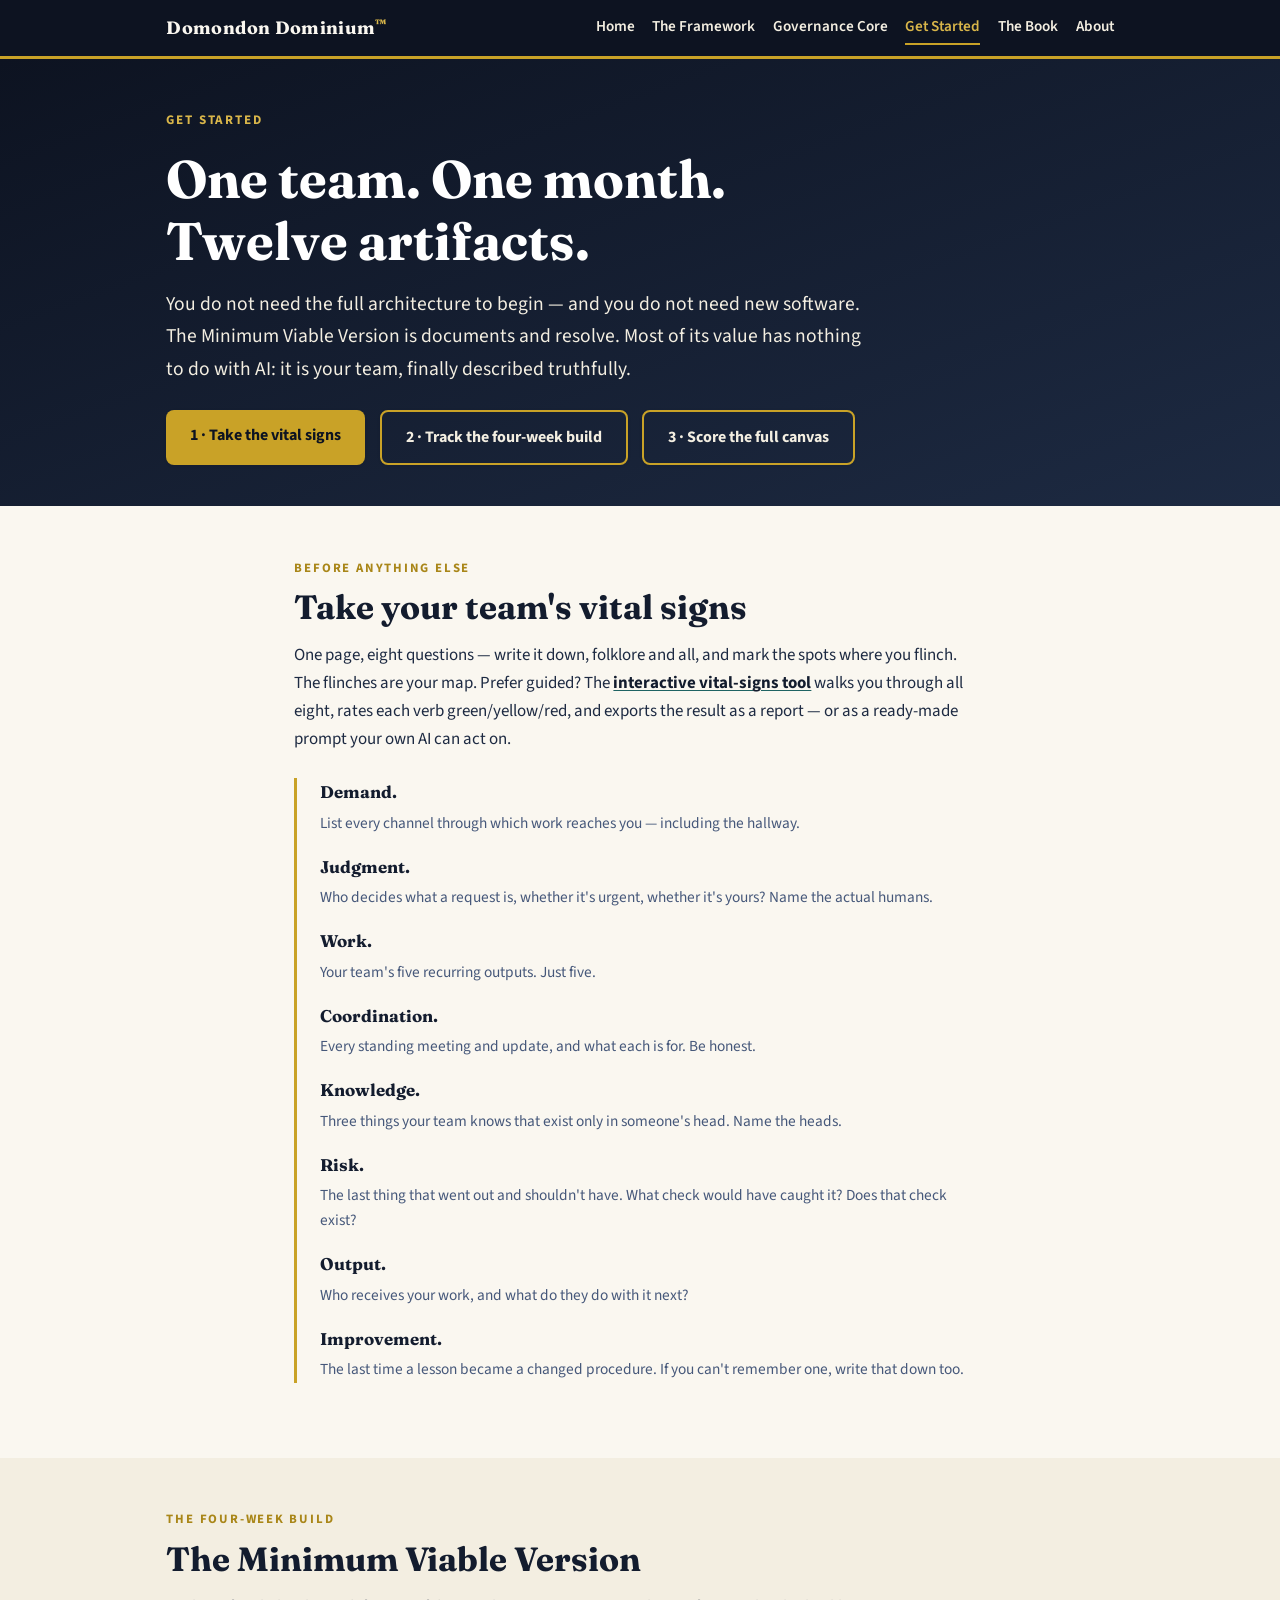
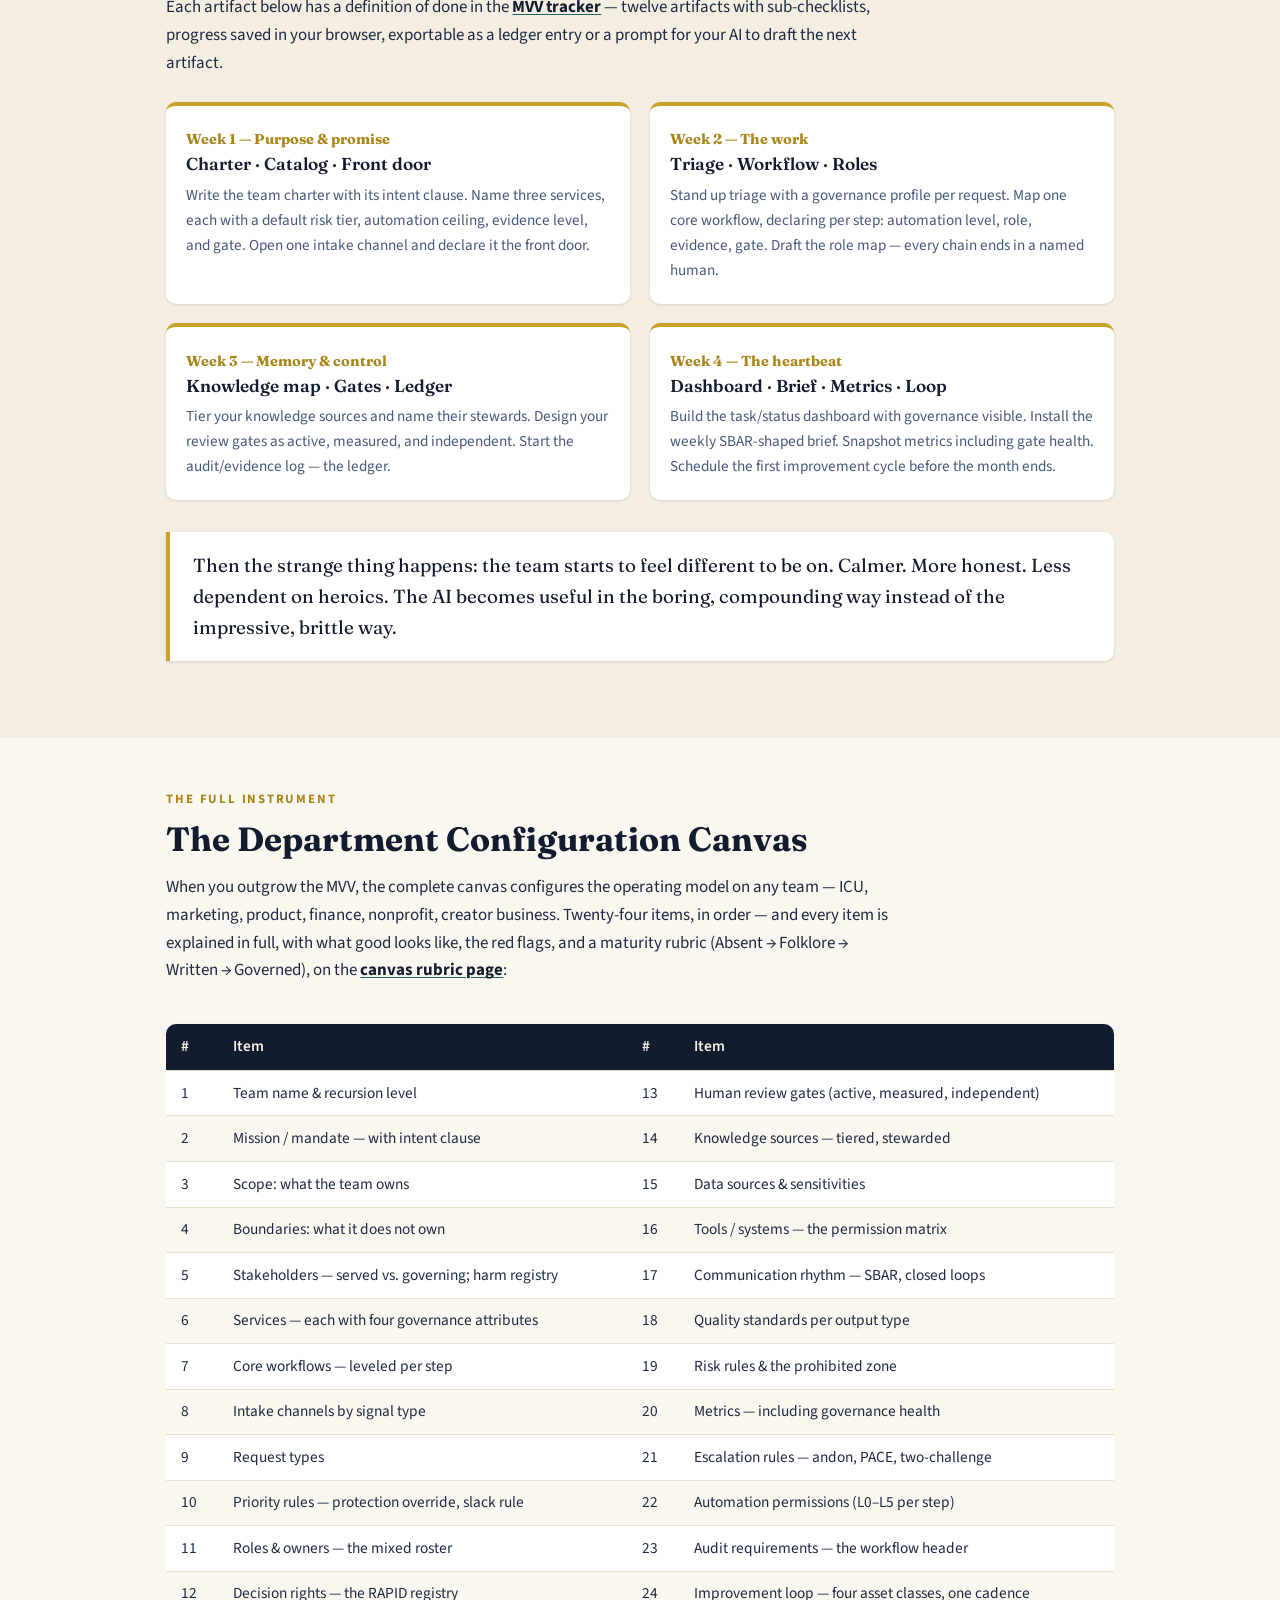
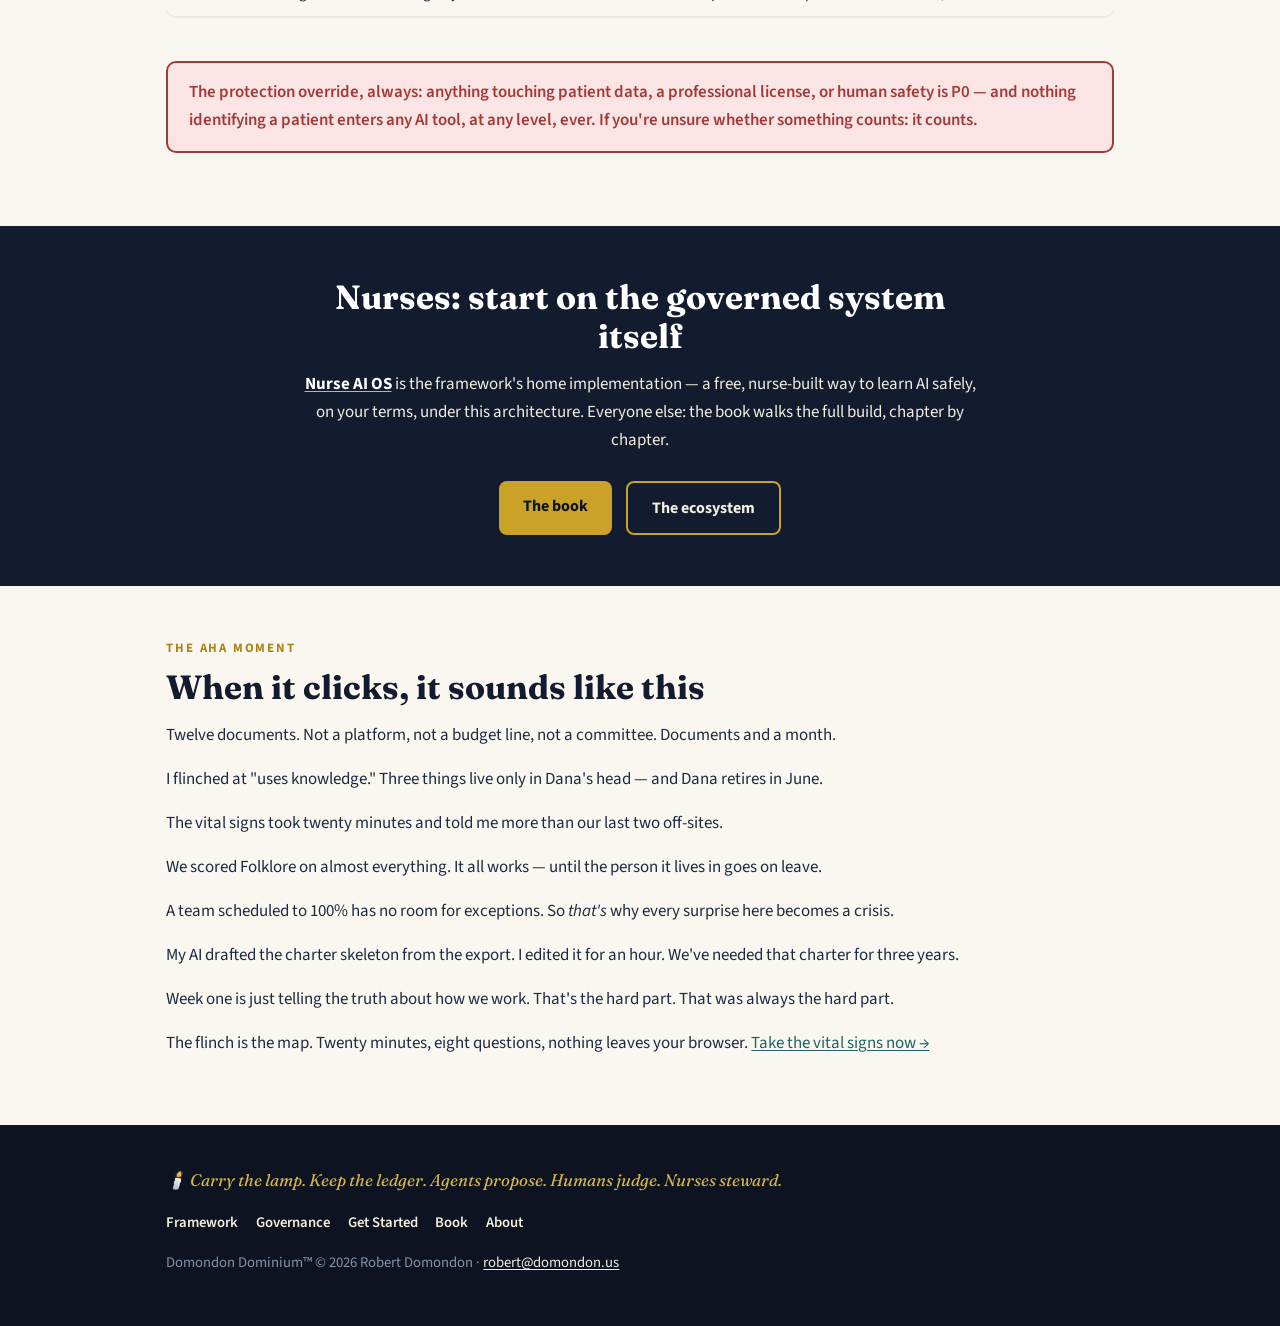
<file: start.html>
<!DOCTYPE html>
<html lang="en">
<head>
<meta charset="utf-8">
<meta name="viewport" content="width=device-width, initial-scale=1">
<title>Get Started — Domondon Dominium™</title>
<meta name="description" content="Configure the Domondon Dominium operating model on your team: the 24-item configuration canvas and the Minimum Viable Version — twelve artifacts, one team, one month.">
<link rel="canonical" href="https://domondon-dominium.org/start.html">
<link rel="icon" type="image/svg+xml" href="assets/favicon.svg">
<meta property="og:type" content="website">
<meta property="og:site_name" content="Domondon Dominium">
<meta property="og:title" content="Get Started — one team, one month, twelve documents">
<meta property="og:description" content="Configure the Domondon Dominium operating model on your team: the 24-item configuration canvas and the Minimum Viable Version — twelve artifacts, one team, one month.">
<meta property="og:url" content="https://domondon-dominium.org/start.html">
<meta property="og:image" content="https://domondon-dominium.org/assets/og-image.png">
<meta name="twitter:card" content="summary_large_image">
<link rel="preconnect" href="https://fonts.googleapis.com">
<link rel="preconnect" href="https://fonts.gstatic.com" crossorigin>
<link href="https://fonts.googleapis.com/css2?family=Fraunces:ital,wght@0,400;0,600;0,700;1,400;1,600&family=Source+Sans+3:ital,wght@0,400;0,600;0,700;1,400&display=swap" rel="stylesheet">
<link rel="stylesheet" href="assets/dominium.css">
</head>
<body>

<header class="site-head">
  <div class="wrap">
    <a class="brand" href="index.html">Domondon Dominium<span class="tm">™</span></a>
    <nav class="main" aria-label="Main">
      <a href="index.html">Home</a>
      <a href="framework.html">The Framework</a>
      <a href="governance.html">Governance Core</a>
      <a href="start.html" aria-current="page">Get Started</a>
      <a href="book.html">The Book</a>
      <a href="about.html">About</a>
    </nav>
  </div>
</header>

<main>

<div class="hero page-hero">
  <div class="wrap">
    <p class="kicker">Get started</p>
    <h1>One team. One month.<br>Twelve artifacts.</h1>
    <p class="lede">You do not need the full architecture to begin — and you do not need new software. The Minimum Viable Version is documents and resolve. Most of its value has nothing to do with AI: it is your team, finally described truthfully.</p>
    <div class="btn-row">
      <a class="btn" href="vitals.html">1 · Take the vital signs</a>
      <a class="btn ghost" href="mvv.html">2 · Track the four-week build</a>
      <a class="btn ghost" href="canvas.html">3 · Score the full canvas</a>
    </div>
  </div>
</div>

<section>
  <div class="wrap narrow">
    <p class="kicker">Before anything else</p>
    <h2>Take your team's vital signs</h2>
    <p>One page, eight questions — write it down, folklore and all, and mark the spots where you flinch. The flinches are your map. Prefer guided? The <a href="vitals.html"><strong>interactive vital-signs tool</strong></a> walks you through all eight, rates each verb green/yellow/red, and exports the result as a report — or as a ready-made prompt your own AI can act on.</p>
    <div class="steps">
      <div class="step"><strong>Demand.</strong><p>List every channel through which work reaches you — including the hallway.</p></div>
      <div class="step"><strong>Judgment.</strong><p>Who decides what a request is, whether it's urgent, whether it's yours? Name the actual humans.</p></div>
      <div class="step"><strong>Work.</strong><p>Your team's five recurring outputs. Just five.</p></div>
      <div class="step"><strong>Coordination.</strong><p>Every standing meeting and update, and what each is for. Be honest.</p></div>
      <div class="step"><strong>Knowledge.</strong><p>Three things your team knows that exist only in someone's head. Name the heads.</p></div>
      <div class="step"><strong>Risk.</strong><p>The last thing that went out and shouldn't have. What check would have caught it? Does that check exist?</p></div>
      <div class="step"><strong>Output.</strong><p>Who receives your work, and what do they do with it next?</p></div>
      <div class="step"><strong>Improvement.</strong><p>The last time a lesson became a changed procedure. If you can't remember one, write that down too.</p></div>
    </div>
  </div>
</section>

<section class="alt">
  <div class="wrap">
    <p class="kicker">The four-week build</p>
    <h2>The Minimum Viable Version</h2>
    <p style="max-width:46rem">Each artifact below has a definition of done in the <a href="mvv.html"><strong>MVV tracker</strong></a> — twelve artifacts with sub-checklists, progress saved in your browser, exportable as a ledger entry or a prompt for your AI to draft the next artifact.</p>
    <div class="grid cols-2" style="margin-top:1.5rem">
      <div class="card"><span class="num">Week 1 — Purpose &amp; promise</span><h3>Charter · Catalog · Front door</h3><p>Write the team charter with its intent clause. Name three services, each with a default risk tier, automation ceiling, evidence level, and gate. Open one intake channel and declare it the front door.</p></div>
      <div class="card"><span class="num">Week 2 — The work</span><h3>Triage · Workflow · Roles</h3><p>Stand up triage with a governance profile per request. Map one core workflow, declaring per step: automation level, role, evidence, gate. Draft the role map — every chain ends in a named human.</p></div>
      <div class="card"><span class="num">Week 3 — Memory &amp; control</span><h3>Knowledge map · Gates · Ledger</h3><p>Tier your knowledge sources and name their stewards. Design your review gates as active, measured, and independent. Start the audit/evidence log — the ledger.</p></div>
      <div class="card"><span class="num">Week 4 — The heartbeat</span><h3>Dashboard · Brief · Metrics · Loop</h3><p>Build the task/status dashboard with governance visible. Install the weekly SBAR-shaped brief. Snapshot metrics including gate health. Schedule the first improvement cycle before the month ends.</p></div>
    </div>
    <blockquote class="pull" style="margin-top:2rem">Then the strange thing happens: the team starts to feel different to be on. Calmer. More honest. Less dependent on heroics. The AI becomes useful in the boring, compounding way instead of the impressive, brittle way.</blockquote>
  </div>
</section>

<section>
  <div class="wrap">
    <p class="kicker">The full instrument</p>
    <h2>The Department Configuration Canvas</h2>
    <p class="narrow" style="max-width:46rem">When you outgrow the MVV, the complete canvas configures the operating model on any team — ICU, marketing, product, finance, nonprofit, creator business. Twenty-four items, in order — and every item is explained in full, with what good looks like, the red flags, and a maturity rubric (Absent → Folklore → Written → Governed), on the <a href="canvas.html"><strong>canvas rubric page</strong></a>:</p>
    <div class="table-scroll">
      <table>
        <thead><tr><th>#</th><th>Item</th><th>#</th><th>Item</th></tr></thead>
        <tbody>
          <tr><td>1</td><td>Team name &amp; recursion level</td><td>13</td><td>Human review gates (active, measured, independent)</td></tr>
          <tr><td>2</td><td>Mission / mandate — with intent clause</td><td>14</td><td>Knowledge sources — tiered, stewarded</td></tr>
          <tr><td>3</td><td>Scope: what the team owns</td><td>15</td><td>Data sources &amp; sensitivities</td></tr>
          <tr><td>4</td><td>Boundaries: what it does not own</td><td>16</td><td>Tools / systems — the permission matrix</td></tr>
          <tr><td>5</td><td>Stakeholders — served vs. governing; harm registry</td><td>17</td><td>Communication rhythm — SBAR, closed loops</td></tr>
          <tr><td>6</td><td>Services — each with four governance attributes</td><td>18</td><td>Quality standards per output type</td></tr>
          <tr><td>7</td><td>Core workflows — leveled per step</td><td>19</td><td>Risk rules &amp; the prohibited zone</td></tr>
          <tr><td>8</td><td>Intake channels by signal type</td><td>20</td><td>Metrics — including governance health</td></tr>
          <tr><td>9</td><td>Request types</td><td>21</td><td>Escalation rules — andon, PACE, two-challenge</td></tr>
          <tr><td>10</td><td>Priority rules — protection override, slack rule</td><td>22</td><td>Automation permissions (L0–L5 per step)</td></tr>
          <tr><td>11</td><td>Roles &amp; owners — the mixed roster</td><td>23</td><td>Audit requirements — the workflow header</td></tr>
          <tr><td>12</td><td>Decision rights — the RAPID registry</td><td>24</td><td>Improvement loop — four asset classes, one cadence</td></tr>
        </tbody>
      </table>
    </div>
    <div class="boundary">The protection override, always: anything touching patient data, a professional license, or human safety is P0 — and nothing identifying a patient enters any AI tool, at any level, ever. If you're unsure whether something counts: it counts.</div>
  </div>
</section>

<section class="dark">
  <div class="wrap narrow" style="text-align:center">
    <h2>Nurses: start on the governed system itself</h2>
    <p><a href="https://nurse-ai-os.org" target="_blank" rel="noopener"><strong>Nurse AI OS</strong></a> is the framework's home implementation — a free, nurse-built way to learn AI safely, on your terms, under this architecture. Everyone else: the book walks the full build, chapter by chapter.</p>
    <div class="btn-row" style="justify-content:center">
      <a class="btn" href="book.html">The book</a>
      <a class="btn ghost" href="about.html">The ecosystem</a>
    </div>
  </div>
</section>

<section class="aha">
  <div class="wrap">
    <p class="kicker">The aha moment</p>
    <h2>When it clicks, it sounds like this</h2>
    <div class="aha-grid">
      <p class="say">Twelve documents. Not a platform, not a budget line, not a committee. Documents and a month.</p>
      <p class="say">I flinched at "uses knowledge." Three things live only in Dana's head — and Dana retires in June.</p>
      <p class="say">The vital signs took twenty minutes and told me more than our last two off-sites.</p>
      <p class="say">We scored Folklore on almost everything. It all works — until the person it lives in goes on leave.</p>
      <p class="say">A team scheduled to 100% has no room for exceptions. So <em>that's</em> why every surprise here becomes a crisis.</p>
      <p class="say">My AI drafted the charter skeleton from the export. I edited it for an hour. We've needed that charter for three years.</p>
      <p class="say">Week one is just telling the truth about how we work. That's the hard part. That was always the hard part.</p>
    </div>
    <p class="after">The flinch is the map. Twenty minutes, eight questions, nothing leaves your browser. <a href="vitals.html">Take the vital signs now →</a></p>
  </div>
</section>

</main>

<footer class="site-foot">
  <div class="wrap">
    <p class="credo">🕯️ Carry the lamp. Keep the ledger. Agents propose. Humans judge. Nurses steward.</p>
    <nav aria-label="Footer">
      <a href="framework.html">Framework</a>
      <a href="governance.html">Governance</a>
      <a href="start.html">Get Started</a>
      <a href="book.html">Book</a>
      <a href="about.html">About</a>
    </nav>
    <p>Domondon Dominium™ © 2026 Robert Domondon · <a href="mailto:robert@domondon.us">robert@domondon.us</a></p>
  </div>
</footer>

</body>
</html>
</file>
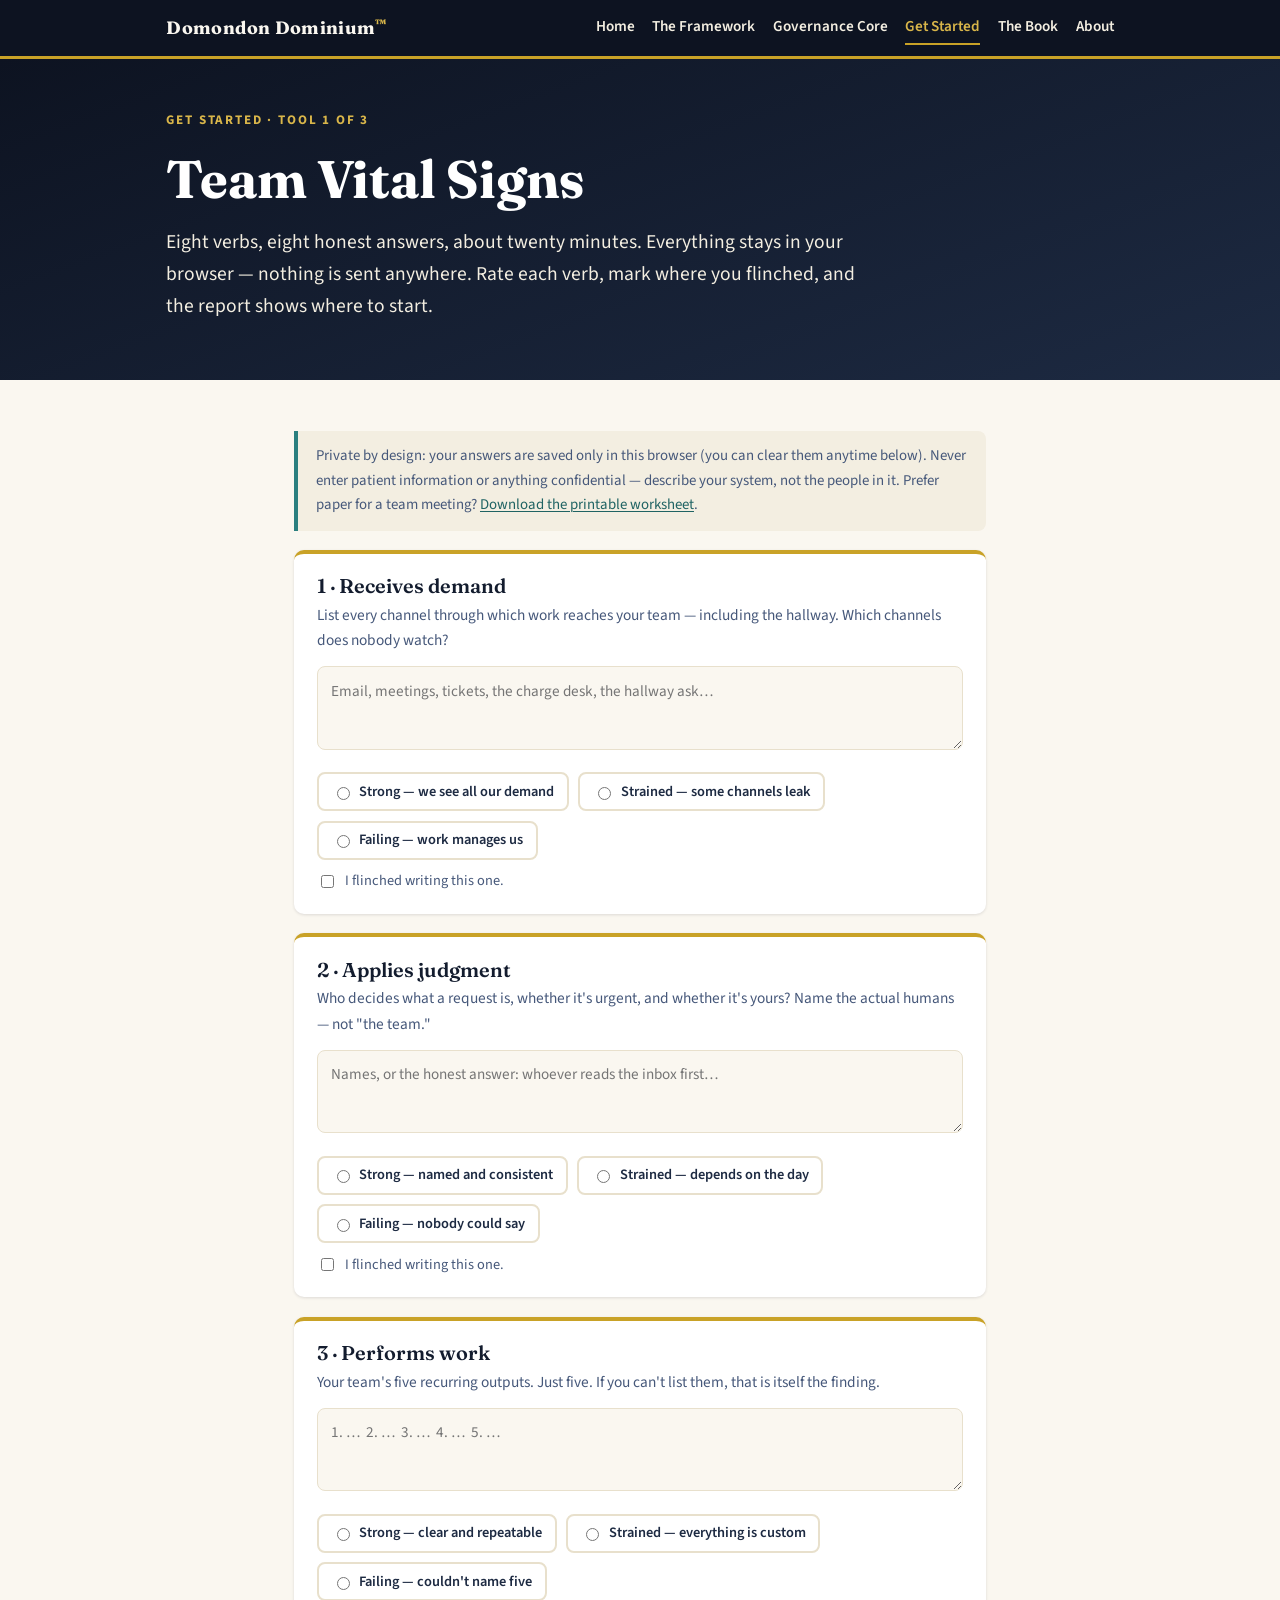
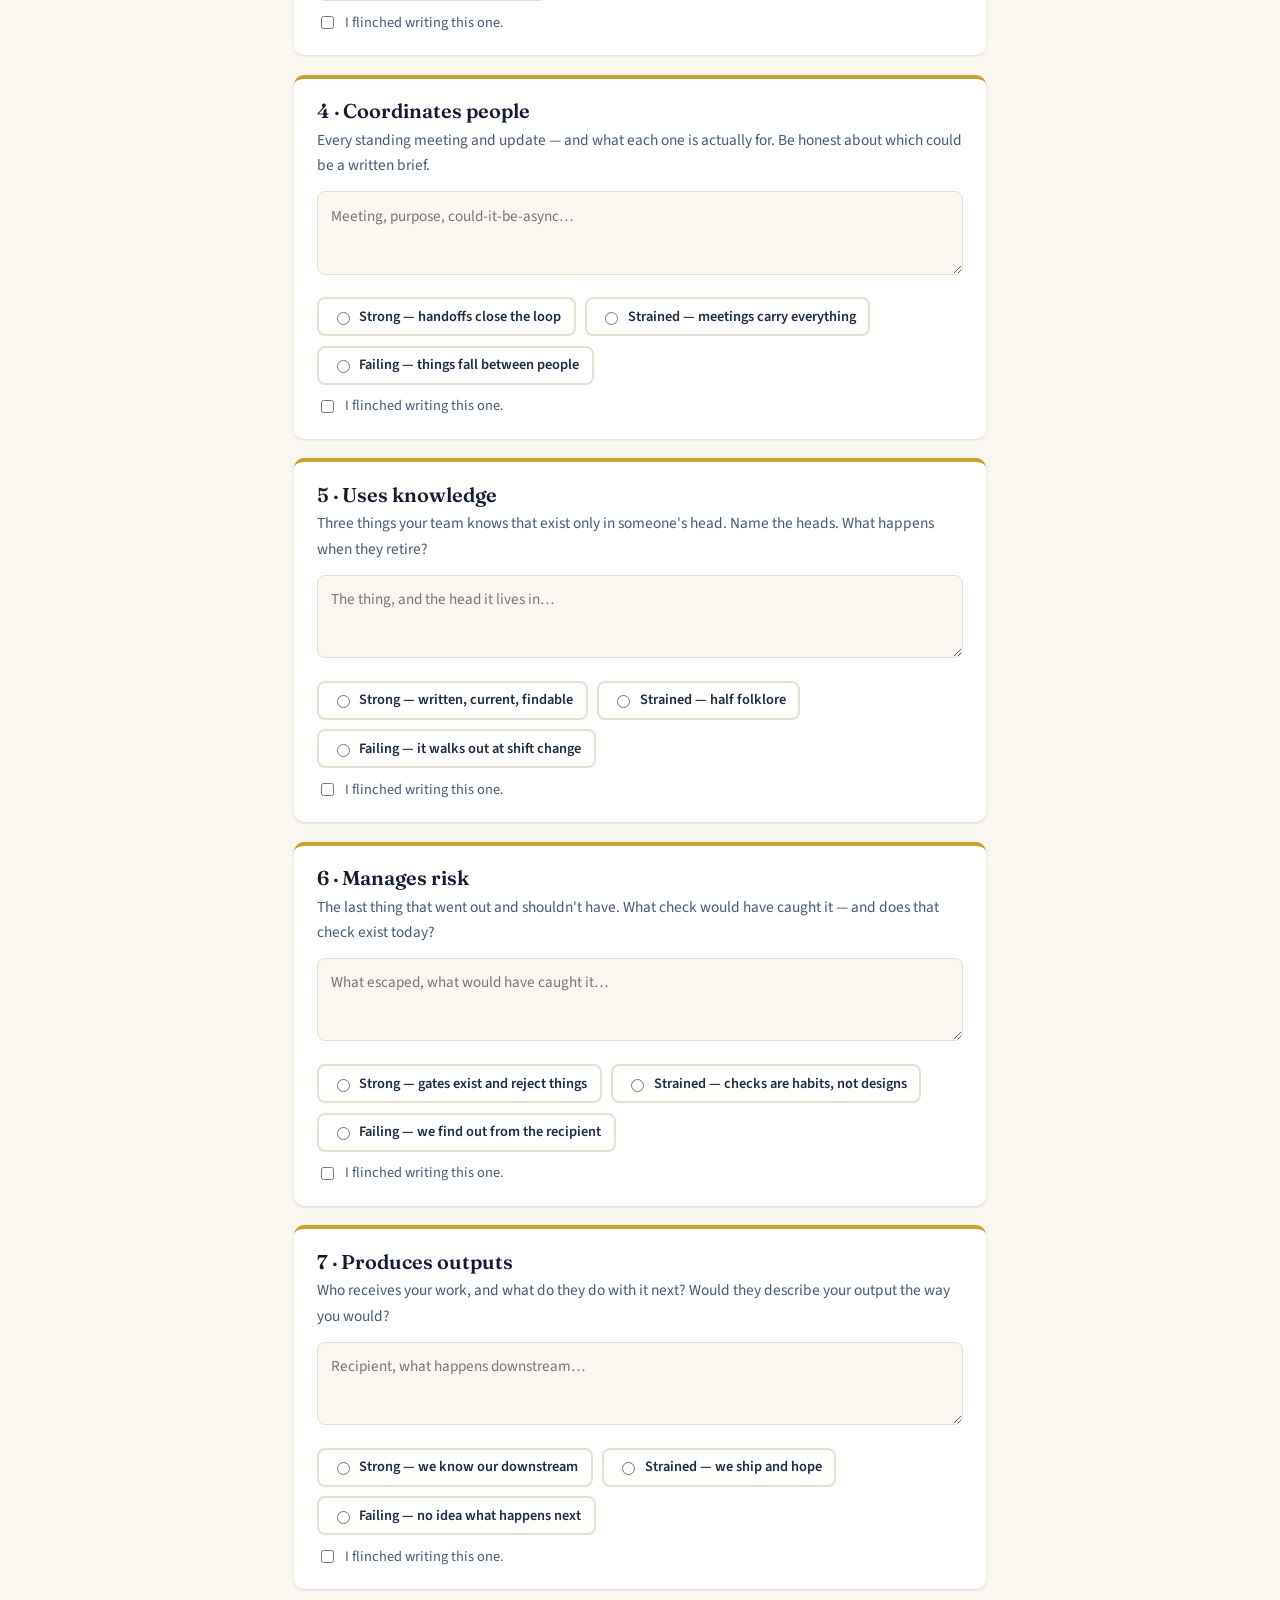
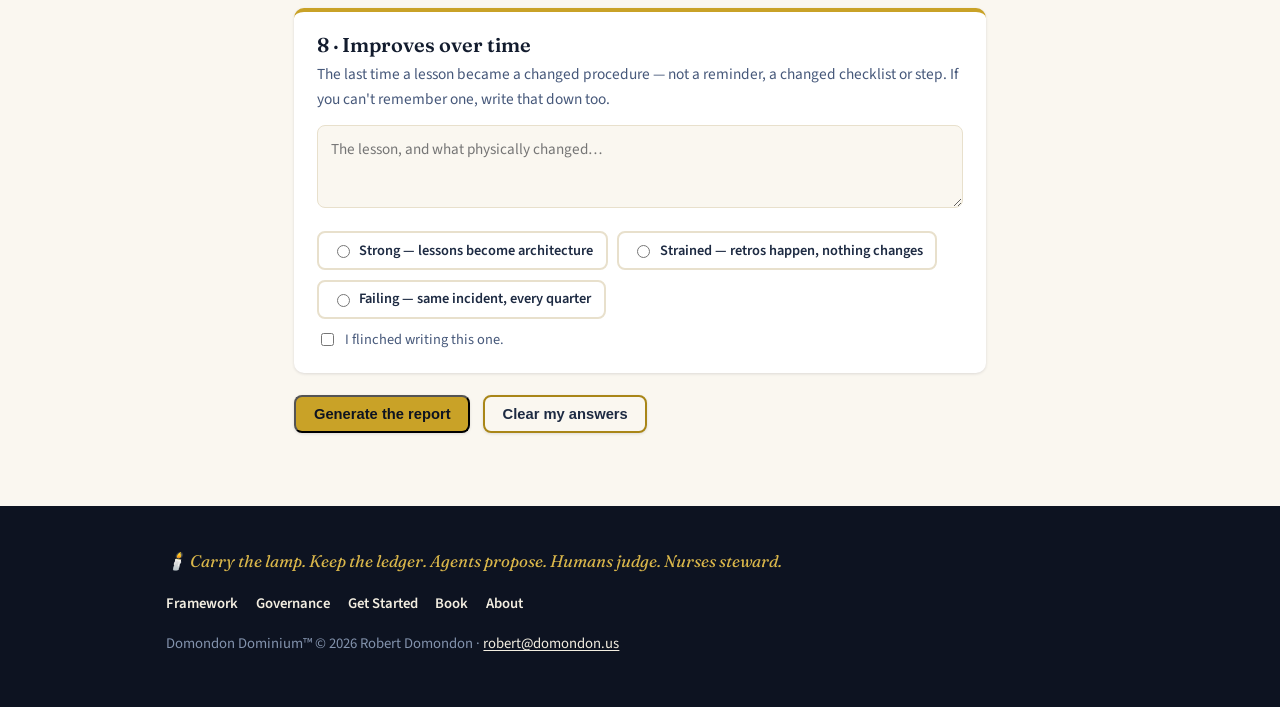
<file: vitals.html>
<!DOCTYPE html>
<html lang="en">
<head>
<meta charset="utf-8">
<meta name="viewport" content="width=device-width, initial-scale=1">
<title>Team Vital Signs — Domondon Dominium™</title>
<meta name="description" content="The eight-verb team assessment: take your team's vital signs, see where the system is strong, strained, or failing, and export the results for your AI to act on.">
<link rel="canonical" href="https://domondon-dominium.org/vitals.html">
<link rel="icon" type="image/svg+xml" href="assets/favicon.svg">
<meta property="og:type" content="website">
<meta property="og:site_name" content="Domondon Dominium">
<meta property="og:title" content="Team Vital Signs — the eight-verb assessment">
<meta property="og:description" content="The eight-verb team assessment: take your team's vital signs, see where the system is strong, strained, or failing, and export the results for your AI to act on.">
<meta property="og:url" content="https://domondon-dominium.org/vitals.html">
<meta property="og:image" content="https://domondon-dominium.org/assets/og-image.png">
<meta name="twitter:card" content="summary_large_image">
<link rel="preconnect" href="https://fonts.googleapis.com">
<link rel="preconnect" href="https://fonts.gstatic.com" crossorigin>
<link href="https://fonts.googleapis.com/css2?family=Fraunces:ital,wght@0,400;0,600;0,700;1,400;1,600&family=Source+Sans+3:ital,wght@0,400;0,600;0,700;1,400&display=swap" rel="stylesheet">
<link rel="stylesheet" href="assets/dominium.css">
<style>
.vital { background: var(--white); border-radius: 10px; box-shadow: var(--shadow-sm); border-top: 4px solid var(--gold-500); padding: 1.3rem 1.4rem; margin: 1.2rem 0; }
.vital h3 { margin-bottom: .2rem; }
.vital .q { color: var(--ink-600); font-size: .96rem; margin: .3rem 0 .8rem; }
.vital textarea { width: 100%; min-height: 5.2rem; border: 1px solid var(--parch-200); border-radius: 8px; padding: .7rem .8rem; font: inherit; font-size: .95rem; color: var(--ink-800); background: var(--parch-50); resize: vertical; }
.vital textarea:focus { outline: 2px solid var(--gold-500); }
.rate { display: flex; gap: .6rem; flex-wrap: wrap; margin-top: .8rem; }
.rate label { display: inline-flex; align-items: center; gap: .4rem; border: 2px solid var(--parch-200); border-radius: 8px; padding: .35rem .8rem; cursor: pointer; font-weight: 600; font-size: .9rem; background: var(--white); }
.rate input { accent-color: var(--ink-800); }
.rate label:has(input:checked)[data-tier="green"] { background:#e5f3e6; border-color:#2c6e31; color:#2c6e31; }
.rate label:has(input:checked)[data-tier="yellow"] { background:#fdf3d7; border-color:#8a6420; color:#8a6420; }
.rate label:has(input:checked)[data-tier="red"] { background:#fbe4e4; border-color:var(--red-700); color:var(--red-700); }
.flinch { margin-top: .6rem; font-size: .9rem; color: var(--ink-600); display: flex; align-items: center; gap: .5rem; }
#report { display: none; }
#report.show { display: block; }
.strip { display: grid; grid-template-columns: repeat(8, 1fr); gap: .45rem; margin: 1.4rem 0; }
.strip .cell { border-radius: 8px; padding: .6rem .3rem; text-align: center; font-size: .78rem; font-weight: 700; line-height: 1.25; }
.cell.green { background:#e5f3e6; color:#2c6e31; } .cell.yellow { background:#fdf3d7; color:#8a6420; }
.cell.red { background:#fbe4e4; color:var(--red-700); } .cell.gray { background:var(--parch-200); color:var(--ink-600); }
@media (max-width: 720px) { .strip { grid-template-columns: repeat(4, 1fr); } }
.toolbar { display: flex; gap: .8rem; flex-wrap: wrap; margin: 1.4rem 0; }
.btn.small { padding: .55rem 1.1rem; font-size: .92rem; }
.note-js { background: var(--parch-100); border-left: 4px solid var(--teal-500); padding: .8rem 1.1rem; border-radius: 0 8px 8px 0; font-size: .93rem; color: var(--ink-600); }
</style>
</head>
<body>

<header class="site-head">
  <div class="wrap">
    <a class="brand" href="index.html">Domondon Dominium<span class="tm">™</span></a>
    <nav class="main" aria-label="Main">
      <a href="index.html">Home</a>
      <a href="framework.html">The Framework</a>
      <a href="governance.html">Governance Core</a>
      <a href="start.html" aria-current="page">Get Started</a>
      <a href="book.html">The Book</a>
      <a href="about.html">About</a>
    </nav>
  </div>
</header>

<main>

<div class="hero page-hero">
  <div class="wrap">
    <p class="kicker">Get started · Tool 1 of 3</p>
    <h1>Team Vital Signs</h1>
    <p class="lede">Eight verbs, eight honest answers, about twenty minutes. Everything stays in your browser — nothing is sent anywhere. Rate each verb, mark where you flinched, and the report shows where to start.</p>
  </div>
</div>

<section>
  <div class="wrap narrow">
    <p class="note-js">Private by design: your answers are saved only in this browser (you can clear them anytime below). Never enter patient information or anything confidential — describe your system, not the people in it. Prefer paper for a team meeting? <a href="assets/vital-signs-worksheet.pdf" download>Download the printable worksheet</a>.</p>

    <form id="vitals">
      <!-- Verbs are rendered statically so the exercise works even without JavaScript. -->
      <div class="vital" data-verb="Receives demand">
        <h3>1 · Receives demand</h3>
        <p class="q">List every channel through which work reaches your team — including the hallway. Which channels does nobody watch?</p>
        <textarea name="v1" placeholder="Email, meetings, tickets, the charge desk, the hallway ask…"></textarea>
        <div class="rate" role="radiogroup" aria-label="Rating for receives demand">
          <label data-tier="green"><input type="radio" name="r1" value="green">Strong — we see all our demand</label>
          <label data-tier="yellow"><input type="radio" name="r1" value="yellow">Strained — some channels leak</label>
          <label data-tier="red"><input type="radio" name="r1" value="red">Failing — work manages us</label>
        </div>
        <label class="flinch"><input type="checkbox" name="f1"> I flinched writing this one.</label>
      </div>

      <div class="vital" data-verb="Applies judgment">
        <h3>2 · Applies judgment</h3>
        <p class="q">Who decides what a request is, whether it's urgent, and whether it's yours? Name the actual humans — not "the team."</p>
        <textarea name="v2" placeholder="Names, or the honest answer: whoever reads the inbox first…"></textarea>
        <div class="rate" role="radiogroup" aria-label="Rating for applies judgment">
          <label data-tier="green"><input type="radio" name="r2" value="green">Strong — named and consistent</label>
          <label data-tier="yellow"><input type="radio" name="r2" value="yellow">Strained — depends on the day</label>
          <label data-tier="red"><input type="radio" name="r2" value="red">Failing — nobody could say</label>
        </div>
        <label class="flinch"><input type="checkbox" name="f2"> I flinched writing this one.</label>
      </div>

      <div class="vital" data-verb="Performs work">
        <h3>3 · Performs work</h3>
        <p class="q">Your team's five recurring outputs. Just five. If you can't list them, that is itself the finding.</p>
        <textarea name="v3" placeholder="1. …  2. …  3. …  4. …  5. …"></textarea>
        <div class="rate" role="radiogroup" aria-label="Rating for performs work">
          <label data-tier="green"><input type="radio" name="r3" value="green">Strong — clear and repeatable</label>
          <label data-tier="yellow"><input type="radio" name="r3" value="yellow">Strained — everything is custom</label>
          <label data-tier="red"><input type="radio" name="r3" value="red">Failing — couldn't name five</label>
        </div>
        <label class="flinch"><input type="checkbox" name="f3"> I flinched writing this one.</label>
      </div>

      <div class="vital" data-verb="Coordinates people">
        <h3>4 · Coordinates people</h3>
        <p class="q">Every standing meeting and update — and what each one is actually for. Be honest about which could be a written brief.</p>
        <textarea name="v4" placeholder="Meeting, purpose, could-it-be-async…"></textarea>
        <div class="rate" role="radiogroup" aria-label="Rating for coordinates people">
          <label data-tier="green"><input type="radio" name="r4" value="green">Strong — handoffs close the loop</label>
          <label data-tier="yellow"><input type="radio" name="r4" value="yellow">Strained — meetings carry everything</label>
          <label data-tier="red"><input type="radio" name="r4" value="red">Failing — things fall between people</label>
        </div>
        <label class="flinch"><input type="checkbox" name="f4"> I flinched writing this one.</label>
      </div>

      <div class="vital" data-verb="Uses knowledge">
        <h3>5 · Uses knowledge</h3>
        <p class="q">Three things your team knows that exist only in someone's head. Name the heads. What happens when they retire?</p>
        <textarea name="v5" placeholder="The thing, and the head it lives in…"></textarea>
        <div class="rate" role="radiogroup" aria-label="Rating for uses knowledge">
          <label data-tier="green"><input type="radio" name="r5" value="green">Strong — written, current, findable</label>
          <label data-tier="yellow"><input type="radio" name="r5" value="yellow">Strained — half folklore</label>
          <label data-tier="red"><input type="radio" name="r5" value="red">Failing — it walks out at shift change</label>
        </div>
        <label class="flinch"><input type="checkbox" name="f5"> I flinched writing this one.</label>
      </div>

      <div class="vital" data-verb="Manages risk">
        <h3>6 · Manages risk</h3>
        <p class="q">The last thing that went out and shouldn't have. What check would have caught it — and does that check exist today?</p>
        <textarea name="v6" placeholder="What escaped, what would have caught it…"></textarea>
        <div class="rate" role="radiogroup" aria-label="Rating for manages risk">
          <label data-tier="green"><input type="radio" name="r6" value="green">Strong — gates exist and reject things</label>
          <label data-tier="yellow"><input type="radio" name="r6" value="yellow">Strained — checks are habits, not designs</label>
          <label data-tier="red"><input type="radio" name="r6" value="red">Failing — we find out from the recipient</label>
        </div>
        <label class="flinch"><input type="checkbox" name="f6"> I flinched writing this one.</label>
      </div>

      <div class="vital" data-verb="Produces outputs">
        <h3>7 · Produces outputs</h3>
        <p class="q">Who receives your work, and what do they do with it next? Would they describe your output the way you would?</p>
        <textarea name="v7" placeholder="Recipient, what happens downstream…"></textarea>
        <div class="rate" role="radiogroup" aria-label="Rating for produces outputs">
          <label data-tier="green"><input type="radio" name="r7" value="green">Strong — we know our downstream</label>
          <label data-tier="yellow"><input type="radio" name="r7" value="yellow">Strained — we ship and hope</label>
          <label data-tier="red"><input type="radio" name="r7" value="red">Failing — no idea what happens next</label>
        </div>
        <label class="flinch"><input type="checkbox" name="f7"> I flinched writing this one.</label>
      </div>

      <div class="vital" data-verb="Improves over time">
        <h3>8 · Improves over time</h3>
        <p class="q">The last time a lesson became a changed procedure — not a reminder, a changed checklist or step. If you can't remember one, write that down too.</p>
        <textarea name="v8" placeholder="The lesson, and what physically changed…"></textarea>
        <div class="rate" role="radiogroup" aria-label="Rating for improves over time">
          <label data-tier="green"><input type="radio" name="r8" value="green">Strong — lessons become architecture</label>
          <label data-tier="yellow"><input type="radio" name="r8" value="yellow">Strained — retros happen, nothing changes</label>
          <label data-tier="red"><input type="radio" name="r8" value="red">Failing — same incident, every quarter</label>
        </div>
        <label class="flinch"><input type="checkbox" name="f8"> I flinched writing this one.</label>
      </div>
    </form>

    <div class="toolbar">
      <button class="btn small" id="gen" type="button">Generate the report</button>
      <button class="btn small ghost" style="color:var(--ink-800);border-color:var(--gold-600)" id="clear" type="button">Clear my answers</button>
    </div>

    <div id="report" aria-live="polite">
      <h2>Your team's vital signs</h2>
      <div class="strip" id="strip"></div>
      <div id="findings"></div>
      <div class="toolbar">
        <button class="btn small" id="dl" type="button">Download as Markdown</button>
        <button class="btn small" id="copyai" type="button">Copy as a prompt for your AI</button>
        <button class="btn small ghost" style="color:var(--ink-800);border-color:var(--gold-600)" onclick="window.print()" type="button">Print</button>
      </div>
      <p style="font-size:.92rem;color:var(--ink-600)">The "prompt for your AI" wraps your answers with instructions for a governed AI system (one running the <a href="governance.html">governance core</a>) to propose first moves — drafts for your review, never actions. Next step after this: the <a href="mvv.html">four-week Minimum Viable Version</a>.</p>
    </div>
  </div>
</section>

<script>
(function () {
  var KEY = "dd-vitals-v1";
  var form = document.getElementById("vitals");
  var CHAPTER = { 1:"Component 4 — demand sources", 2:"Component 5 — intake & triage", 3:"Component 3 — service catalog",
                  4:"Components 12–13 — rhythm & tracking", 5:"Components 10–11 — knowledge & systems",
                  6:"Components 14–15 — quality & governance", 7:"Component 2 — stakeholders", 8:"Component 18 — the learning loop" };
  var NAMES = ["Receives demand","Applies judgment","Performs work","Coordinates people","Uses knowledge","Manages risk","Produces outputs","Improves over time"];

  function state() {
    var s = { t:{}, r:{}, f:{} };
    for (var i = 1; i <= 8; i++) {
      var ta = form.elements["v"+i]; s.t[i] = ta ? ta.value : "";
      var rd = form.querySelector('input[name="r'+i+'"]:checked'); s.r[i] = rd ? rd.value : "";
      s.f[i] = form.elements["f"+i] ? form.elements["f"+i].checked : false;
    }
    return s;
  }
  function save() { try { localStorage.setItem(KEY, JSON.stringify(state())); } catch (e) {} }
  function load() {
    var raw; try { raw = localStorage.getItem(KEY); } catch (e) { return; }
    if (!raw) return;
    try {
      var s = JSON.parse(raw);
      for (var i = 1; i <= 8; i++) {
        if (form.elements["v"+i]) form.elements["v"+i].value = s.t[i] || "";
        if (s.r[i]) { var rd = form.querySelector('input[name="r'+i+'"][value="'+s.r[i]+'"]'); if (rd) rd.checked = true; }
        if (form.elements["f"+i]) form.elements["f"+i].checked = !!s.f[i];
      }
    } catch (e) {}
  }
  form.addEventListener("input", save);

  function report() {
    var s = state(), strip = document.getElementById("strip"), out = document.getElementById("findings");
    strip.innerHTML = ""; var weak = [], flinches = [];
    for (var i = 1; i <= 8; i++) {
      var tier = s.r[i] || "gray";
      var cell = document.createElement("div");
      cell.className = "cell " + tier;
      cell.textContent = NAMES[i-1];
      strip.appendChild(cell);
      if (tier === "red") weak.push(i);
      if (s.f[i]) flinches.push(i);
    }
    if (!weak.length) for (var j = 1; j <= 8; j++) if (s.r[j] === "yellow") weak.push(j);
    var html = "";
    if (weak.length) {
      html += "<h3>Start here</h3><ul>";
      weak.slice(0,3).forEach(function (i) {
        html += "<li><strong>" + NAMES[i-1] + "</strong> — see " + CHAPTER[i] + " on the <a href='framework.html'>framework page</a>.</li>";
      });
      html += "</ul>";
    } else {
      html += "<p><strong>All green?</strong> Either your team is remarkable, or the ratings were kind. Try the <a href='canvas.html'>24-item canvas rubric</a> — it is harder to be kind to.</p>";
    }
    if (flinches.length) {
      html += "<p>You flinched at: <strong>" + flinches.map(function (i) { return NAMES[i-1]; }).join(", ") +
              "</strong>. The flinches are the map — they usually point at the same one or two verbs as the ratings.</p>";
    }
    html += "<p>Remember the reading: the crisis almost never lives in verb three. The system around the work is the problem — and the system is fixable.</p>";
    out.innerHTML = html;
    document.getElementById("report").classList.add("show");
    document.getElementById("report").scrollIntoView({ behavior: "smooth" });
  }

  function md() {
    var s = state(), lines = ["# Team Vital Signs — " + new Date().toISOString().slice(0,10), ""];
    for (var i = 1; i <= 8; i++) {
      lines.push("## " + i + ". " + NAMES[i-1] + " — " + (s.r[i] ? s.r[i].toUpperCase() : "unrated") + (s.f[i] ? " · FLINCHED" : ""));
      lines.push(s.t[i] || "(no answer)"); lines.push("");
    }
    lines.push("---"); lines.push("Generated by the Domondon Dominium vital-signs tool. Framework: the eight verbs.");
    return lines.join("\n");
  }

  document.getElementById("gen").addEventListener("click", function () { save(); report(); });
  document.getElementById("clear").addEventListener("click", function () {
    if (!confirm("Clear all answers from this browser?")) return;
    try { localStorage.removeItem(KEY); } catch (e) {}
    form.reset(); document.getElementById("report").classList.remove("show");
  });
  document.getElementById("dl").addEventListener("click", function () {
    var blob = new Blob([md()], { type: "text/markdown" });
    var a = document.createElement("a");
    a.href = URL.createObjectURL(blob); a.download = "team-vital-signs.md"; a.click();
    URL.revokeObjectURL(a.href);
  });
  document.getElementById("copyai").addEventListener("click", function (e) {
    var prompt = "You are my governed AI assistant. Rules: everything you produce is a draft for my review; you recommend, you do not act; " +
      "no patient or confidential information is involved. Below are my team's vital signs (the eight-verb assessment from the Domondon Dominium framework).\n\n" +
      "Task: (1) identify the two weakest verbs and explain the likely system failure behind each in plain language; " +
      "(2) propose the single smallest artifact from the Minimum Viable Version that would help each (charter, catalog, intake form, triage, workflow map, role map, knowledge map, gates, dashboard, weekly brief, ledger, metrics); " +
      "(3) draft that artifact's skeleton for me to edit. Ask me at most three clarifying questions first.\n\n---\n\n" + md();
    (navigator.clipboard ? navigator.clipboard.writeText(prompt) : Promise.reject()).then(function () {
      e.target.textContent = "Copied ✓"; setTimeout(function () { e.target.textContent = "Copy as a prompt for your AI"; }, 2000);
    }).catch(function () { window.prompt("Copy this prompt:", prompt); });
  });

  load();
})();
</script>

</main>

<footer class="site-foot">
  <div class="wrap">
    <p class="credo">🕯️ Carry the lamp. Keep the ledger. Agents propose. Humans judge. Nurses steward.</p>
    <nav aria-label="Footer">
      <a href="framework.html">Framework</a>
      <a href="governance.html">Governance</a>
      <a href="start.html">Get Started</a>
      <a href="book.html">Book</a>
      <a href="about.html">About</a>
    </nav>
    <p>Domondon Dominium™ © 2026 Robert Domondon · <a href="mailto:robert@domondon.us">robert@domondon.us</a></p>
  </div>
</footer>

</body>
</html>
</file>
<file: assets/dominium.css>
/* ==========================================================================
   Domondon Dominium™ — design system
   Doctrine-grade editorial: deep ink, parchment, lamp gold. Zero JS.
   Shares type DNA with Nurse AI OS (Fraunces + Source Sans 3), darker register.
   ========================================================================== */

:root {
  --ink-950: #0d1321;
  --ink-900: #131c2e;
  --ink-800: #1d2a42;
  --ink-700: #2c3d5c;
  --ink-600: #46587a;
  --ink-400: #8393ad;
  --parch-50: #faf7f0;
  --parch-100: #f3eee1;
  --parch-200: #e8e0cc;
  --gold-400: #d9b64a;
  --gold-500: #c9a227;
  --gold-600: #a98618;
  --teal-500: #2a7f7f;
  --teal-600: #1f6363;
  --red-700: #a33a3a;
  --white: #ffffff;
  --font-display: "Fraunces", Georgia, "Times New Roman", serif;
  --font-body: "Source Sans 3", "Segoe UI", Helvetica, Arial, sans-serif;
  --shadow-sm: 0 1px 3px rgba(13, 19, 33, .12);
  --shadow-md: 0 6px 24px rgba(13, 19, 33, .14);
  --maxw: 62rem;
}

* { box-sizing: border-box; }
html { scroll-behavior: smooth; }
body {
  margin: 0;
  font-family: var(--font-body);
  font-size: 1.06rem;
  line-height: 1.65;
  color: var(--ink-800);
  background: var(--parch-50);
}

h1, h2, h3, h4 { font-family: var(--font-display); color: var(--ink-900); line-height: 1.18; }
h1 { font-size: clamp(2.1rem, 5vw, 3.3rem); font-weight: 700; margin: 0 0 1rem; }
h2 { font-size: clamp(1.5rem, 3.4vw, 2.1rem); font-weight: 700; margin: 0 0 .9rem; }
h3 { font-size: 1.25rem; font-weight: 600; margin: 0 0 .5rem; }
p { margin: 0 0 1rem; }
a { color: var(--teal-600); text-decoration-thickness: 1px; text-underline-offset: 2px; }
a:hover { color: var(--gold-600); }
strong { color: var(--ink-900); }
code, .mono { font-family: "SFMono-Regular", Consolas, "Liberation Mono", monospace; font-size: .92em; }

.wrap { max-width: var(--maxw); margin: 0 auto; padding: 0 1.4rem; }
.narrow { max-width: 46rem; }

/* ---------- header / nav ---------- */
.site-head {
  background: var(--ink-950);
  border-bottom: 3px solid var(--gold-500);
  position: sticky; top: 0; z-index: 50;
}
.site-head .wrap {
  display: flex; align-items: center; justify-content: space-between;
  gap: 1rem; padding-top: .7rem; padding-bottom: .7rem; flex-wrap: wrap;
}
.brand {
  font-family: var(--font-display); font-weight: 700; font-size: 1.12rem;
  color: var(--parch-50); text-decoration: none; letter-spacing: .02em;
}
.brand .tm { font-size: .6em; vertical-align: super; color: var(--gold-400); }
.brand:hover { color: var(--gold-400); }
nav.main { display: flex; gap: 1.1rem; flex-wrap: wrap; }
nav.main a {
  color: var(--parch-100); text-decoration: none; font-size: .95rem; font-weight: 600;
  padding: .2rem 0; border-bottom: 2px solid transparent;
}
nav.main a:hover, nav.main a[aria-current="page"] { color: var(--gold-400); border-bottom-color: var(--gold-500); }

/* ---------- hero ---------- */
.hero { background: linear-gradient(160deg, var(--ink-950) 0%, var(--ink-800) 100%); color: var(--parch-50); padding: 4.5rem 0 3.8rem; }
.hero h1 { color: var(--white); }
.hero .kicker { color: var(--gold-400); font-weight: 700; letter-spacing: .14em; text-transform: uppercase; font-size: .82rem; margin-bottom: 1rem; }
.hero .lede { font-size: 1.22rem; color: var(--parch-100); max-width: 44rem; }
.hero .credo { font-family: var(--font-display); font-style: italic; color: var(--gold-400); font-size: 1.08rem; margin-top: 1.6rem; }
.page-hero { padding: 3.2rem 0 2.6rem; }

/* ---------- sections ---------- */
section { padding: 3.2rem 0; }
section.alt { background: var(--parch-100); }
section.dark { background: var(--ink-900); color: var(--parch-100); }
section.dark h2, section.dark h3 { color: var(--white); }
section.dark a { color: var(--gold-400); }
section.dark strong, .hero strong { color: var(--white); }
section.dark blockquote.pull { background: var(--ink-800); color: var(--parch-100); }
section.dark blockquote.pull footer { color: var(--ink-400); }
section.dark a.btn { color: var(--ink-950); }
section.dark a.btn:hover { color: var(--ink-950); }
section.dark a.btn.ghost, .hero a.btn.ghost { color: var(--parch-100); }
section.dark a.btn.ghost:hover, .hero a.btn.ghost:hover { color: var(--gold-400); }
.kicker { color: var(--gold-600); font-weight: 700; letter-spacing: .14em; text-transform: uppercase; font-size: .8rem; margin: 0 0 .6rem; }
section.dark .kicker { color: var(--gold-400); }

/* ---------- components ---------- */
.grid { display: grid; gap: 1.2rem; }
.grid.cols-2 { grid-template-columns: repeat(2, 1fr); }
.grid.cols-3 { grid-template-columns: repeat(3, 1fr); }
@media (max-width: 860px) { .grid.cols-3 { grid-template-columns: repeat(2, 1fr); } }
@media (max-width: 620px) { .grid.cols-2, .grid.cols-3 { grid-template-columns: 1fr; } }

.card {
  background: var(--white); border-radius: 10px; box-shadow: var(--shadow-sm);
  padding: 1.3rem 1.25rem; border-top: 4px solid var(--gold-500);
}
.card h3 { font-size: 1.08rem; }
.card p { font-size: .95rem; color: var(--ink-600); margin: .35rem 0 0; }
.card .num { font-family: var(--font-display); font-weight: 700; color: var(--gold-600); font-size: .9rem; }
.card.teal { border-top-color: var(--teal-500); }
.card.ink { border-top-color: var(--ink-700); }

blockquote.pull {
  border-left: 4px solid var(--gold-500); background: var(--white);
  margin: 1.6rem 0; padding: 1.1rem 1.4rem; border-radius: 0 10px 10px 0;
  font-family: var(--font-display); font-size: 1.18rem; color: var(--ink-900);
  box-shadow: var(--shadow-sm);
}
blockquote.pull footer { font-family: var(--font-body); font-size: .85rem; color: var(--ink-600); margin-top: .5rem; }

.boundary {
  border: 2px solid var(--red-700); background: #fbe4e4; color: var(--red-700);
  border-radius: 10px; padding: 1rem 1.3rem; font-weight: 600; margin: 1.4rem 0;
}

table { width: 100%; border-collapse: collapse; background: var(--white); box-shadow: var(--shadow-sm); border-radius: 10px; overflow: hidden; margin: 1.4rem 0; font-size: .96rem; }
th { background: var(--ink-900); color: var(--parch-100); text-align: left; padding: .65rem .9rem; font-weight: 600; }
td { padding: .6rem .9rem; border-top: 1px solid var(--parch-200); vertical-align: top; }
tr:nth-child(even) td { background: var(--parch-50); }
.table-scroll { overflow-x: auto; }

ol.principles { counter-reset: p; list-style: none; padding: 0; margin: 1.5rem 0; display: grid; gap: .7rem; }
ol.principles li {
  counter-increment: p; background: var(--white); border-radius: 8px; box-shadow: var(--shadow-sm);
  padding: .85rem 1.1rem .85rem 3.4rem; position: relative; font-weight: 600; color: var(--ink-900);
}
ol.principles li::before {
  content: counter(p); position: absolute; left: 1rem; top: 50%; transform: translateY(-50%);
  font-family: var(--font-display); font-weight: 700; color: var(--gold-600); font-size: 1.25rem;
}
ol.principles li small { display: block; font-weight: 400; color: var(--ink-600); }
section.dark ol.principles li { background: var(--ink-800); color: var(--parch-100); }
section.dark ol.principles li::before { color: var(--gold-400); }
section.dark ol.principles li small { color: var(--ink-400); }

.loop {
  font-family: "SFMono-Regular", Consolas, monospace; font-size: .92rem;
  background: var(--ink-950); color: var(--parch-100); border-radius: 10px;
  padding: 1.3rem 1.5rem; overflow-x: auto; line-height: 1.9; margin: 1.4rem 0;
  border-left: 4px solid var(--gold-500);
}
.loop b { color: var(--gold-400); font-weight: 600; }

.btn {
  display: inline-block; background: var(--gold-500); color: var(--ink-950);
  font-weight: 700; text-decoration: none; padding: .75rem 1.5rem; border-radius: 8px;
  box-shadow: var(--shadow-sm); font-size: 1rem;
}
.btn:hover { background: var(--gold-400); color: var(--ink-950); }
.btn.ghost { background: transparent; color: var(--parch-100); border: 2px solid var(--gold-500); }
.btn.ghost:hover { color: var(--gold-400); }
.btn-row { display: flex; gap: .9rem; flex-wrap: wrap; margin-top: 1.6rem; }

.steps { border-left: 3px solid var(--gold-500); padding-left: 1.4rem; display: grid; gap: 1.05rem; margin: 1.5rem 0; }
.steps .step strong { color: var(--ink-900); font-family: var(--font-display); }
.steps .step p { margin: .15rem 0 0; color: var(--ink-600); font-size: .96rem; }

.rights { display: grid; gap: 1rem; margin: 1.5rem 0; }
.right-card {
  background: var(--white); border-radius: 10px; box-shadow: var(--shadow-sm);
  padding: 1.15rem 1.3rem; border-left: 5px solid var(--teal-500);
}
.right-card h3 { color: var(--teal-600); font-size: 1.02rem; letter-spacing: .04em; }
.right-card p { font-size: .96rem; margin: .3rem 0 0; }
.right-card p.rule { color: var(--ink-600); font-style: italic; font-size: .9rem; }

.invariant {
  text-align: center; font-family: var(--font-display); font-weight: 700;
  font-size: clamp(1.3rem, 3vw, 1.8rem); color: var(--white);
  padding: 2.2rem 1rem; background: var(--ink-950); border-radius: 12px;
  border: 2px solid var(--gold-500); margin: 2rem 0;
}

.tiers span { display: inline-block; border-radius: 8px; padding: .3rem .8rem; font-weight: 700; font-size: .9rem; margin: 0 .4rem .5rem 0; }
.tier-green { background: #e5f3e6; color: #2c6e31; }
.tier-yellow { background: #fdf3d7; color: #8a6420; }
.tier-red { background: #fbe4e4; color: var(--red-700); }

/* ---------- footer ---------- */
.site-foot { background: var(--ink-950); color: var(--ink-400); padding: 2.6rem 0 2.2rem; font-size: .92rem; }
.site-foot .credo { font-family: var(--font-display); font-style: italic; color: var(--gold-400); font-size: 1.05rem; margin-bottom: 1rem; }
.site-foot a { color: var(--parch-100); }
.site-foot nav { display: flex; gap: 1.1rem; flex-wrap: wrap; margin: .8rem 0 1rem; }
.site-foot nav a { text-decoration: none; font-weight: 600; }
.site-foot nav a:hover { color: var(--gold-400); }

@media print {
  .site-head, .site-foot, .btn, .btn-row { display: none; }
  body { background: #fff; }
}
</file>
